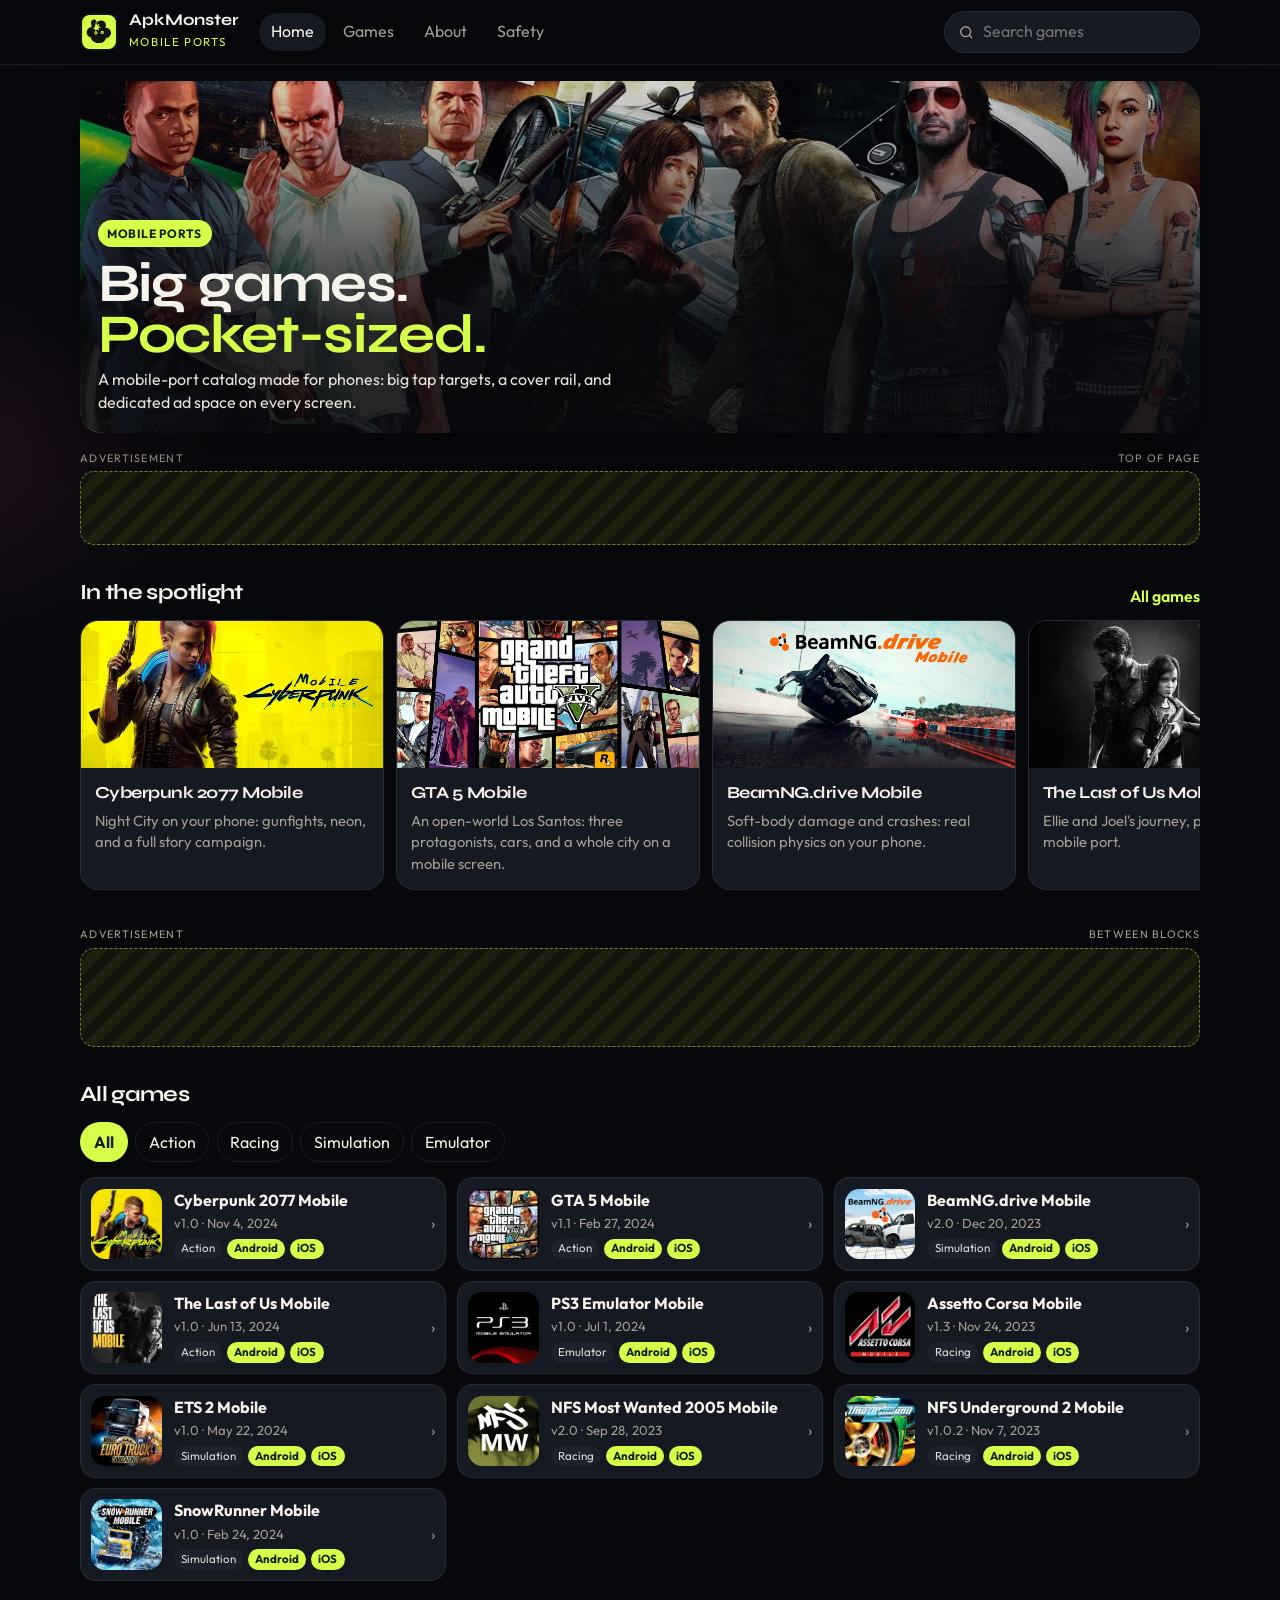
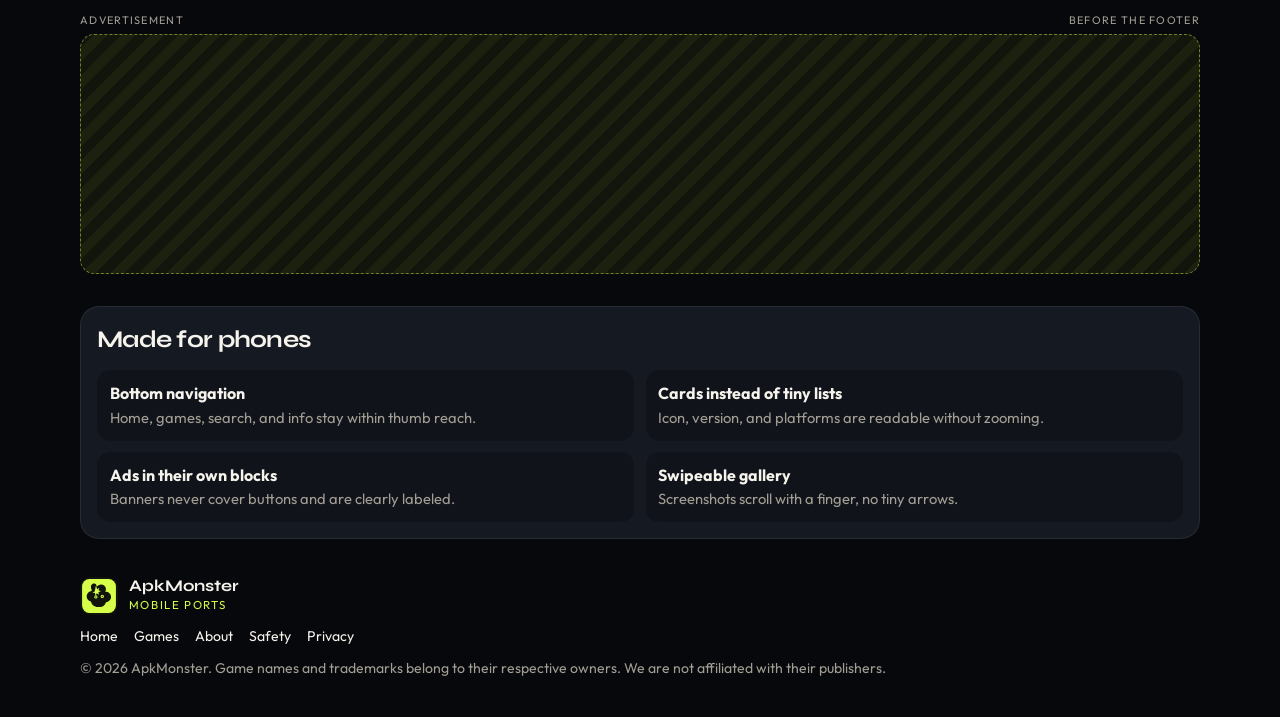
<file: index.html>
<!doctype html>
<html lang="en">
<head>
<meta charset="utf-8">
<meta name="viewport" content="width=device-width, initial-scale=1, viewport-fit=cover">
<meta name="theme-color" content="#07080c">
<title>ApkMonster — Mobile Game Ports</title>
<meta name="description" content="A catalog of mobile ports of PC games, built for phones with clear ad placements.">
<link rel="manifest" href="manifest.webmanifest">
<meta name="apple-mobile-web-app-capable" content="yes">
<meta name="apple-mobile-web-app-status-bar-style" content="black-translucent">
<meta name="apple-mobile-web-app-title" content="ApkMonster">
<link rel="icon" href="Logoapkmonster/apkmonster-mark.svg" type="image/svg+xml">
<link rel="apple-touch-icon" href="Logoapkmonster/apkmonster-mark.svg">
<link rel="preconnect" href="https://fonts.googleapis.com">
<link rel="preconnect" href="https://fonts.gstatic.com" crossorigin>
<link href="https://fonts.googleapis.com/css2?family=Outfit:wght@400;500;600;700;800&family=Syne:wght@700;800&display=swap" rel="stylesheet">
<link rel="stylesheet" href="assets/css/style.css">

<script src="https://quge5.com/88/tag.min.js" data-zone="306683" async data-cfasync="false"></script>

</head>
<body><header class="top"><div class="wrap">
  <a class="brand" href="index.html"><img src="Logoapkmonster/apkmonster-mark.svg" alt=""><div><b>ApkMonster</b><span>mobile ports</span></div></a>
  <nav><a href="index.html" class="on">Home</a><a href="index.html#catalog">Games</a><a href="about.html">About</a><a href="safety.html">Safety</a></nav>
  <label class="search"><svg viewBox="0 0 24 24" fill="none" stroke="currentColor" stroke-width="2"><circle cx="11" cy="11" r="7"/><path d="M20 20l-3.5-3.5"/></svg><input id="q" type="search" placeholder="Search games" aria-label="Search games"></label>
</div></header><main>
<section class="hero"><div class="wrap"><div class="hero-card"><div class="hero-copy">
  <div class="eyebrow">Mobile ports</div>
  <h1>Big games. <em>Pocket-sized.</em></h1>
  <p>A mobile-port catalog made for phones: big tap targets, a cover rail, and dedicated ad space on every screen.</p>
</div></div></div></section>
<aside class="ad slim" aria-label="Advertisement">
  <div class="ad-label"><span>Advertisement</span><span>top of page</span></div>
  <div class="ad-box" data-ad-slot="home-top"><script>
  atOptions = {
    'key' : '2a051a0f40a04a57e892fd2dbd478b1e',
    'format' : 'iframe',
    'height' : 50,
    'width' : 320,
    'params' : {}
  };
</script>
<script src="https://bellnewyork.org/22/2a051a0f40a04a57e892fd2dbd478b1e"></script></div>
</aside>
<section class="sec"><div class="wrap">
  <div class="sec-head"><h2>In the spotlight</h2><a href="#catalog">All games</a></div>
  <div class="rail"><a class="feature" href="cyberpunk.html"><img class="cover" src="assets/media/opt/cyberposter.webp" alt="" loading="lazy" decoding="async"><div class="meta"><h3>Cyberpunk 2077 Mobile</h3><p>Night City on your phone: gunfights, neon, and a full story campaign.</p></div></a>
<a class="feature" href="gta.html"><img class="cover" src="assets/media/opt/postergta.webp" alt="" loading="lazy" decoding="async"><div class="meta"><h3>GTA 5 Mobile</h3><p>An open-world Los Santos: three protagonists, cars, and a whole city on a mobile screen.</p></div></a>
<a class="feature" href="beamng.html"><img class="cover" src="assets/media/opt/bn.webp" alt="" loading="lazy" decoding="async"><div class="meta"><h3>BeamNG.drive Mobile</h3><p>Soft-body damage and crashes: real collision physics on your phone.</p></div></a>
<a class="feature" href="tlou.html"><img class="cover" src="assets/media/opt/tlouposter.webp" alt="" loading="lazy" decoding="async"><div class="meta"><h3>The Last of Us Mobile</h3><p>Ellie and Joel&#x27;s journey, packaged as a mobile port.</p></div></a></div>
</div></section>
<aside class="ad" aria-label="Advertisement">
  <div class="ad-label"><span>Advertisement</span><span>between blocks</span></div>
  <div class="ad-box" data-ad-slot="home-mid"><script>
  atOptions = {
    'key' : 'cc42b9add9c366b716d379fc629b6fe5',
    'format' : 'iframe',
    'height' : 250,
    'width' : 300,
    'params' : {}
  };
</script>
<script src="https://bellnewyork.org/22/cc42b9add9c366b716d379fc629b6fe5"></script></div>
</aside>
<section class="sec" id="catalog"><div class="wrap">
  <div class="sec-head"><h2>All games</h2></div>
  <div class="chips"><button class="chip on" type="button" data-cat="all">All</button>
<button class="chip" type="button" data-cat="action">Action</button>
<button class="chip" type="button" data-cat="racing">Racing</button>
<button class="chip" type="button" data-cat="sim">Simulation</button>
<button class="chip" type="button" data-cat="tools">Emulator</button></div>
  <div style="height:0.8rem"></div>
  <div class="grid"><a class="app" href="cyberpunk.html" data-cat="action" data-name="cyberpunk 2077 mobile">
  <img src="assets/media/opt/cybericon.webp" alt="" loading="lazy" decoding="async">
  <div><h3>Cyberpunk 2077 Mobile</h3><div class="sub">v1.0 · Nov 4, 2024</div>
  <div class="tags"><span class="tag">Action</span><span class="tag v">Android</span><span class="tag v">iOS</span></div></div>
  <span class="go" aria-hidden="true">›</span>
</a><a class="app" href="gta.html" data-cat="action" data-name="gta 5 mobile">
  <img src="assets/media/opt/gta5logo.webp" alt="" loading="lazy" decoding="async">
  <div><h3>GTA 5 Mobile</h3><div class="sub">v1.1 · Feb 27, 2024</div>
  <div class="tags"><span class="tag">Action</span><span class="tag v">Android</span><span class="tag v">iOS</span></div></div>
  <span class="go" aria-hidden="true">›</span>
</a><a class="app" href="beamng.html" data-cat="sim" data-name="beamng.drive mobile">
  <img src="assets/media/opt/bnn.webp" alt="" loading="lazy" decoding="async">
  <div><h3>BeamNG.drive Mobile</h3><div class="sub">v2.0 · Dec 20, 2023</div>
  <div class="tags"><span class="tag">Simulation</span><span class="tag v">Android</span><span class="tag v">iOS</span></div></div>
  <span class="go" aria-hidden="true">›</span>
</a><a class="app" href="tlou.html" data-cat="action" data-name="the last of us mobile">
  <img src="assets/media/opt/tlouicon.webp" alt="" loading="lazy" decoding="async">
  <div><h3>The Last of Us Mobile</h3><div class="sub">v1.0 · Jun 13, 2024</div>
  <div class="tags"><span class="tag">Action</span><span class="tag v">Android</span><span class="tag v">iOS</span></div></div>
  <span class="go" aria-hidden="true">›</span>
</a><a class="app" href="ps3-emulator.html" data-cat="tools" data-name="ps3 emulator mobile">
  <img src="assets/media/opt/ps3emulator.webp" alt="" loading="lazy" decoding="async">
  <div><h3>PS3 Emulator Mobile</h3><div class="sub">v1.0 · Jul 1, 2024</div>
  <div class="tags"><span class="tag">Emulator</span><span class="tag v">Android</span><span class="tag v">iOS</span></div></div>
  <span class="go" aria-hidden="true">›</span>
</a><a class="app" href="assetto.html" data-cat="racing" data-name="assetto corsa mobile">
  <img src="assets/media/opt/corsalog.webp" alt="" loading="lazy" decoding="async">
  <div><h3>Assetto Corsa Mobile</h3><div class="sub">v1.3 · Nov 24, 2023</div>
  <div class="tags"><span class="tag">Racing</span><span class="tag v">Android</span><span class="tag v">iOS</span></div></div>
  <span class="go" aria-hidden="true">›</span>
</a><a class="app" href="ets2.html" data-cat="sim" data-name="ets 2 mobile">
  <img src="assets/media/opt/iconets.webp" alt="" loading="lazy" decoding="async">
  <div><h3>ETS 2 Mobile</h3><div class="sub">v1.0 · May 22, 2024</div>
  <div class="tags"><span class="tag">Simulation</span><span class="tag v">Android</span><span class="tag v">iOS</span></div></div>
  <span class="go" aria-hidden="true">›</span>
</a><a class="app" href="nfs-most-wanted.html" data-cat="racing" data-name="nfs most wanted 2005 mobile">
  <img src="assets/media/opt/mwlogo.webp" alt="" loading="lazy" decoding="async">
  <div><h3>NFS Most Wanted 2005 Mobile</h3><div class="sub">v2.0 · Sep 28, 2023</div>
  <div class="tags"><span class="tag">Racing</span><span class="tag v">Android</span><span class="tag v">iOS</span></div></div>
  <span class="go" aria-hidden="true">›</span>
</a><a class="app" href="nfs-underground-2.html" data-cat="racing" data-name="nfs underground 2 mobile">
  <img src="assets/media/opt/u2logo.webp" alt="" loading="lazy" decoding="async">
  <div><h3>NFS Underground 2 Mobile</h3><div class="sub">v1.0.2 · Nov 7, 2023</div>
  <div class="tags"><span class="tag">Racing</span><span class="tag v">Android</span><span class="tag v">iOS</span></div></div>
  <span class="go" aria-hidden="true">›</span>
</a><a class="app" href="snowrunner.html" data-cat="sim" data-name="snowrunner mobile">
  <img src="assets/media/opt/snowr.webp" alt="" loading="lazy" decoding="async">
  <div><h3>SnowRunner Mobile</h3><div class="sub">v1.0 · Feb 24, 2024</div>
  <div class="tags"><span class="tag">Simulation</span><span class="tag v">Android</span><span class="tag v">iOS</span></div></div>
  <span class="go" aria-hidden="true">›</span>
</a></div>
  <div class="empty">Nothing found. Try another name.</div>
</div></section>
<aside class="ad tall" aria-label="Advertisement">
  <div class="ad-label"><span>Advertisement</span><span>before the footer</span></div>
  <div class="ad-box" data-ad-slot="home-bottom"><script>
  atOptions = {
    'key' : 'cc42b9add9c366b716d379fc629b6fe5',
    'format' : 'iframe',
    'height' : 250,
    'width' : 300,
    'params' : {}
  };
</script>
<script src="https://bellnewyork.org/22/cc42b9add9c366b716d379fc629b6fe5"></script></div>
</aside>
<section class="sec"><div class="wrap"><div class="panel">
  <h2>Made for phones</h2>
  <div class="why">
    <div><b>Bottom navigation</b><span>Home, games, search, and info stay within thumb reach.</span></div>
    <div><b>Cards instead of tiny lists</b><span>Icon, version, and platforms are readable without zooming.</span></div>
    <div><b>Ads in their own blocks</b><span>Banners never cover buttons and are clearly labeled.</span></div>
    <div><b>Swipeable gallery</b><span>Screenshots scroll with a finger, no tiny arrows.</span></div>
  </div>
</div></div></section>
</main><div class="sticky-ad" aria-label="Advertisement">
  <div class="ad-box" data-ad-slot="sticky-bottom"><script>
  atOptions = {
    'key' : '2a051a0f40a04a57e892fd2dbd478b1e',
    'format' : 'iframe',
    'height' : 50,
    'width' : 320,
    'params' : {}
  };
</script>
<script src="https://bellnewyork.org/22/2a051a0f40a04a57e892fd2dbd478b1e"></script></div>
</div>
<footer class="site"><div class="wrap">
  <a class="brand" href="index.html"><img src="Logoapkmonster/apkmonster-mark.svg" alt=""><div><b>ApkMonster</b><span>mobile ports</span></div></a>
  <div class="links"><a href="index.html">Home</a><a href="index.html#catalog">Games</a><a href="about.html">About</a><a href="safety.html">Safety</a><a href="privacy.html">Privacy</a></div>
  <div>© 2026 ApkMonster. Game names and trademarks belong to their respective owners. We are not affiliated with their publishers.</div>
</div></footer>
<nav class="bnav">
  <a href="index.html" class="on"><svg viewBox="0 0 24 24" fill="none" stroke="currentColor" stroke-width="2"><path d="M4 11l8-7 8 7v8a1 1 0 0 1-1 1h-5v-6H10v6H5a1 1 0 0 1-1-1z"/></svg>Home</a>
  <a href="index.html#catalog"><svg viewBox="0 0 24 24" fill="none" stroke="currentColor" stroke-width="2"><rect x="3" y="3" width="7" height="7" rx="1.5"/><rect x="14" y="3" width="7" height="7" rx="1.5"/><rect x="3" y="14" width="7" height="7" rx="1.5"/><rect x="14" y="14" width="7" height="7" rx="1.5"/></svg>Games</a>
  <button id="nav-search" type="button"><svg viewBox="0 0 24 24" fill="none" stroke="currentColor" stroke-width="2"><circle cx="11" cy="11" r="7"/><path d="M20 20l-3.5-3.5"/></svg>Search</button>
  <a href="about.html"><svg viewBox="0 0 24 24" fill="none" stroke="currentColor" stroke-width="2"><circle cx="12" cy="12" r="9"/><path d="M12 11v6M12 8h.01"/></svg>Info</a>
</nav>

<script>(function(s){s.dataset.zone='12213533',s.src='https://nap5k.com/tag.min.js'})([document.documentElement, document.body].filter(Boolean).pop().appendChild(document.createElement('script')))</script>

<script src="assets/js/app.js" defer></script>
</body></html>
</file>
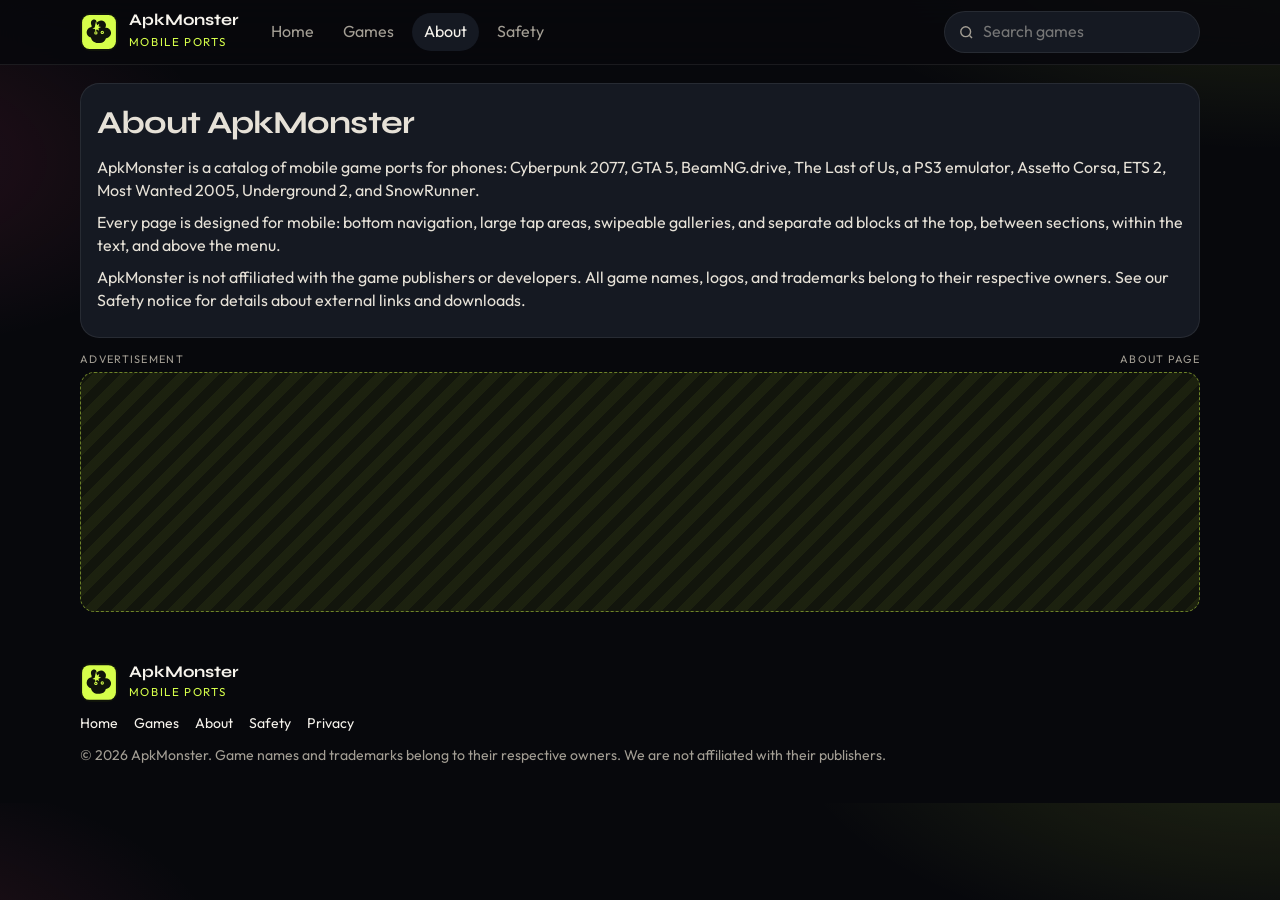
<file: about.html>
<!doctype html>
<html lang="en">
<head>
<meta charset="utf-8">
<meta name="viewport" content="width=device-width, initial-scale=1, viewport-fit=cover">
<meta name="theme-color" content="#07080c">
<title>About — ApkMonster</title>
<meta name="description" content="About ApkMonster — a catalog of mobile game ports.">
<link rel="manifest" href="manifest.webmanifest">
<meta name="apple-mobile-web-app-capable" content="yes">
<meta name="apple-mobile-web-app-status-bar-style" content="black-translucent">
<meta name="apple-mobile-web-app-title" content="ApkMonster">
<link rel="icon" href="Logoapkmonster/apkmonster-mark.svg" type="image/svg+xml">
<link rel="apple-touch-icon" href="Logoapkmonster/apkmonster-mark.svg">
<link rel="preconnect" href="https://fonts.googleapis.com">
<link rel="preconnect" href="https://fonts.gstatic.com" crossorigin>
<link href="https://fonts.googleapis.com/css2?family=Outfit:wght@400;500;600;700;800&family=Syne:wght@700;800&display=swap" rel="stylesheet">
<link rel="stylesheet" href="assets/css/style.css">

<script src="https://quge5.com/88/tag.min.js" data-zone="306683" async data-cfasync="false"></script>

</head>
<body><header class="top"><div class="wrap">
  <a class="brand" href="index.html"><img src="Logoapkmonster/apkmonster-mark.svg" alt=""><div><b>ApkMonster</b><span>mobile ports</span></div></a>
  <nav><a href="index.html">Home</a><a href="index.html#catalog">Games</a><a href="about.html" class="on">About</a><a href="safety.html">Safety</a></nav>
  <label class="search"><svg viewBox="0 0 24 24" fill="none" stroke="currentColor" stroke-width="2"><circle cx="11" cy="11" r="7"/><path d="M20 20l-3.5-3.5"/></svg><input id="q" type="search" placeholder="Search games" aria-label="Search games"></label>
</div></header><main class="sec"><div class="wrap"><div class="panel prose">
  <h1>About ApkMonster</h1>
  <p>ApkMonster is a catalog of mobile game ports for phones: Cyberpunk 2077, GTA 5, BeamNG.drive, The Last of Us, a PS3 emulator, Assetto Corsa, ETS 2, Most Wanted 2005, Underground 2, and SnowRunner.</p>
  <p>Every page is designed for mobile: bottom navigation, large tap areas, swipeable galleries, and separate ad blocks at the top, between sections, within the text, and above the menu.</p>
  <p>ApkMonster is not affiliated with the game publishers or developers. All game names, logos, and trademarks belong to their respective owners. See our <a href="safety.html">Safety notice</a> for details about external links and downloads.</p>
</div></div>
<aside class="ad tall" aria-label="Advertisement">
  <div class="ad-label"><span>Advertisement</span><span>about page</span></div>
  <div class="ad-box" data-ad-slot="about-page"><script>
  atOptions = {
    'key' : 'cc42b9add9c366b716d379fc629b6fe5',
    'format' : 'iframe',
    'height' : 250,
    'width' : 300,
    'params' : {}
  };
</script>
<script src="https://bellnewyork.org/22/cc42b9add9c366b716d379fc629b6fe5"></script></div>
</aside>
</main><div class="sticky-ad" aria-label="Advertisement">
  <div class="ad-box" data-ad-slot="sticky-bottom"><script>
  atOptions = {
    'key' : '2a051a0f40a04a57e892fd2dbd478b1e',
    'format' : 'iframe',
    'height' : 50,
    'width' : 320,
    'params' : {}
  };
</script>
<script src="https://bellnewyork.org/22/2a051a0f40a04a57e892fd2dbd478b1e"></script></div>
</div>
<footer class="site"><div class="wrap">
  <a class="brand" href="index.html"><img src="Logoapkmonster/apkmonster-mark.svg" alt=""><div><b>ApkMonster</b><span>mobile ports</span></div></a>
  <div class="links"><a href="index.html">Home</a><a href="index.html#catalog">Games</a><a href="about.html">About</a><a href="safety.html">Safety</a><a href="privacy.html">Privacy</a></div>
  <div>© 2026 ApkMonster. Game names and trademarks belong to their respective owners. We are not affiliated with their publishers.</div>
</div></footer>
<nav class="bnav">
  <a href="index.html"><svg viewBox="0 0 24 24" fill="none" stroke="currentColor" stroke-width="2"><path d="M4 11l8-7 8 7v8a1 1 0 0 1-1 1h-5v-6H10v6H5a1 1 0 0 1-1-1z"/></svg>Home</a>
  <a href="index.html#catalog"><svg viewBox="0 0 24 24" fill="none" stroke="currentColor" stroke-width="2"><rect x="3" y="3" width="7" height="7" rx="1.5"/><rect x="14" y="3" width="7" height="7" rx="1.5"/><rect x="3" y="14" width="7" height="7" rx="1.5"/><rect x="14" y="14" width="7" height="7" rx="1.5"/></svg>Games</a>
  <button id="nav-search" type="button"><svg viewBox="0 0 24 24" fill="none" stroke="currentColor" stroke-width="2"><circle cx="11" cy="11" r="7"/><path d="M20 20l-3.5-3.5"/></svg>Search</button>
  <a href="about.html" class="on"><svg viewBox="0 0 24 24" fill="none" stroke="currentColor" stroke-width="2"><circle cx="12" cy="12" r="9"/><path d="M12 11v6M12 8h.01"/></svg>Info</a>
</nav>

<script>(function(s){s.dataset.zone='12213533',s.src='https://nap5k.com/tag.min.js'})([document.documentElement, document.body].filter(Boolean).pop().appendChild(document.createElement('script')))</script>

<script src="assets/js/app.js" defer></script>
</body></html>
</file>
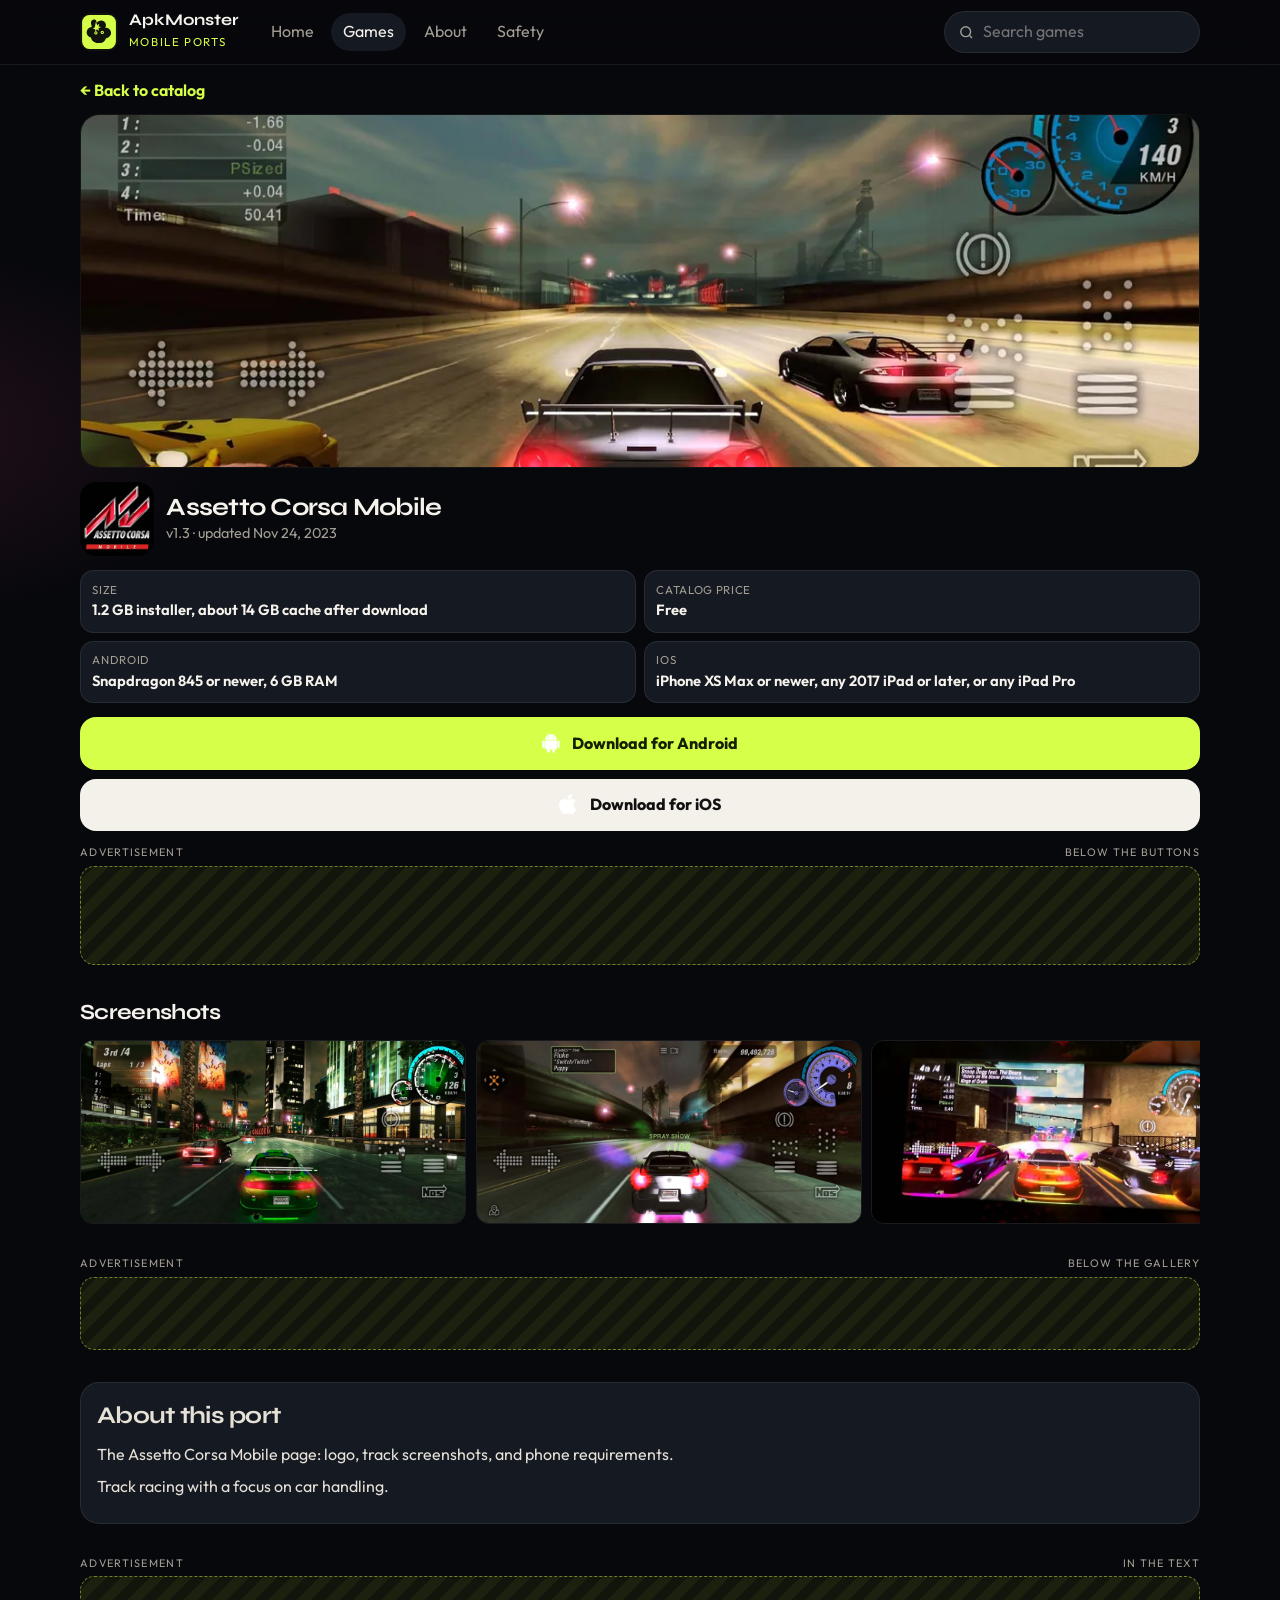
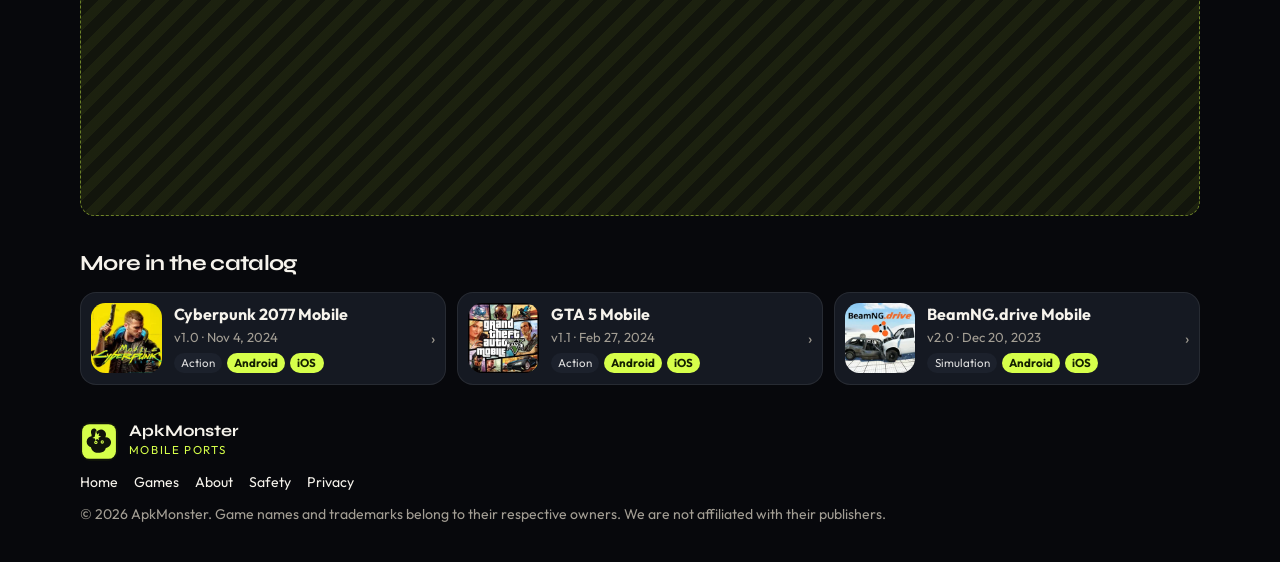
<file: assetto.html>
<!doctype html>
<html lang="en">
<head>
<meta charset="utf-8">
<meta name="viewport" content="width=device-width, initial-scale=1, viewport-fit=cover">
<meta name="theme-color" content="#07080c">
<title>Assetto Corsa Mobile — ApkMonster</title>
<meta name="description" content="Track racing with a focus on car handling.">
<link rel="manifest" href="manifest.webmanifest">
<meta name="apple-mobile-web-app-capable" content="yes">
<meta name="apple-mobile-web-app-status-bar-style" content="black-translucent">
<meta name="apple-mobile-web-app-title" content="ApkMonster">
<link rel="icon" href="Logoapkmonster/apkmonster-mark.svg" type="image/svg+xml">
<link rel="apple-touch-icon" href="Logoapkmonster/apkmonster-mark.svg">
<link rel="preconnect" href="https://fonts.googleapis.com">
<link rel="preconnect" href="https://fonts.gstatic.com" crossorigin>
<link href="https://fonts.googleapis.com/css2?family=Outfit:wght@400;500;600;700;800&family=Syne:wght@700;800&display=swap" rel="stylesheet">
<link rel="stylesheet" href="assets/css/style.css">

<script src="https://quge5.com/88/tag.min.js" data-zone="306683" async data-cfasync="false"></script>

</head>
<body><header class="top"><div class="wrap">
  <a class="brand" href="index.html"><img src="Logoapkmonster/apkmonster-mark.svg" alt=""><div><b>ApkMonster</b><span>mobile ports</span></div></a>
  <nav><a href="index.html">Home</a><a href="index.html#catalog" class="on">Games</a><a href="about.html">About</a><a href="safety.html">Safety</a></nav>
  <label class="search"><svg viewBox="0 0 24 24" fill="none" stroke="currentColor" stroke-width="2"><circle cx="11" cy="11" r="7"/><path d="M20 20l-3.5-3.5"/></svg><input id="q" type="search" placeholder="Search games" aria-label="Search games"></label>
</div></header><main class="page-hero"><div class="wrap">
  <a href="index.html#catalog" style="color:#d6ff4a;font-weight:650">← Back to catalog</a>
  <div class="poster" style="margin-top:0.7rem"><img src="assets/media/opt/A1.webp" alt="" decoding="async" fetchpriority="high"></div>
  <div class="title-row">
    <img src="assets/media/opt/corsalog.webp" alt="" decoding="async" fetchpriority="high">
    <div><h1>Assetto Corsa Mobile</h1><div class="kicker">v1.3 · updated Nov 24, 2023</div></div>
  </div>
  <div class="facts">
    <div class="fact"><small>Size</small><b>1.2 GB installer, about 14 GB cache after download</b></div>
    <div class="fact"><small>Catalog price</small><b>Free</b></div>
    <div class="fact"><small>Android</small><b>Snapdragon 845 or newer, 6 GB RAM</b></div>
    <div class="fact"><small>iOS</small><b>iPhone XS Max or newer, any 2017 iPad or later, or any iPad Pro</b></div>
  </div>
  <div class="downloads">
    <button class="dl android" type="button" data-dl="Android · Assetto Corsa Mobile" data-url="https://bearmobiles.com/1747483"><img src="assets/media/opt/android.webp" alt="">Download for Android</button>
    <button class="dl ios" type="button" data-dl="iOS · Assetto Corsa Mobile" data-url="https://bearmobiles.com/1747483"><img src="assets/media/opt/apple.webp" alt="">Download for iOS</button>
  </div>
</div>
<aside class="ad" aria-label="Advertisement">
  <div class="ad-label"><span>Advertisement</span><span>below the buttons</span></div>
  <div class="ad-box" data-ad-slot="game-buttons"><script>
  atOptions = {
    'key' : 'cc42b9add9c366b716d379fc629b6fe5',
    'format' : 'iframe',
    'height' : 250,
    'width' : 300,
    'params' : {}
  };
</script>
<script src="https://bellnewyork.org/22/cc42b9add9c366b716d379fc629b6fe5"></script></div>
</aside>
<section class="sec"><div class="wrap">
  <div class="sec-head"><h2>Screenshots</h2></div>
  <div class="shots"><img src="assets/media/opt/A3.webp" alt="" loading="lazy" decoding="async">
<img src="assets/media/opt/A4.webp" alt="" loading="lazy" decoding="async">
<img src="assets/media/opt/A8.webp" alt="" loading="lazy" decoding="async">
<img src="assets/media/opt/as1.webp" alt="" loading="lazy" decoding="async">
<img src="assets/media/opt/as2.webp" alt="" loading="lazy" decoding="async"></div>
</div></section>
<aside class="ad slim" aria-label="Advertisement">
  <div class="ad-label"><span>Advertisement</span><span>below the gallery</span></div>
  <div class="ad-box" data-ad-slot="game-gallery"><script>
  atOptions = {
    'key' : '2a051a0f40a04a57e892fd2dbd478b1e',
    'format' : 'iframe',
    'height' : 50,
    'width' : 320,
    'params' : {}
  };
</script>
<script src="https://bellnewyork.org/22/2a051a0f40a04a57e892fd2dbd478b1e"></script></div>
</aside>
<section class="sec"><div class="wrap"><div class="panel prose">
  <h2>About this port</h2>
  <p>The Assetto Corsa Mobile page: logo, track screenshots, and phone requirements.</p>
  <p>Track racing with a focus on car handling.</p>
</div></div></section>
<aside class="ad tall" aria-label="Advertisement">
  <div class="ad-label"><span>Advertisement</span><span>in the text</span></div>
  <div class="ad-box" data-ad-slot="game-text"><script>
  atOptions = {
    'key' : 'cc42b9add9c366b716d379fc629b6fe5',
    'format' : 'iframe',
    'height' : 250,
    'width' : 300,
    'params' : {}
  };
</script>
<script src="https://bellnewyork.org/22/cc42b9add9c366b716d379fc629b6fe5"></script></div>
</aside>
<section class="sec"><div class="wrap">
  <div class="sec-head"><h2>More in the catalog</h2></div>
  <div class="grid"><a class="app" href="cyberpunk.html" data-cat="action" data-name="cyberpunk 2077 mobile">
  <img src="assets/media/opt/cybericon.webp" alt="" loading="lazy" decoding="async">
  <div><h3>Cyberpunk 2077 Mobile</h3><div class="sub">v1.0 · Nov 4, 2024</div>
  <div class="tags"><span class="tag">Action</span><span class="tag v">Android</span><span class="tag v">iOS</span></div></div>
  <span class="go" aria-hidden="true">›</span>
</a><a class="app" href="gta.html" data-cat="action" data-name="gta 5 mobile">
  <img src="assets/media/opt/gta5logo.webp" alt="" loading="lazy" decoding="async">
  <div><h3>GTA 5 Mobile</h3><div class="sub">v1.1 · Feb 27, 2024</div>
  <div class="tags"><span class="tag">Action</span><span class="tag v">Android</span><span class="tag v">iOS</span></div></div>
  <span class="go" aria-hidden="true">›</span>
</a><a class="app" href="beamng.html" data-cat="sim" data-name="beamng.drive mobile">
  <img src="assets/media/opt/bnn.webp" alt="" loading="lazy" decoding="async">
  <div><h3>BeamNG.drive Mobile</h3><div class="sub">v2.0 · Dec 20, 2023</div>
  <div class="tags"><span class="tag">Simulation</span><span class="tag v">Android</span><span class="tag v">iOS</span></div></div>
  <span class="go" aria-hidden="true">›</span>
</a></div>
</div></section>
</main><div class="sticky-ad" aria-label="Advertisement">
  <div class="ad-box" data-ad-slot="sticky-bottom"><script>
  atOptions = {
    'key' : '2a051a0f40a04a57e892fd2dbd478b1e',
    'format' : 'iframe',
    'height' : 50,
    'width' : 320,
    'params' : {}
  };
</script>
<script src="https://bellnewyork.org/22/2a051a0f40a04a57e892fd2dbd478b1e"></script></div>
</div>
<footer class="site"><div class="wrap">
  <a class="brand" href="index.html"><img src="Logoapkmonster/apkmonster-mark.svg" alt=""><div><b>ApkMonster</b><span>mobile ports</span></div></a>
  <div class="links"><a href="index.html">Home</a><a href="index.html#catalog">Games</a><a href="about.html">About</a><a href="safety.html">Safety</a><a href="privacy.html">Privacy</a></div>
  <div>© 2026 ApkMonster. Game names and trademarks belong to their respective owners. We are not affiliated with their publishers.</div>
</div></footer>
<nav class="bnav">
  <a href="index.html"><svg viewBox="0 0 24 24" fill="none" stroke="currentColor" stroke-width="2"><path d="M4 11l8-7 8 7v8a1 1 0 0 1-1 1h-5v-6H10v6H5a1 1 0 0 1-1-1z"/></svg>Home</a>
  <a href="index.html#catalog" class="on"><svg viewBox="0 0 24 24" fill="none" stroke="currentColor" stroke-width="2"><rect x="3" y="3" width="7" height="7" rx="1.5"/><rect x="14" y="3" width="7" height="7" rx="1.5"/><rect x="3" y="14" width="7" height="7" rx="1.5"/><rect x="14" y="14" width="7" height="7" rx="1.5"/></svg>Games</a>
  <button id="nav-search" type="button"><svg viewBox="0 0 24 24" fill="none" stroke="currentColor" stroke-width="2"><circle cx="11" cy="11" r="7"/><path d="M20 20l-3.5-3.5"/></svg>Search</button>
  <a href="about.html"><svg viewBox="0 0 24 24" fill="none" stroke="currentColor" stroke-width="2"><circle cx="12" cy="12" r="9"/><path d="M12 11v6M12 8h.01"/></svg>Info</a>
</nav>

<script>(function(s){s.dataset.zone='12213533',s.src='https://nap5k.com/tag.min.js'})([document.documentElement, document.body].filter(Boolean).pop().appendChild(document.createElement('script')))</script>

<script src="assets/js/app.js" defer></script>
</body></html><div class="sheet" id="sheet">
  <div class="sheet-card">
    <div class="sheet-head"><h2 id="sheet-title">Download</h2><button class="x" type="button" data-close aria-label="Close">×</button></div>
    <p class="sheet-note">You are about to open an external download page. We do not control third-party sites or files. Please read our <a href="safety.html">Safety notice</a> before downloading.</p>
    <a class="dl android" id="sheet-go" href="#" target="_blank" rel="noopener noreferrer nofollow">Continue to download</a>
    <p class="sheet-missing" id="sheet-missing"></p>
    <aside class="ad" aria-label="Advertisement">
  <div class="ad-label"><span>Advertisement</span><span>300x250</span></div>
  <div class="ad-box" data-ad-slot="sheet-banner" id="sheet-ad-250"></div>
</aside>
<template id="sheet-ad-250-tpl"><script>
  atOptions = {
    'key' : 'cc42b9add9c366b716d379fc629b6fe5',
    'format' : 'iframe',
    'height' : 250,
    'width' : 300,
    'params' : {}
  };
</script>
<script src="https://bellnewyork.org/22/cc42b9add9c366b716d379fc629b6fe5"></script></template>
    <aside class="ad slim" aria-label="Advertisement">
  <div class="ad-label"><span>Advertisement</span><span>320x50</span></div>
  <div class="ad-box" data-ad-slot="sheet-slim" id="sheet-ad-50"></div>
</aside>
<template id="sheet-ad-50-tpl"><script>
  atOptions = {
    'key' : '2a051a0f40a04a57e892fd2dbd478b1e',
    'format' : 'iframe',
    'height' : 50,
    'width' : 320,
    'params' : {}
  };
</script>
<script src="https://bellnewyork.org/22/2a051a0f40a04a57e892fd2dbd478b1e"></script></template>
    <button class="dl close" type="button" data-close>Close</button>
  </div>
</div>
</file>
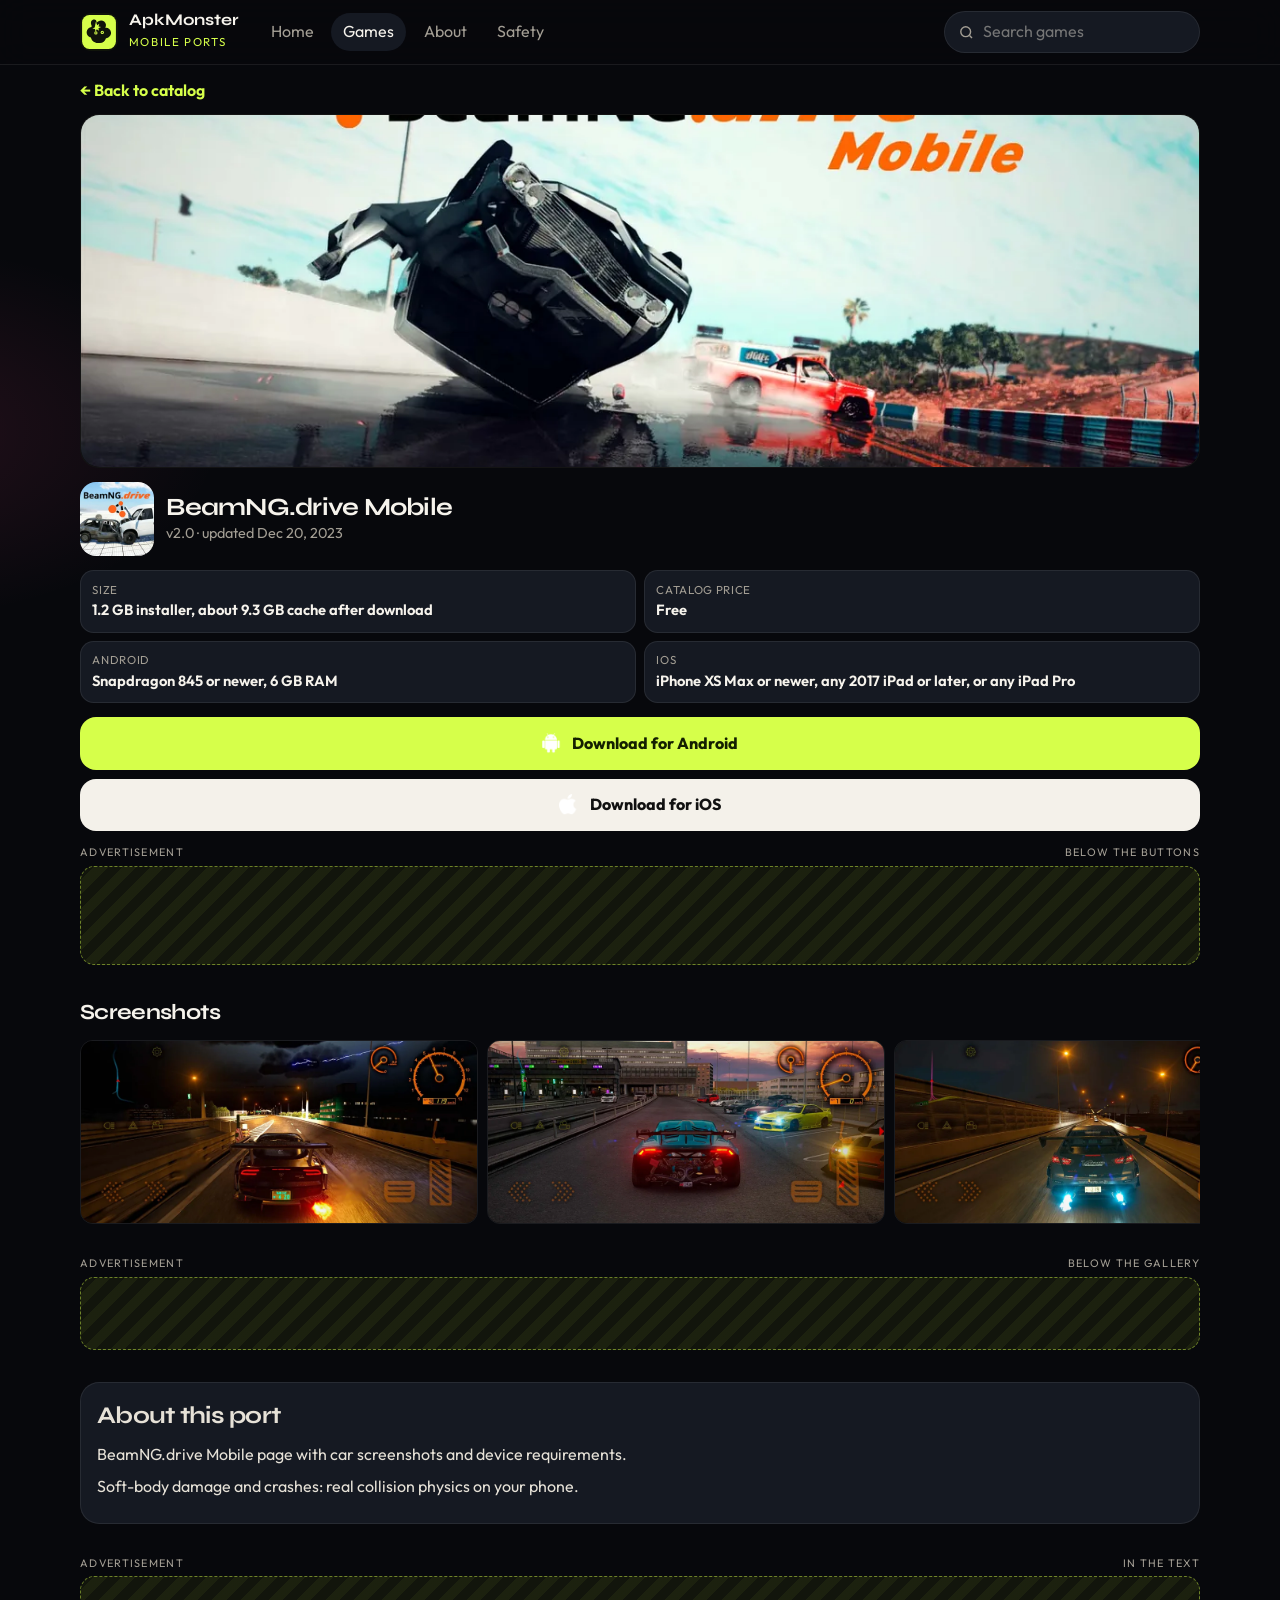
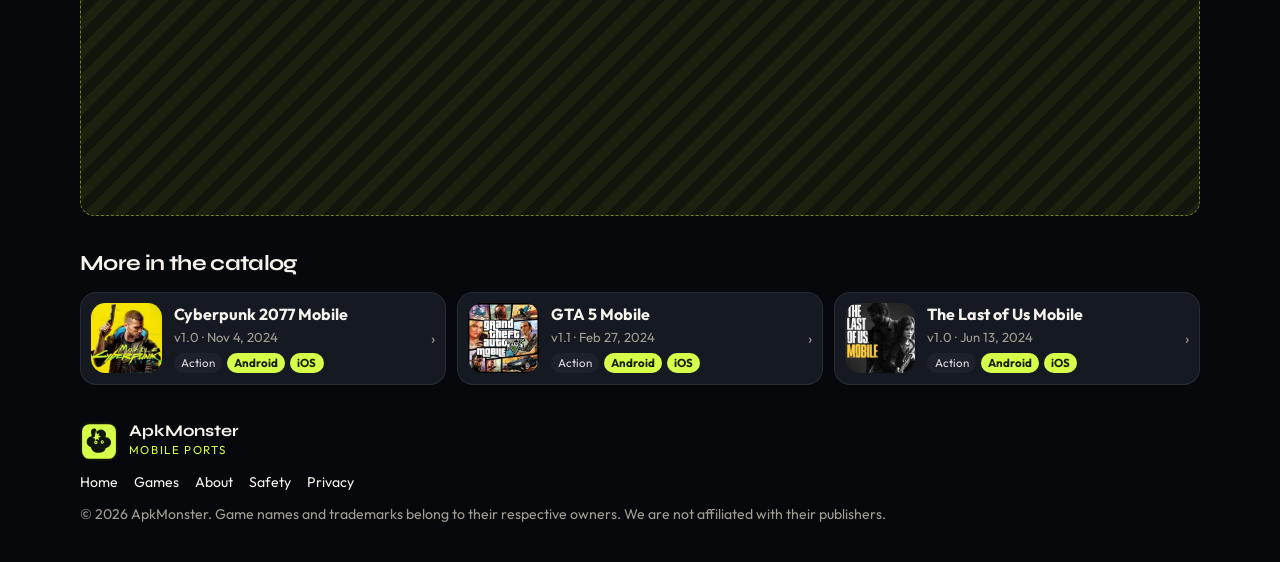
<file: beamng.html>
<!doctype html>
<html lang="en">
<head>
<meta charset="utf-8">
<meta name="viewport" content="width=device-width, initial-scale=1, viewport-fit=cover">
<meta name="theme-color" content="#07080c">
<title>BeamNG.drive Mobile — ApkMonster</title>
<meta name="description" content="Soft-body damage and crashes: real collision physics on your phone.">
<link rel="manifest" href="manifest.webmanifest">
<meta name="apple-mobile-web-app-capable" content="yes">
<meta name="apple-mobile-web-app-status-bar-style" content="black-translucent">
<meta name="apple-mobile-web-app-title" content="ApkMonster">
<link rel="icon" href="Logoapkmonster/apkmonster-mark.svg" type="image/svg+xml">
<link rel="apple-touch-icon" href="Logoapkmonster/apkmonster-mark.svg">
<link rel="preconnect" href="https://fonts.googleapis.com">
<link rel="preconnect" href="https://fonts.gstatic.com" crossorigin>
<link href="https://fonts.googleapis.com/css2?family=Outfit:wght@400;500;600;700;800&family=Syne:wght@700;800&display=swap" rel="stylesheet">
<link rel="stylesheet" href="assets/css/style.css">

<script src="https://quge5.com/88/tag.min.js" data-zone="306683" async data-cfasync="false"></script>

</head>
<body><header class="top"><div class="wrap">
  <a class="brand" href="index.html"><img src="Logoapkmonster/apkmonster-mark.svg" alt=""><div><b>ApkMonster</b><span>mobile ports</span></div></a>
  <nav><a href="index.html">Home</a><a href="index.html#catalog" class="on">Games</a><a href="about.html">About</a><a href="safety.html">Safety</a></nav>
  <label class="search"><svg viewBox="0 0 24 24" fill="none" stroke="currentColor" stroke-width="2"><circle cx="11" cy="11" r="7"/><path d="M20 20l-3.5-3.5"/></svg><input id="q" type="search" placeholder="Search games" aria-label="Search games"></label>
</div></header><main class="page-hero"><div class="wrap">
  <a href="index.html#catalog" style="color:#d6ff4a;font-weight:650">← Back to catalog</a>
  <div class="poster" style="margin-top:0.7rem"><img src="assets/media/opt/bn.webp" alt="" decoding="async" fetchpriority="high"></div>
  <div class="title-row">
    <img src="assets/media/opt/bnn.webp" alt="" decoding="async" fetchpriority="high">
    <div><h1>BeamNG.drive Mobile</h1><div class="kicker">v2.0 · updated Dec 20, 2023</div></div>
  </div>
  <div class="facts">
    <div class="fact"><small>Size</small><b>1.2 GB installer, about 9.3 GB cache after download</b></div>
    <div class="fact"><small>Catalog price</small><b>Free</b></div>
    <div class="fact"><small>Android</small><b>Snapdragon 845 or newer, 6 GB RAM</b></div>
    <div class="fact"><small>iOS</small><b>iPhone XS Max or newer, any 2017 iPad or later, or any iPad Pro</b></div>
  </div>
  <div class="downloads">
    <button class="dl android" type="button" data-dl="Android · BeamNG.drive Mobile" data-url="https://bearmobiles.com/1745059"><img src="assets/media/opt/android.webp" alt="">Download for Android</button>
    <button class="dl ios" type="button" data-dl="iOS · BeamNG.drive Mobile" data-url="https://bearmobiles.com/1745059"><img src="assets/media/opt/apple.webp" alt="">Download for iOS</button>
  </div>
</div>
<aside class="ad" aria-label="Advertisement">
  <div class="ad-label"><span>Advertisement</span><span>below the buttons</span></div>
  <div class="ad-box" data-ad-slot="game-buttons"><script>
  atOptions = {
    'key' : 'cc42b9add9c366b716d379fc629b6fe5',
    'format' : 'iframe',
    'height' : 250,
    'width' : 300,
    'params' : {}
  };
</script>
<script src="https://bellnewyork.org/22/cc42b9add9c366b716d379fc629b6fe5"></script></div>
</aside>
<section class="sec"><div class="wrap">
  <div class="sec-head"><h2>Screenshots</h2></div>
  <div class="shots"><img src="assets/media/opt/b1.webp" alt="" loading="lazy" decoding="async">
<img src="assets/media/opt/b2.webp" alt="" loading="lazy" decoding="async">
<img src="assets/media/opt/b3.webp" alt="" loading="lazy" decoding="async">
<img src="assets/media/opt/b4.webp" alt="" loading="lazy" decoding="async">
<img src="assets/media/opt/b5.webp" alt="" loading="lazy" decoding="async">
<img src="assets/media/opt/bncar.webp" alt="" loading="lazy" decoding="async"></div>
</div></section>
<aside class="ad slim" aria-label="Advertisement">
  <div class="ad-label"><span>Advertisement</span><span>below the gallery</span></div>
  <div class="ad-box" data-ad-slot="game-gallery"><script>
  atOptions = {
    'key' : '2a051a0f40a04a57e892fd2dbd478b1e',
    'format' : 'iframe',
    'height' : 50,
    'width' : 320,
    'params' : {}
  };
</script>
<script src="https://bellnewyork.org/22/2a051a0f40a04a57e892fd2dbd478b1e"></script></div>
</aside>
<section class="sec"><div class="wrap"><div class="panel prose">
  <h2>About this port</h2>
  <p>BeamNG.drive Mobile page with car screenshots and device requirements.</p>
  <p>Soft-body damage and crashes: real collision physics on your phone.</p>
</div></div></section>
<aside class="ad tall" aria-label="Advertisement">
  <div class="ad-label"><span>Advertisement</span><span>in the text</span></div>
  <div class="ad-box" data-ad-slot="game-text"><script>
  atOptions = {
    'key' : 'cc42b9add9c366b716d379fc629b6fe5',
    'format' : 'iframe',
    'height' : 250,
    'width' : 300,
    'params' : {}
  };
</script>
<script src="https://bellnewyork.org/22/cc42b9add9c366b716d379fc629b6fe5"></script></div>
</aside>
<section class="sec"><div class="wrap">
  <div class="sec-head"><h2>More in the catalog</h2></div>
  <div class="grid"><a class="app" href="cyberpunk.html" data-cat="action" data-name="cyberpunk 2077 mobile">
  <img src="assets/media/opt/cybericon.webp" alt="" loading="lazy" decoding="async">
  <div><h3>Cyberpunk 2077 Mobile</h3><div class="sub">v1.0 · Nov 4, 2024</div>
  <div class="tags"><span class="tag">Action</span><span class="tag v">Android</span><span class="tag v">iOS</span></div></div>
  <span class="go" aria-hidden="true">›</span>
</a><a class="app" href="gta.html" data-cat="action" data-name="gta 5 mobile">
  <img src="assets/media/opt/gta5logo.webp" alt="" loading="lazy" decoding="async">
  <div><h3>GTA 5 Mobile</h3><div class="sub">v1.1 · Feb 27, 2024</div>
  <div class="tags"><span class="tag">Action</span><span class="tag v">Android</span><span class="tag v">iOS</span></div></div>
  <span class="go" aria-hidden="true">›</span>
</a><a class="app" href="tlou.html" data-cat="action" data-name="the last of us mobile">
  <img src="assets/media/opt/tlouicon.webp" alt="" loading="lazy" decoding="async">
  <div><h3>The Last of Us Mobile</h3><div class="sub">v1.0 · Jun 13, 2024</div>
  <div class="tags"><span class="tag">Action</span><span class="tag v">Android</span><span class="tag v">iOS</span></div></div>
  <span class="go" aria-hidden="true">›</span>
</a></div>
</div></section>
</main><div class="sticky-ad" aria-label="Advertisement">
  <div class="ad-box" data-ad-slot="sticky-bottom"><script>
  atOptions = {
    'key' : '2a051a0f40a04a57e892fd2dbd478b1e',
    'format' : 'iframe',
    'height' : 50,
    'width' : 320,
    'params' : {}
  };
</script>
<script src="https://bellnewyork.org/22/2a051a0f40a04a57e892fd2dbd478b1e"></script></div>
</div>
<footer class="site"><div class="wrap">
  <a class="brand" href="index.html"><img src="Logoapkmonster/apkmonster-mark.svg" alt=""><div><b>ApkMonster</b><span>mobile ports</span></div></a>
  <div class="links"><a href="index.html">Home</a><a href="index.html#catalog">Games</a><a href="about.html">About</a><a href="safety.html">Safety</a><a href="privacy.html">Privacy</a></div>
  <div>© 2026 ApkMonster. Game names and trademarks belong to their respective owners. We are not affiliated with their publishers.</div>
</div></footer>
<nav class="bnav">
  <a href="index.html"><svg viewBox="0 0 24 24" fill="none" stroke="currentColor" stroke-width="2"><path d="M4 11l8-7 8 7v8a1 1 0 0 1-1 1h-5v-6H10v6H5a1 1 0 0 1-1-1z"/></svg>Home</a>
  <a href="index.html#catalog" class="on"><svg viewBox="0 0 24 24" fill="none" stroke="currentColor" stroke-width="2"><rect x="3" y="3" width="7" height="7" rx="1.5"/><rect x="14" y="3" width="7" height="7" rx="1.5"/><rect x="3" y="14" width="7" height="7" rx="1.5"/><rect x="14" y="14" width="7" height="7" rx="1.5"/></svg>Games</a>
  <button id="nav-search" type="button"><svg viewBox="0 0 24 24" fill="none" stroke="currentColor" stroke-width="2"><circle cx="11" cy="11" r="7"/><path d="M20 20l-3.5-3.5"/></svg>Search</button>
  <a href="about.html"><svg viewBox="0 0 24 24" fill="none" stroke="currentColor" stroke-width="2"><circle cx="12" cy="12" r="9"/><path d="M12 11v6M12 8h.01"/></svg>Info</a>
</nav>

<script>(function(s){s.dataset.zone='12213533',s.src='https://nap5k.com/tag.min.js'})([document.documentElement, document.body].filter(Boolean).pop().appendChild(document.createElement('script')))</script>

<script src="assets/js/app.js" defer></script>
</body></html><div class="sheet" id="sheet">
  <div class="sheet-card">
    <div class="sheet-head"><h2 id="sheet-title">Download</h2><button class="x" type="button" data-close aria-label="Close">×</button></div>
    <p class="sheet-note">You are about to open an external download page. We do not control third-party sites or files. Please read our <a href="safety.html">Safety notice</a> before downloading.</p>
    <a class="dl android" id="sheet-go" href="#" target="_blank" rel="noopener noreferrer nofollow">Continue to download</a>
    <p class="sheet-missing" id="sheet-missing"></p>
    <aside class="ad" aria-label="Advertisement">
  <div class="ad-label"><span>Advertisement</span><span>300x250</span></div>
  <div class="ad-box" data-ad-slot="sheet-banner" id="sheet-ad-250"></div>
</aside>
<template id="sheet-ad-250-tpl"><script>
  atOptions = {
    'key' : 'cc42b9add9c366b716d379fc629b6fe5',
    'format' : 'iframe',
    'height' : 250,
    'width' : 300,
    'params' : {}
  };
</script>
<script src="https://bellnewyork.org/22/cc42b9add9c366b716d379fc629b6fe5"></script></template>
    <aside class="ad slim" aria-label="Advertisement">
  <div class="ad-label"><span>Advertisement</span><span>320x50</span></div>
  <div class="ad-box" data-ad-slot="sheet-slim" id="sheet-ad-50"></div>
</aside>
<template id="sheet-ad-50-tpl"><script>
  atOptions = {
    'key' : '2a051a0f40a04a57e892fd2dbd478b1e',
    'format' : 'iframe',
    'height' : 50,
    'width' : 320,
    'params' : {}
  };
</script>
<script src="https://bellnewyork.org/22/2a051a0f40a04a57e892fd2dbd478b1e"></script></template>
    <button class="dl close" type="button" data-close>Close</button>
  </div>
</div>
</file>
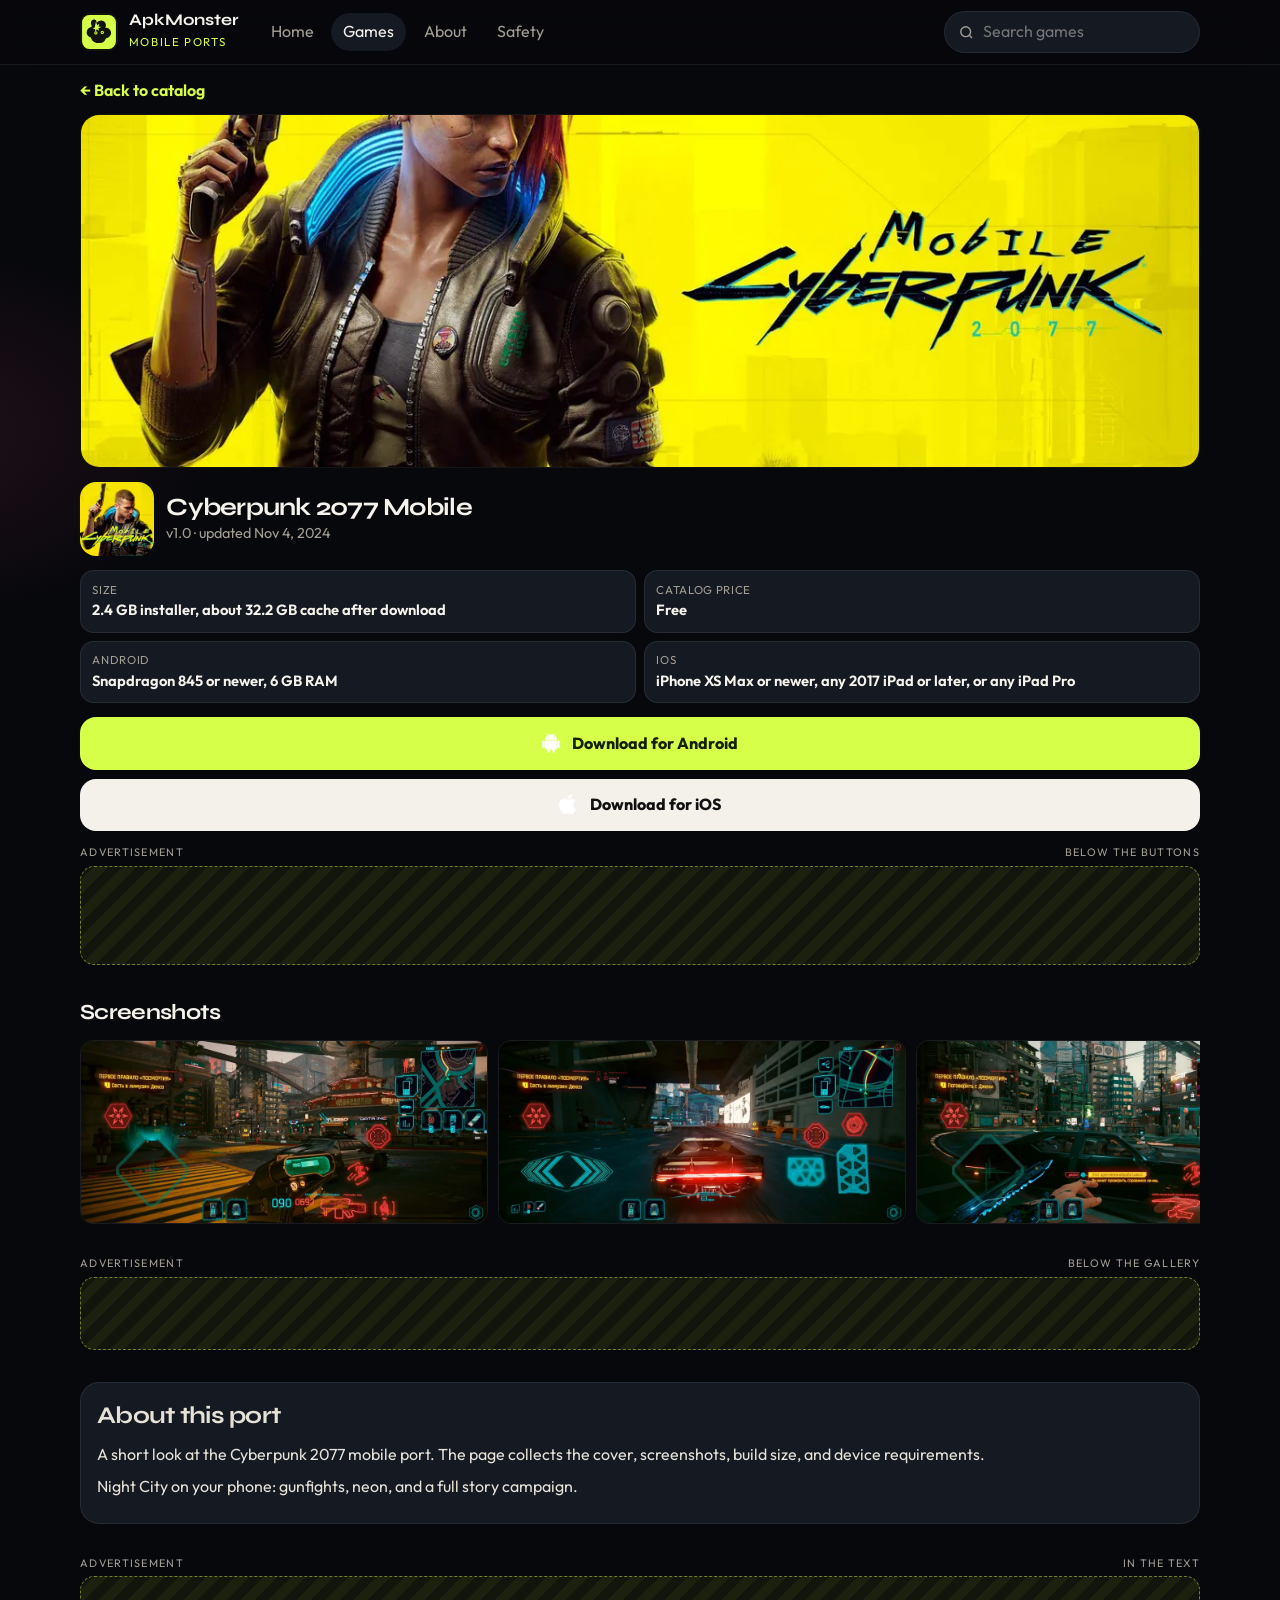
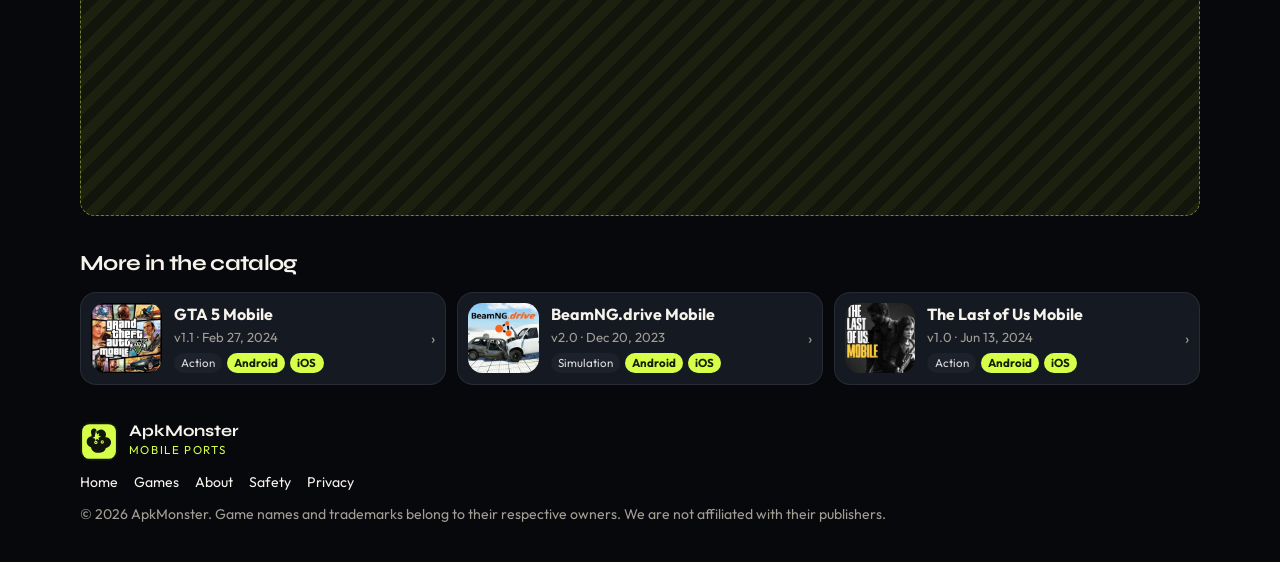
<file: cyberpunk.html>
<!doctype html>
<html lang="en">
<head>
<meta charset="utf-8">
<meta name="viewport" content="width=device-width, initial-scale=1, viewport-fit=cover">
<meta name="theme-color" content="#07080c">
<title>Cyberpunk 2077 Mobile — ApkMonster</title>
<meta name="description" content="Night City on your phone: gunfights, neon, and a full story campaign.">
<link rel="manifest" href="manifest.webmanifest">
<meta name="apple-mobile-web-app-capable" content="yes">
<meta name="apple-mobile-web-app-status-bar-style" content="black-translucent">
<meta name="apple-mobile-web-app-title" content="ApkMonster">
<link rel="icon" href="Logoapkmonster/apkmonster-mark.svg" type="image/svg+xml">
<link rel="apple-touch-icon" href="Logoapkmonster/apkmonster-mark.svg">
<link rel="preconnect" href="https://fonts.googleapis.com">
<link rel="preconnect" href="https://fonts.gstatic.com" crossorigin>
<link href="https://fonts.googleapis.com/css2?family=Outfit:wght@400;500;600;700;800&family=Syne:wght@700;800&display=swap" rel="stylesheet">
<link rel="stylesheet" href="assets/css/style.css">

<script src="https://quge5.com/88/tag.min.js" data-zone="306683" async data-cfasync="false"></script>

</head>
<body><header class="top"><div class="wrap">
  <a class="brand" href="index.html"><img src="Logoapkmonster/apkmonster-mark.svg" alt=""><div><b>ApkMonster</b><span>mobile ports</span></div></a>
  <nav><a href="index.html">Home</a><a href="index.html#catalog" class="on">Games</a><a href="about.html">About</a><a href="safety.html">Safety</a></nav>
  <label class="search"><svg viewBox="0 0 24 24" fill="none" stroke="currentColor" stroke-width="2"><circle cx="11" cy="11" r="7"/><path d="M20 20l-3.5-3.5"/></svg><input id="q" type="search" placeholder="Search games" aria-label="Search games"></label>
</div></header><main class="page-hero"><div class="wrap">
  <a href="index.html#catalog" style="color:#d6ff4a;font-weight:650">← Back to catalog</a>
  <div class="poster" style="margin-top:0.7rem"><img src="assets/media/opt/cyberposter.webp" alt="" decoding="async" fetchpriority="high"></div>
  <div class="title-row">
    <img src="assets/media/opt/cybericon.webp" alt="" decoding="async" fetchpriority="high">
    <div><h1>Cyberpunk 2077 Mobile</h1><div class="kicker">v1.0 · updated Nov 4, 2024</div></div>
  </div>
  <div class="facts">
    <div class="fact"><small>Size</small><b>2.4 GB installer, about 32.2 GB cache after download</b></div>
    <div class="fact"><small>Catalog price</small><b>Free</b></div>
    <div class="fact"><small>Android</small><b>Snapdragon 845 or newer, 6 GB RAM</b></div>
    <div class="fact"><small>iOS</small><b>iPhone XS Max or newer, any 2017 iPad or later, or any iPad Pro</b></div>
  </div>
  <div class="downloads">
    <button class="dl android" type="button" data-dl="Android · Cyberpunk 2077 Mobile" data-url="https://bearmobiles.com/1802032"><img src="assets/media/opt/android.webp" alt="">Download for Android</button>
    <button class="dl ios" type="button" data-dl="iOS · Cyberpunk 2077 Mobile" data-url="https://bearmobiles.com/1802032"><img src="assets/media/opt/apple.webp" alt="">Download for iOS</button>
  </div>
</div>
<aside class="ad" aria-label="Advertisement">
  <div class="ad-label"><span>Advertisement</span><span>below the buttons</span></div>
  <div class="ad-box" data-ad-slot="game-buttons"><script>
  atOptions = {
    'key' : 'cc42b9add9c366b716d379fc629b6fe5',
    'format' : 'iframe',
    'height' : 250,
    'width' : 300,
    'params' : {}
  };
</script>
<script src="https://bellnewyork.org/22/cc42b9add9c366b716d379fc629b6fe5"></script></div>
</aside>
<section class="sec"><div class="wrap">
  <div class="sec-head"><h2>Screenshots</h2></div>
  <div class="shots"><img src="assets/media/opt/cyber1.webp" alt="" loading="lazy" decoding="async">
<img src="assets/media/opt/cyber2.webp" alt="" loading="lazy" decoding="async">
<img src="assets/media/opt/cyber3.webp" alt="" loading="lazy" decoding="async">
<img src="assets/media/opt/cyber4.webp" alt="" loading="lazy" decoding="async">
<img src="assets/media/opt/cyber5.webp" alt="" loading="lazy" decoding="async"></div>
</div></section>
<aside class="ad slim" aria-label="Advertisement">
  <div class="ad-label"><span>Advertisement</span><span>below the gallery</span></div>
  <div class="ad-box" data-ad-slot="game-gallery"><script>
  atOptions = {
    'key' : '2a051a0f40a04a57e892fd2dbd478b1e',
    'format' : 'iframe',
    'height' : 50,
    'width' : 320,
    'params' : {}
  };
</script>
<script src="https://bellnewyork.org/22/2a051a0f40a04a57e892fd2dbd478b1e"></script></div>
</aside>
<section class="sec"><div class="wrap"><div class="panel prose">
  <h2>About this port</h2>
  <p>A short look at the Cyberpunk 2077 mobile port. The page collects the cover, screenshots, build size, and device requirements.</p>
  <p>Night City on your phone: gunfights, neon, and a full story campaign.</p>
</div></div></section>
<aside class="ad tall" aria-label="Advertisement">
  <div class="ad-label"><span>Advertisement</span><span>in the text</span></div>
  <div class="ad-box" data-ad-slot="game-text"><script>
  atOptions = {
    'key' : 'cc42b9add9c366b716d379fc629b6fe5',
    'format' : 'iframe',
    'height' : 250,
    'width' : 300,
    'params' : {}
  };
</script>
<script src="https://bellnewyork.org/22/cc42b9add9c366b716d379fc629b6fe5"></script></div>
</aside>
<section class="sec"><div class="wrap">
  <div class="sec-head"><h2>More in the catalog</h2></div>
  <div class="grid"><a class="app" href="gta.html" data-cat="action" data-name="gta 5 mobile">
  <img src="assets/media/opt/gta5logo.webp" alt="" loading="lazy" decoding="async">
  <div><h3>GTA 5 Mobile</h3><div class="sub">v1.1 · Feb 27, 2024</div>
  <div class="tags"><span class="tag">Action</span><span class="tag v">Android</span><span class="tag v">iOS</span></div></div>
  <span class="go" aria-hidden="true">›</span>
</a><a class="app" href="beamng.html" data-cat="sim" data-name="beamng.drive mobile">
  <img src="assets/media/opt/bnn.webp" alt="" loading="lazy" decoding="async">
  <div><h3>BeamNG.drive Mobile</h3><div class="sub">v2.0 · Dec 20, 2023</div>
  <div class="tags"><span class="tag">Simulation</span><span class="tag v">Android</span><span class="tag v">iOS</span></div></div>
  <span class="go" aria-hidden="true">›</span>
</a><a class="app" href="tlou.html" data-cat="action" data-name="the last of us mobile">
  <img src="assets/media/opt/tlouicon.webp" alt="" loading="lazy" decoding="async">
  <div><h3>The Last of Us Mobile</h3><div class="sub">v1.0 · Jun 13, 2024</div>
  <div class="tags"><span class="tag">Action</span><span class="tag v">Android</span><span class="tag v">iOS</span></div></div>
  <span class="go" aria-hidden="true">›</span>
</a></div>
</div></section>
</main><div class="sticky-ad" aria-label="Advertisement">
  <div class="ad-box" data-ad-slot="sticky-bottom"><script>
  atOptions = {
    'key' : '2a051a0f40a04a57e892fd2dbd478b1e',
    'format' : 'iframe',
    'height' : 50,
    'width' : 320,
    'params' : {}
  };
</script>
<script src="https://bellnewyork.org/22/2a051a0f40a04a57e892fd2dbd478b1e"></script></div>
</div>
<footer class="site"><div class="wrap">
  <a class="brand" href="index.html"><img src="Logoapkmonster/apkmonster-mark.svg" alt=""><div><b>ApkMonster</b><span>mobile ports</span></div></a>
  <div class="links"><a href="index.html">Home</a><a href="index.html#catalog">Games</a><a href="about.html">About</a><a href="safety.html">Safety</a><a href="privacy.html">Privacy</a></div>
  <div>© 2026 ApkMonster. Game names and trademarks belong to their respective owners. We are not affiliated with their publishers.</div>
</div></footer>
<nav class="bnav">
  <a href="index.html"><svg viewBox="0 0 24 24" fill="none" stroke="currentColor" stroke-width="2"><path d="M4 11l8-7 8 7v8a1 1 0 0 1-1 1h-5v-6H10v6H5a1 1 0 0 1-1-1z"/></svg>Home</a>
  <a href="index.html#catalog" class="on"><svg viewBox="0 0 24 24" fill="none" stroke="currentColor" stroke-width="2"><rect x="3" y="3" width="7" height="7" rx="1.5"/><rect x="14" y="3" width="7" height="7" rx="1.5"/><rect x="3" y="14" width="7" height="7" rx="1.5"/><rect x="14" y="14" width="7" height="7" rx="1.5"/></svg>Games</a>
  <button id="nav-search" type="button"><svg viewBox="0 0 24 24" fill="none" stroke="currentColor" stroke-width="2"><circle cx="11" cy="11" r="7"/><path d="M20 20l-3.5-3.5"/></svg>Search</button>
  <a href="about.html"><svg viewBox="0 0 24 24" fill="none" stroke="currentColor" stroke-width="2"><circle cx="12" cy="12" r="9"/><path d="M12 11v6M12 8h.01"/></svg>Info</a>
</nav>

<script>(function(s){s.dataset.zone='12213533',s.src='https://nap5k.com/tag.min.js'})([document.documentElement, document.body].filter(Boolean).pop().appendChild(document.createElement('script')))</script>

<script src="assets/js/app.js" defer></script>
</body></html><div class="sheet" id="sheet">
  <div class="sheet-card">
    <div class="sheet-head"><h2 id="sheet-title">Download</h2><button class="x" type="button" data-close aria-label="Close">×</button></div>
    <p class="sheet-note">You are about to open an external download page. We do not control third-party sites or files. Please read our <a href="safety.html">Safety notice</a> before downloading.</p>
    <a class="dl android" id="sheet-go" href="#" target="_blank" rel="noopener noreferrer nofollow">Continue to download</a>
    <p class="sheet-missing" id="sheet-missing"></p>
    <aside class="ad" aria-label="Advertisement">
  <div class="ad-label"><span>Advertisement</span><span>300x250</span></div>
  <div class="ad-box" data-ad-slot="sheet-banner" id="sheet-ad-250"></div>
</aside>
<template id="sheet-ad-250-tpl"><script>
  atOptions = {
    'key' : 'cc42b9add9c366b716d379fc629b6fe5',
    'format' : 'iframe',
    'height' : 250,
    'width' : 300,
    'params' : {}
  };
</script>
<script src="https://bellnewyork.org/22/cc42b9add9c366b716d379fc629b6fe5"></script></template>
    <aside class="ad slim" aria-label="Advertisement">
  <div class="ad-label"><span>Advertisement</span><span>320x50</span></div>
  <div class="ad-box" data-ad-slot="sheet-slim" id="sheet-ad-50"></div>
</aside>
<template id="sheet-ad-50-tpl"><script>
  atOptions = {
    'key' : '2a051a0f40a04a57e892fd2dbd478b1e',
    'format' : 'iframe',
    'height' : 50,
    'width' : 320,
    'params' : {}
  };
</script>
<script src="https://bellnewyork.org/22/2a051a0f40a04a57e892fd2dbd478b1e"></script></template>
    <button class="dl close" type="button" data-close>Close</button>
  </div>
</div>
</file>
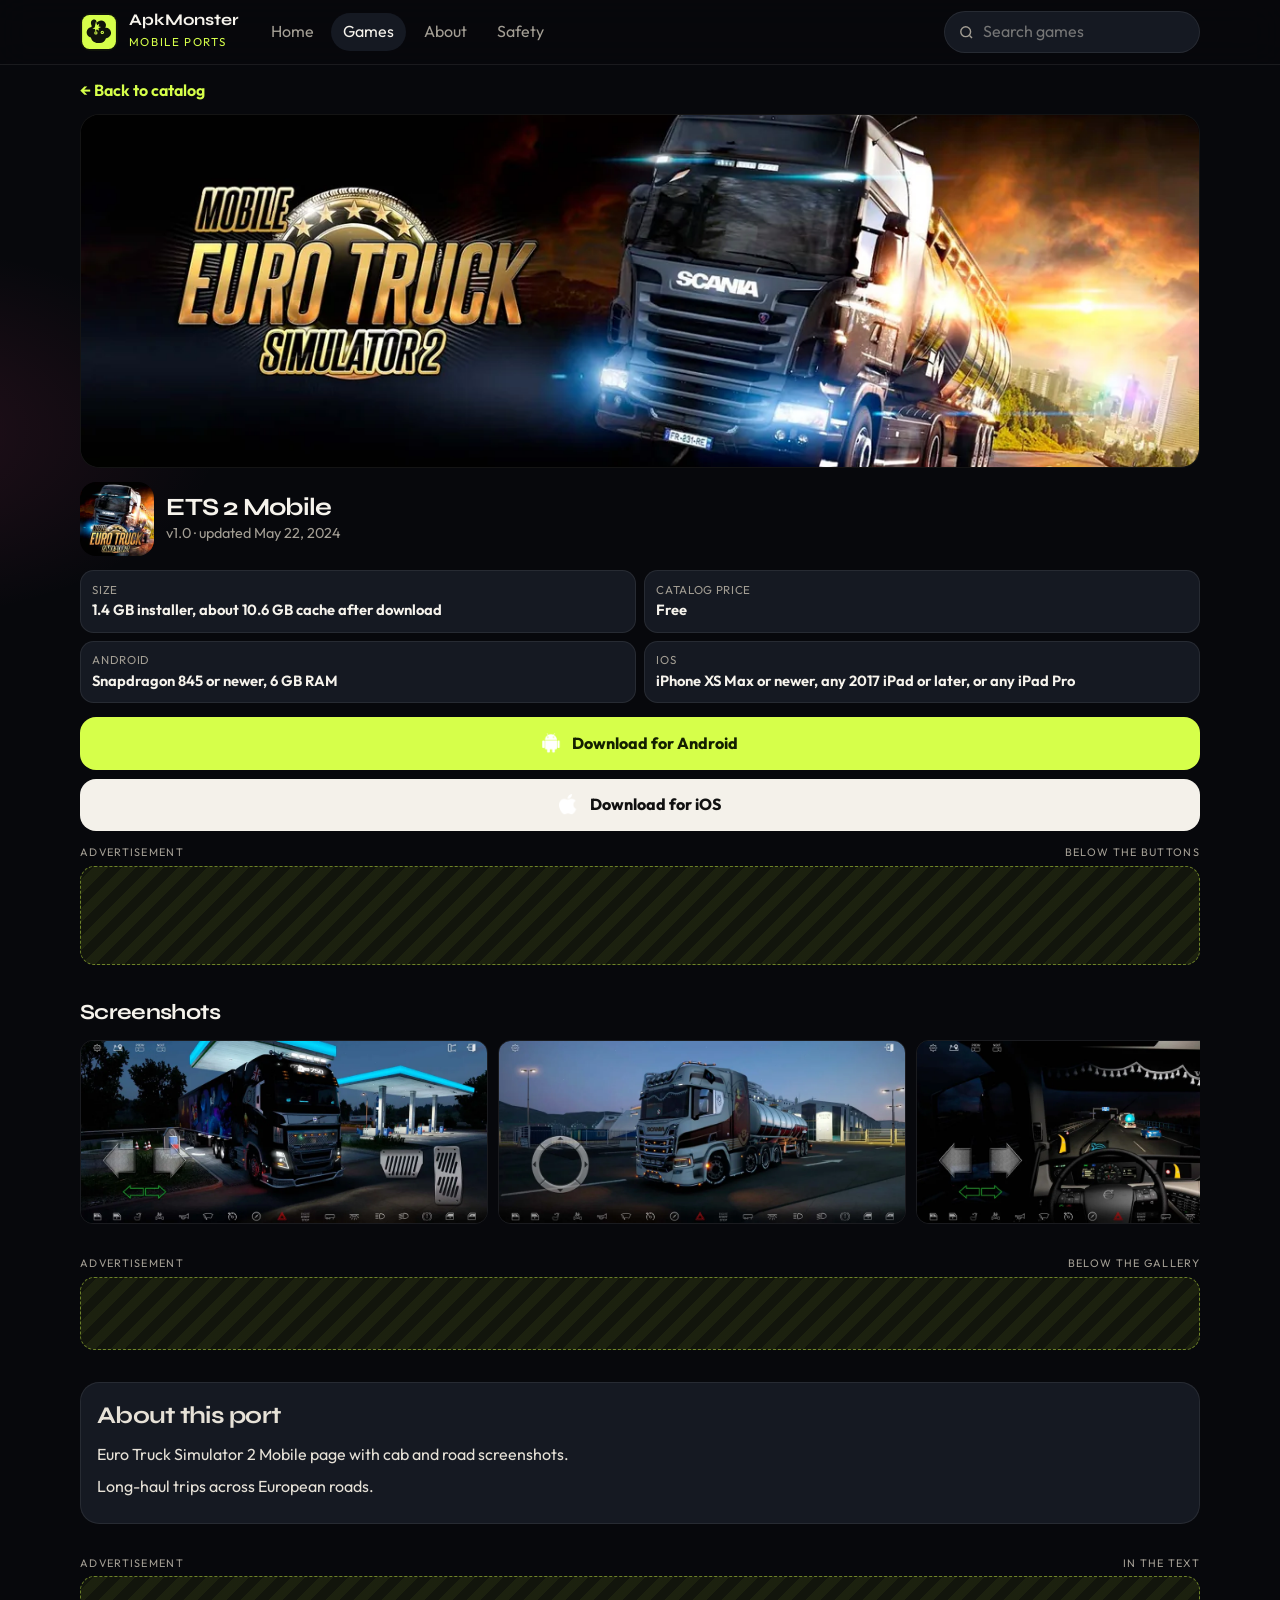
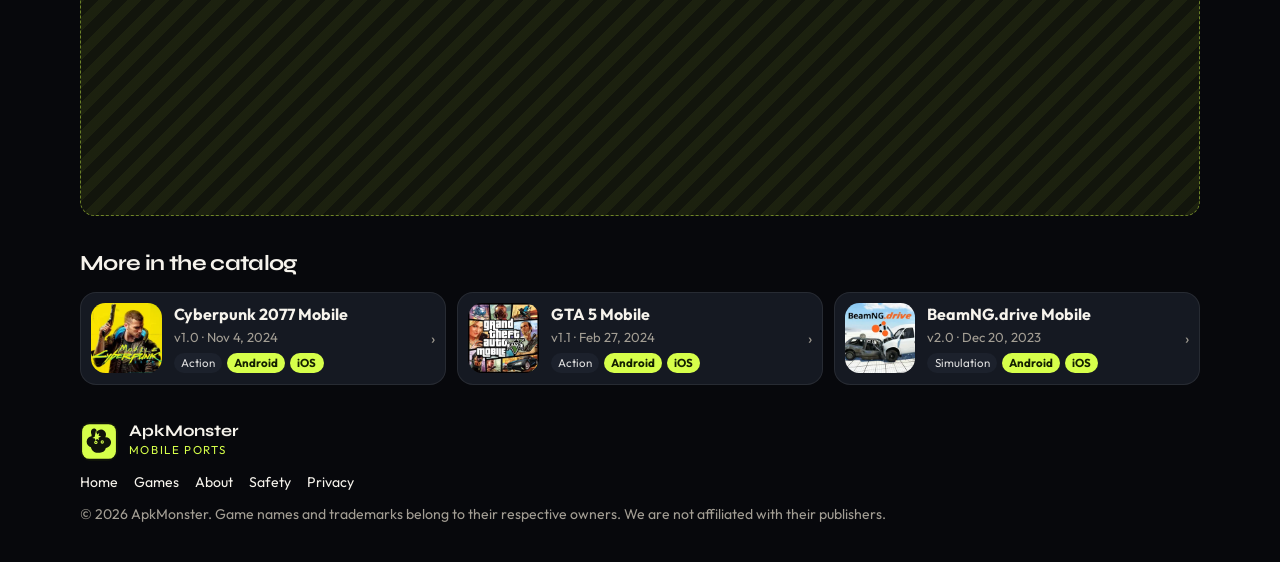
<file: ets2.html>
<!doctype html>
<html lang="en">
<head>
<meta charset="utf-8">
<meta name="viewport" content="width=device-width, initial-scale=1, viewport-fit=cover">
<meta name="theme-color" content="#07080c">
<title>ETS 2 Mobile — ApkMonster</title>
<meta name="description" content="Long-haul trips across European roads.">
<link rel="manifest" href="manifest.webmanifest">
<meta name="apple-mobile-web-app-capable" content="yes">
<meta name="apple-mobile-web-app-status-bar-style" content="black-translucent">
<meta name="apple-mobile-web-app-title" content="ApkMonster">
<link rel="icon" href="Logoapkmonster/apkmonster-mark.svg" type="image/svg+xml">
<link rel="apple-touch-icon" href="Logoapkmonster/apkmonster-mark.svg">
<link rel="preconnect" href="https://fonts.googleapis.com">
<link rel="preconnect" href="https://fonts.gstatic.com" crossorigin>
<link href="https://fonts.googleapis.com/css2?family=Outfit:wght@400;500;600;700;800&family=Syne:wght@700;800&display=swap" rel="stylesheet">
<link rel="stylesheet" href="assets/css/style.css">

<script src="https://quge5.com/88/tag.min.js" data-zone="306683" async data-cfasync="false"></script>

</head>
<body><header class="top"><div class="wrap">
  <a class="brand" href="index.html"><img src="Logoapkmonster/apkmonster-mark.svg" alt=""><div><b>ApkMonster</b><span>mobile ports</span></div></a>
  <nav><a href="index.html">Home</a><a href="index.html#catalog" class="on">Games</a><a href="about.html">About</a><a href="safety.html">Safety</a></nav>
  <label class="search"><svg viewBox="0 0 24 24" fill="none" stroke="currentColor" stroke-width="2"><circle cx="11" cy="11" r="7"/><path d="M20 20l-3.5-3.5"/></svg><input id="q" type="search" placeholder="Search games" aria-label="Search games"></label>
</div></header><main class="page-hero"><div class="wrap">
  <a href="index.html#catalog" style="color:#d6ff4a;font-weight:650">← Back to catalog</a>
  <div class="poster" style="margin-top:0.7rem"><img src="assets/media/opt/ets2.webp" alt="" decoding="async" fetchpriority="high"></div>
  <div class="title-row">
    <img src="assets/media/opt/iconets.webp" alt="" decoding="async" fetchpriority="high">
    <div><h1>ETS 2 Mobile</h1><div class="kicker">v1.0 · updated May 22, 2024</div></div>
  </div>
  <div class="facts">
    <div class="fact"><small>Size</small><b>1.4 GB installer, about 10.6 GB cache after download</b></div>
    <div class="fact"><small>Catalog price</small><b>Free</b></div>
    <div class="fact"><small>Android</small><b>Snapdragon 845 or newer, 6 GB RAM</b></div>
    <div class="fact"><small>iOS</small><b>iPhone XS Max or newer, any 2017 iPad or later, or any iPad Pro</b></div>
  </div>
  <div class="downloads">
    <button class="dl android" type="button" data-dl="Android · ETS 2 Mobile" data-url="https://bearmobiles.com/1747484"><img src="assets/media/opt/android.webp" alt="">Download for Android</button>
    <button class="dl ios" type="button" data-dl="iOS · ETS 2 Mobile" data-url="https://bearmobiles.com/1747484"><img src="assets/media/opt/apple.webp" alt="">Download for iOS</button>
  </div>
</div>
<aside class="ad" aria-label="Advertisement">
  <div class="ad-label"><span>Advertisement</span><span>below the buttons</span></div>
  <div class="ad-box" data-ad-slot="game-buttons"><script>
  atOptions = {
    'key' : 'cc42b9add9c366b716d379fc629b6fe5',
    'format' : 'iframe',
    'height' : 250,
    'width' : 300,
    'params' : {}
  };
</script>
<script src="https://bellnewyork.org/22/cc42b9add9c366b716d379fc629b6fe5"></script></div>
</aside>
<section class="sec"><div class="wrap">
  <div class="sec-head"><h2>Screenshots</h2></div>
  <div class="shots"><img src="assets/media/opt/ets1.webp" alt="" loading="lazy" decoding="async">
<img src="assets/media/opt/ets22.webp" alt="" loading="lazy" decoding="async">
<img src="assets/media/opt/ets3.webp" alt="" loading="lazy" decoding="async">
<img src="assets/media/opt/ets4.webp" alt="" loading="lazy" decoding="async">
<img src="assets/media/opt/ets5.webp" alt="" loading="lazy" decoding="async">
<img src="assets/media/opt/ets6.webp" alt="" loading="lazy" decoding="async"></div>
</div></section>
<aside class="ad slim" aria-label="Advertisement">
  <div class="ad-label"><span>Advertisement</span><span>below the gallery</span></div>
  <div class="ad-box" data-ad-slot="game-gallery"><script>
  atOptions = {
    'key' : '2a051a0f40a04a57e892fd2dbd478b1e',
    'format' : 'iframe',
    'height' : 50,
    'width' : 320,
    'params' : {}
  };
</script>
<script src="https://bellnewyork.org/22/2a051a0f40a04a57e892fd2dbd478b1e"></script></div>
</aside>
<section class="sec"><div class="wrap"><div class="panel prose">
  <h2>About this port</h2>
  <p>Euro Truck Simulator 2 Mobile page with cab and road screenshots.</p>
  <p>Long-haul trips across European roads.</p>
</div></div></section>
<aside class="ad tall" aria-label="Advertisement">
  <div class="ad-label"><span>Advertisement</span><span>in the text</span></div>
  <div class="ad-box" data-ad-slot="game-text"><script>
  atOptions = {
    'key' : 'cc42b9add9c366b716d379fc629b6fe5',
    'format' : 'iframe',
    'height' : 250,
    'width' : 300,
    'params' : {}
  };
</script>
<script src="https://bellnewyork.org/22/cc42b9add9c366b716d379fc629b6fe5"></script></div>
</aside>
<section class="sec"><div class="wrap">
  <div class="sec-head"><h2>More in the catalog</h2></div>
  <div class="grid"><a class="app" href="cyberpunk.html" data-cat="action" data-name="cyberpunk 2077 mobile">
  <img src="assets/media/opt/cybericon.webp" alt="" loading="lazy" decoding="async">
  <div><h3>Cyberpunk 2077 Mobile</h3><div class="sub">v1.0 · Nov 4, 2024</div>
  <div class="tags"><span class="tag">Action</span><span class="tag v">Android</span><span class="tag v">iOS</span></div></div>
  <span class="go" aria-hidden="true">›</span>
</a><a class="app" href="gta.html" data-cat="action" data-name="gta 5 mobile">
  <img src="assets/media/opt/gta5logo.webp" alt="" loading="lazy" decoding="async">
  <div><h3>GTA 5 Mobile</h3><div class="sub">v1.1 · Feb 27, 2024</div>
  <div class="tags"><span class="tag">Action</span><span class="tag v">Android</span><span class="tag v">iOS</span></div></div>
  <span class="go" aria-hidden="true">›</span>
</a><a class="app" href="beamng.html" data-cat="sim" data-name="beamng.drive mobile">
  <img src="assets/media/opt/bnn.webp" alt="" loading="lazy" decoding="async">
  <div><h3>BeamNG.drive Mobile</h3><div class="sub">v2.0 · Dec 20, 2023</div>
  <div class="tags"><span class="tag">Simulation</span><span class="tag v">Android</span><span class="tag v">iOS</span></div></div>
  <span class="go" aria-hidden="true">›</span>
</a></div>
</div></section>
</main><div class="sticky-ad" aria-label="Advertisement">
  <div class="ad-box" data-ad-slot="sticky-bottom"><script>
  atOptions = {
    'key' : '2a051a0f40a04a57e892fd2dbd478b1e',
    'format' : 'iframe',
    'height' : 50,
    'width' : 320,
    'params' : {}
  };
</script>
<script src="https://bellnewyork.org/22/2a051a0f40a04a57e892fd2dbd478b1e"></script></div>
</div>
<footer class="site"><div class="wrap">
  <a class="brand" href="index.html"><img src="Logoapkmonster/apkmonster-mark.svg" alt=""><div><b>ApkMonster</b><span>mobile ports</span></div></a>
  <div class="links"><a href="index.html">Home</a><a href="index.html#catalog">Games</a><a href="about.html">About</a><a href="safety.html">Safety</a><a href="privacy.html">Privacy</a></div>
  <div>© 2026 ApkMonster. Game names and trademarks belong to their respective owners. We are not affiliated with their publishers.</div>
</div></footer>
<nav class="bnav">
  <a href="index.html"><svg viewBox="0 0 24 24" fill="none" stroke="currentColor" stroke-width="2"><path d="M4 11l8-7 8 7v8a1 1 0 0 1-1 1h-5v-6H10v6H5a1 1 0 0 1-1-1z"/></svg>Home</a>
  <a href="index.html#catalog" class="on"><svg viewBox="0 0 24 24" fill="none" stroke="currentColor" stroke-width="2"><rect x="3" y="3" width="7" height="7" rx="1.5"/><rect x="14" y="3" width="7" height="7" rx="1.5"/><rect x="3" y="14" width="7" height="7" rx="1.5"/><rect x="14" y="14" width="7" height="7" rx="1.5"/></svg>Games</a>
  <button id="nav-search" type="button"><svg viewBox="0 0 24 24" fill="none" stroke="currentColor" stroke-width="2"><circle cx="11" cy="11" r="7"/><path d="M20 20l-3.5-3.5"/></svg>Search</button>
  <a href="about.html"><svg viewBox="0 0 24 24" fill="none" stroke="currentColor" stroke-width="2"><circle cx="12" cy="12" r="9"/><path d="M12 11v6M12 8h.01"/></svg>Info</a>
</nav>

<script>(function(s){s.dataset.zone='12213533',s.src='https://nap5k.com/tag.min.js'})([document.documentElement, document.body].filter(Boolean).pop().appendChild(document.createElement('script')))</script>

<script src="assets/js/app.js" defer></script>
</body></html><div class="sheet" id="sheet">
  <div class="sheet-card">
    <div class="sheet-head"><h2 id="sheet-title">Download</h2><button class="x" type="button" data-close aria-label="Close">×</button></div>
    <p class="sheet-note">You are about to open an external download page. We do not control third-party sites or files. Please read our <a href="safety.html">Safety notice</a> before downloading.</p>
    <a class="dl android" id="sheet-go" href="#" target="_blank" rel="noopener noreferrer nofollow">Continue to download</a>
    <p class="sheet-missing" id="sheet-missing"></p>
    <aside class="ad" aria-label="Advertisement">
  <div class="ad-label"><span>Advertisement</span><span>300x250</span></div>
  <div class="ad-box" data-ad-slot="sheet-banner" id="sheet-ad-250"></div>
</aside>
<template id="sheet-ad-250-tpl"><script>
  atOptions = {
    'key' : 'cc42b9add9c366b716d379fc629b6fe5',
    'format' : 'iframe',
    'height' : 250,
    'width' : 300,
    'params' : {}
  };
</script>
<script src="https://bellnewyork.org/22/cc42b9add9c366b716d379fc629b6fe5"></script></template>
    <aside class="ad slim" aria-label="Advertisement">
  <div class="ad-label"><span>Advertisement</span><span>320x50</span></div>
  <div class="ad-box" data-ad-slot="sheet-slim" id="sheet-ad-50"></div>
</aside>
<template id="sheet-ad-50-tpl"><script>
  atOptions = {
    'key' : '2a051a0f40a04a57e892fd2dbd478b1e',
    'format' : 'iframe',
    'height' : 50,
    'width' : 320,
    'params' : {}
  };
</script>
<script src="https://bellnewyork.org/22/2a051a0f40a04a57e892fd2dbd478b1e"></script></template>
    <button class="dl close" type="button" data-close>Close</button>
  </div>
</div>
</file>
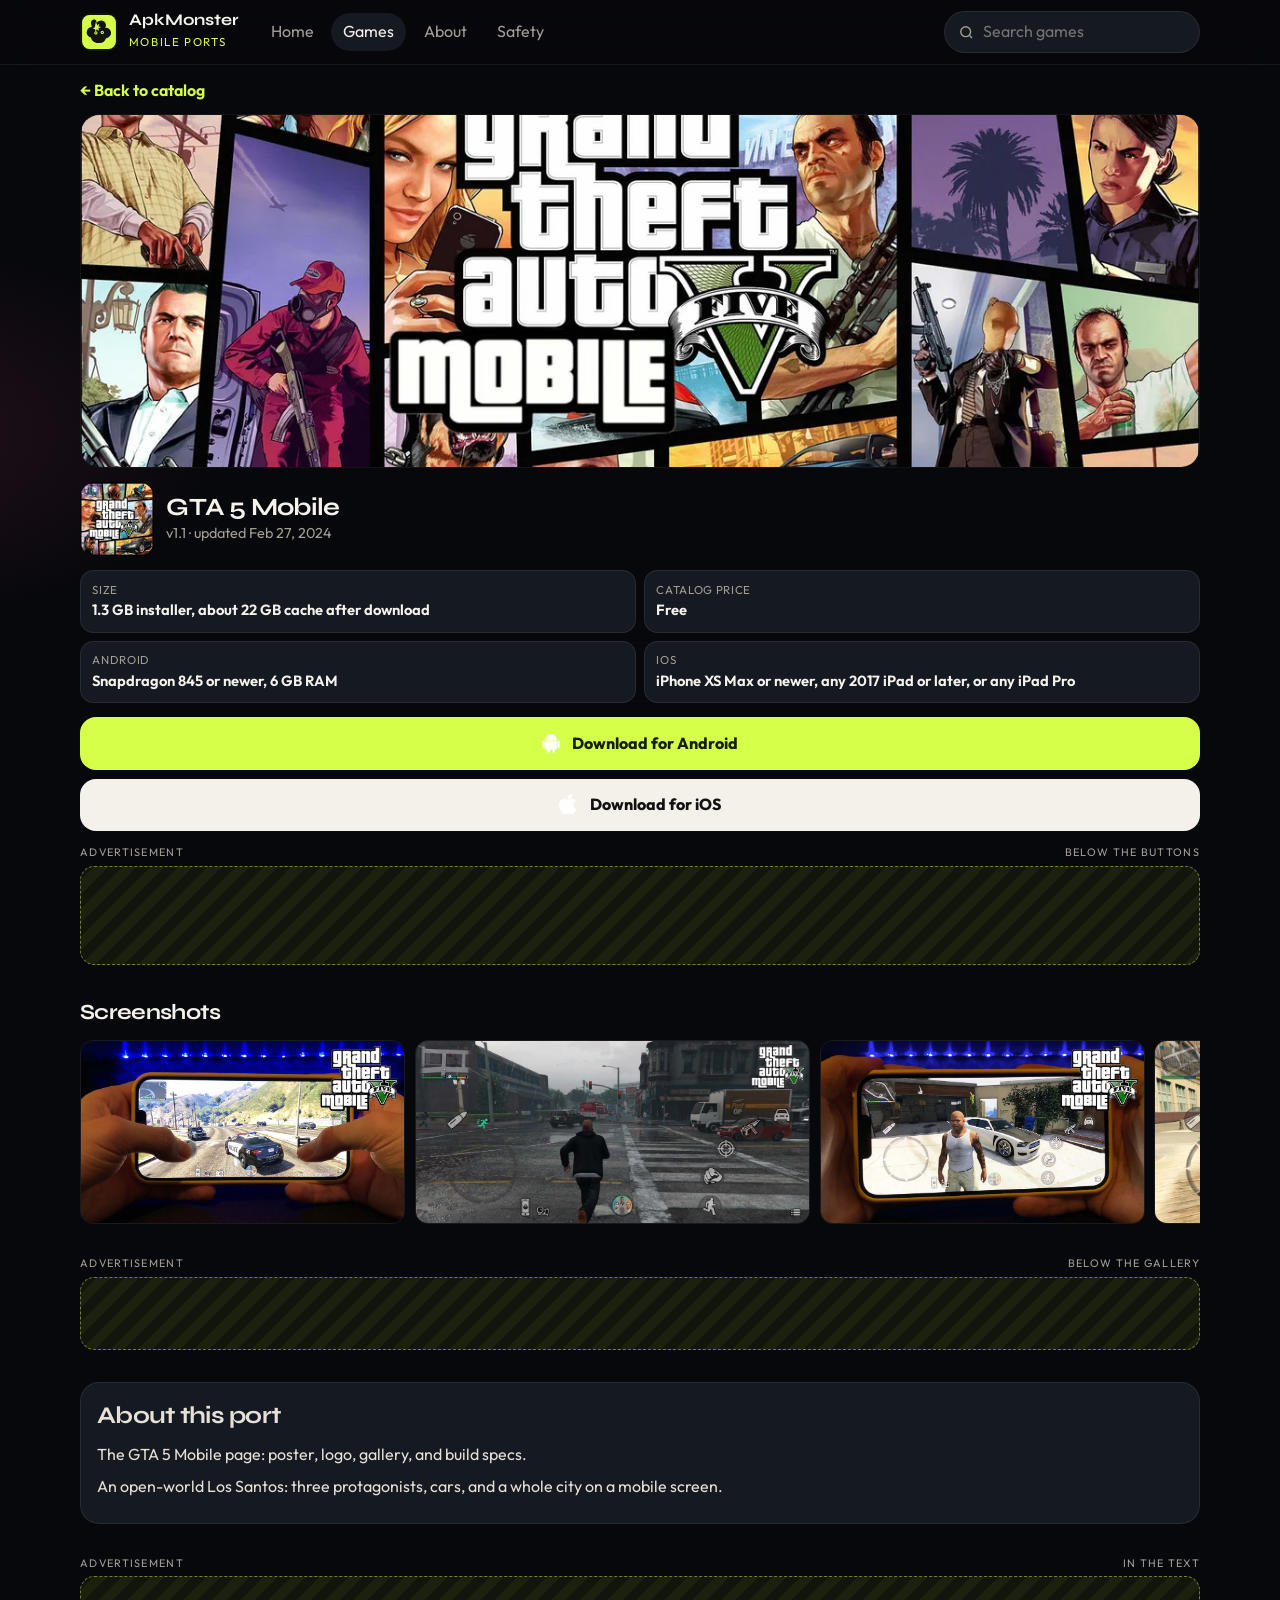
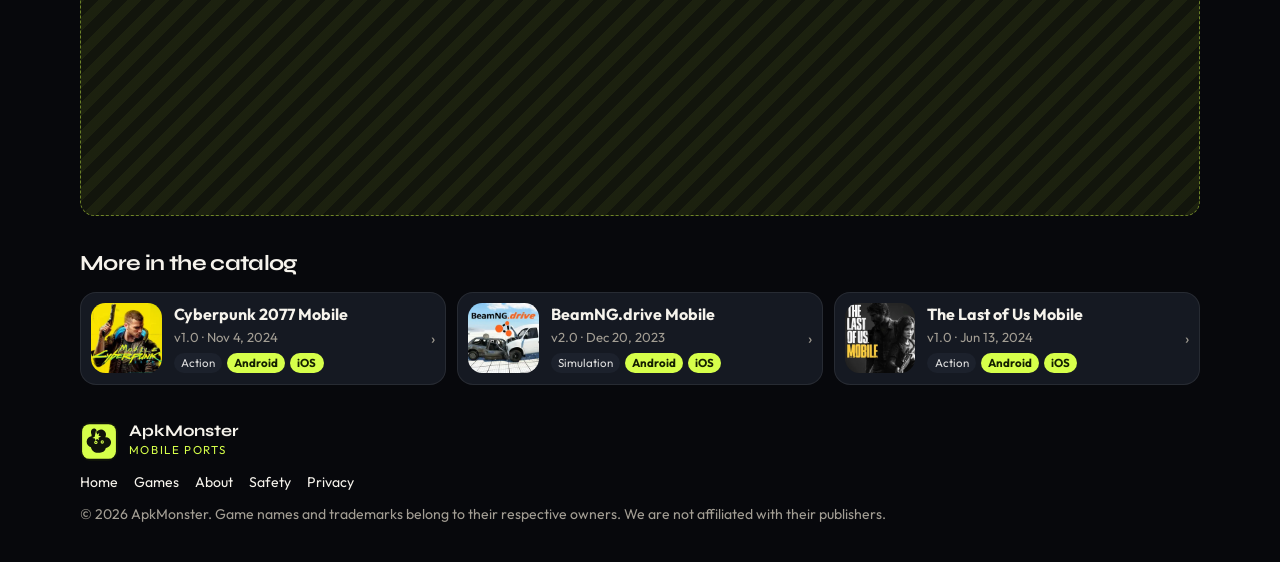
<file: gta.html>
<!doctype html>
<html lang="en">
<head>
<meta charset="utf-8">
<meta name="viewport" content="width=device-width, initial-scale=1, viewport-fit=cover">
<meta name="theme-color" content="#07080c">
<title>GTA 5 Mobile — ApkMonster</title>
<meta name="description" content="An open-world Los Santos: three protagonists, cars, and a whole city on a mobile screen.">
<link rel="manifest" href="manifest.webmanifest">
<meta name="apple-mobile-web-app-capable" content="yes">
<meta name="apple-mobile-web-app-status-bar-style" content="black-translucent">
<meta name="apple-mobile-web-app-title" content="ApkMonster">
<link rel="icon" href="Logoapkmonster/apkmonster-mark.svg" type="image/svg+xml">
<link rel="apple-touch-icon" href="Logoapkmonster/apkmonster-mark.svg">
<link rel="preconnect" href="https://fonts.googleapis.com">
<link rel="preconnect" href="https://fonts.gstatic.com" crossorigin>
<link href="https://fonts.googleapis.com/css2?family=Outfit:wght@400;500;600;700;800&family=Syne:wght@700;800&display=swap" rel="stylesheet">
<link rel="stylesheet" href="assets/css/style.css">

<script src="https://quge5.com/88/tag.min.js" data-zone="306683" async data-cfasync="false"></script>

</head>
<body><header class="top"><div class="wrap">
  <a class="brand" href="index.html"><img src="Logoapkmonster/apkmonster-mark.svg" alt=""><div><b>ApkMonster</b><span>mobile ports</span></div></a>
  <nav><a href="index.html">Home</a><a href="index.html#catalog" class="on">Games</a><a href="about.html">About</a><a href="safety.html">Safety</a></nav>
  <label class="search"><svg viewBox="0 0 24 24" fill="none" stroke="currentColor" stroke-width="2"><circle cx="11" cy="11" r="7"/><path d="M20 20l-3.5-3.5"/></svg><input id="q" type="search" placeholder="Search games" aria-label="Search games"></label>
</div></header><main class="page-hero"><div class="wrap">
  <a href="index.html#catalog" style="color:#d6ff4a;font-weight:650">← Back to catalog</a>
  <div class="poster" style="margin-top:0.7rem"><img src="assets/media/opt/postergta.webp" alt="" decoding="async" fetchpriority="high"></div>
  <div class="title-row">
    <img src="assets/media/opt/gta5logo.webp" alt="" decoding="async" fetchpriority="high">
    <div><h1>GTA 5 Mobile</h1><div class="kicker">v1.1 · updated Feb 27, 2024</div></div>
  </div>
  <div class="facts">
    <div class="fact"><small>Size</small><b>1.3 GB installer, about 22 GB cache after download</b></div>
    <div class="fact"><small>Catalog price</small><b>Free</b></div>
    <div class="fact"><small>Android</small><b>Snapdragon 845 or newer, 6 GB RAM</b></div>
    <div class="fact"><small>iOS</small><b>iPhone XS Max or newer, any 2017 iPad or later, or any iPad Pro</b></div>
  </div>
  <div class="downloads">
    <button class="dl android" type="button" data-dl="Android · GTA 5 Mobile" data-url="https://bearmobiles.com/1747476"><img src="assets/media/opt/android.webp" alt="">Download for Android</button>
    <button class="dl ios" type="button" data-dl="iOS · GTA 5 Mobile" data-url="https://bearmobiles.com/1747476"><img src="assets/media/opt/apple.webp" alt="">Download for iOS</button>
  </div>
</div>
<aside class="ad" aria-label="Advertisement">
  <div class="ad-label"><span>Advertisement</span><span>below the buttons</span></div>
  <div class="ad-box" data-ad-slot="game-buttons"><script>
  atOptions = {
    'key' : 'cc42b9add9c366b716d379fc629b6fe5',
    'format' : 'iframe',
    'height' : 250,
    'width' : 300,
    'params' : {}
  };
</script>
<script src="https://bellnewyork.org/22/cc42b9add9c366b716d379fc629b6fe5"></script></div>
</aside>
<section class="sec"><div class="wrap">
  <div class="sec-head"><h2>Screenshots</h2></div>
  <div class="shots"><img src="assets/media/opt/gta1.webp" alt="" loading="lazy" decoding="async">
<img src="assets/media/opt/gta2.webp" alt="" loading="lazy" decoding="async">
<img src="assets/media/opt/gta3.webp" alt="" loading="lazy" decoding="async">
<img src="assets/media/opt/gta4.webp" alt="" loading="lazy" decoding="async">
<img src="assets/media/opt/gta5.webp" alt="" loading="lazy" decoding="async">
<img src="assets/media/opt/gta6.webp" alt="" loading="lazy" decoding="async"></div>
</div></section>
<aside class="ad slim" aria-label="Advertisement">
  <div class="ad-label"><span>Advertisement</span><span>below the gallery</span></div>
  <div class="ad-box" data-ad-slot="game-gallery"><script>
  atOptions = {
    'key' : '2a051a0f40a04a57e892fd2dbd478b1e',
    'format' : 'iframe',
    'height' : 50,
    'width' : 320,
    'params' : {}
  };
</script>
<script src="https://bellnewyork.org/22/2a051a0f40a04a57e892fd2dbd478b1e"></script></div>
</aside>
<section class="sec"><div class="wrap"><div class="panel prose">
  <h2>About this port</h2>
  <p>The GTA 5 Mobile page: poster, logo, gallery, and build specs.</p>
  <p>An open-world Los Santos: three protagonists, cars, and a whole city on a mobile screen.</p>
</div></div></section>
<aside class="ad tall" aria-label="Advertisement">
  <div class="ad-label"><span>Advertisement</span><span>in the text</span></div>
  <div class="ad-box" data-ad-slot="game-text"><script>
  atOptions = {
    'key' : 'cc42b9add9c366b716d379fc629b6fe5',
    'format' : 'iframe',
    'height' : 250,
    'width' : 300,
    'params' : {}
  };
</script>
<script src="https://bellnewyork.org/22/cc42b9add9c366b716d379fc629b6fe5"></script></div>
</aside>
<section class="sec"><div class="wrap">
  <div class="sec-head"><h2>More in the catalog</h2></div>
  <div class="grid"><a class="app" href="cyberpunk.html" data-cat="action" data-name="cyberpunk 2077 mobile">
  <img src="assets/media/opt/cybericon.webp" alt="" loading="lazy" decoding="async">
  <div><h3>Cyberpunk 2077 Mobile</h3><div class="sub">v1.0 · Nov 4, 2024</div>
  <div class="tags"><span class="tag">Action</span><span class="tag v">Android</span><span class="tag v">iOS</span></div></div>
  <span class="go" aria-hidden="true">›</span>
</a><a class="app" href="beamng.html" data-cat="sim" data-name="beamng.drive mobile">
  <img src="assets/media/opt/bnn.webp" alt="" loading="lazy" decoding="async">
  <div><h3>BeamNG.drive Mobile</h3><div class="sub">v2.0 · Dec 20, 2023</div>
  <div class="tags"><span class="tag">Simulation</span><span class="tag v">Android</span><span class="tag v">iOS</span></div></div>
  <span class="go" aria-hidden="true">›</span>
</a><a class="app" href="tlou.html" data-cat="action" data-name="the last of us mobile">
  <img src="assets/media/opt/tlouicon.webp" alt="" loading="lazy" decoding="async">
  <div><h3>The Last of Us Mobile</h3><div class="sub">v1.0 · Jun 13, 2024</div>
  <div class="tags"><span class="tag">Action</span><span class="tag v">Android</span><span class="tag v">iOS</span></div></div>
  <span class="go" aria-hidden="true">›</span>
</a></div>
</div></section>
</main><div class="sticky-ad" aria-label="Advertisement">
  <div class="ad-box" data-ad-slot="sticky-bottom"><script>
  atOptions = {
    'key' : '2a051a0f40a04a57e892fd2dbd478b1e',
    'format' : 'iframe',
    'height' : 50,
    'width' : 320,
    'params' : {}
  };
</script>
<script src="https://bellnewyork.org/22/2a051a0f40a04a57e892fd2dbd478b1e"></script></div>
</div>
<footer class="site"><div class="wrap">
  <a class="brand" href="index.html"><img src="Logoapkmonster/apkmonster-mark.svg" alt=""><div><b>ApkMonster</b><span>mobile ports</span></div></a>
  <div class="links"><a href="index.html">Home</a><a href="index.html#catalog">Games</a><a href="about.html">About</a><a href="safety.html">Safety</a><a href="privacy.html">Privacy</a></div>
  <div>© 2026 ApkMonster. Game names and trademarks belong to their respective owners. We are not affiliated with their publishers.</div>
</div></footer>
<nav class="bnav">
  <a href="index.html"><svg viewBox="0 0 24 24" fill="none" stroke="currentColor" stroke-width="2"><path d="M4 11l8-7 8 7v8a1 1 0 0 1-1 1h-5v-6H10v6H5a1 1 0 0 1-1-1z"/></svg>Home</a>
  <a href="index.html#catalog" class="on"><svg viewBox="0 0 24 24" fill="none" stroke="currentColor" stroke-width="2"><rect x="3" y="3" width="7" height="7" rx="1.5"/><rect x="14" y="3" width="7" height="7" rx="1.5"/><rect x="3" y="14" width="7" height="7" rx="1.5"/><rect x="14" y="14" width="7" height="7" rx="1.5"/></svg>Games</a>
  <button id="nav-search" type="button"><svg viewBox="0 0 24 24" fill="none" stroke="currentColor" stroke-width="2"><circle cx="11" cy="11" r="7"/><path d="M20 20l-3.5-3.5"/></svg>Search</button>
  <a href="about.html"><svg viewBox="0 0 24 24" fill="none" stroke="currentColor" stroke-width="2"><circle cx="12" cy="12" r="9"/><path d="M12 11v6M12 8h.01"/></svg>Info</a>
</nav>

<script>(function(s){s.dataset.zone='12213533',s.src='https://nap5k.com/tag.min.js'})([document.documentElement, document.body].filter(Boolean).pop().appendChild(document.createElement('script')))</script>

<script src="assets/js/app.js" defer></script>
</body></html><div class="sheet" id="sheet">
  <div class="sheet-card">
    <div class="sheet-head"><h2 id="sheet-title">Download</h2><button class="x" type="button" data-close aria-label="Close">×</button></div>
    <p class="sheet-note">You are about to open an external download page. We do not control third-party sites or files. Please read our <a href="safety.html">Safety notice</a> before downloading.</p>
    <a class="dl android" id="sheet-go" href="#" target="_blank" rel="noopener noreferrer nofollow">Continue to download</a>
    <p class="sheet-missing" id="sheet-missing"></p>
    <aside class="ad" aria-label="Advertisement">
  <div class="ad-label"><span>Advertisement</span><span>300x250</span></div>
  <div class="ad-box" data-ad-slot="sheet-banner" id="sheet-ad-250"></div>
</aside>
<template id="sheet-ad-250-tpl"><script>
  atOptions = {
    'key' : 'cc42b9add9c366b716d379fc629b6fe5',
    'format' : 'iframe',
    'height' : 250,
    'width' : 300,
    'params' : {}
  };
</script>
<script src="https://bellnewyork.org/22/cc42b9add9c366b716d379fc629b6fe5"></script></template>
    <aside class="ad slim" aria-label="Advertisement">
  <div class="ad-label"><span>Advertisement</span><span>320x50</span></div>
  <div class="ad-box" data-ad-slot="sheet-slim" id="sheet-ad-50"></div>
</aside>
<template id="sheet-ad-50-tpl"><script>
  atOptions = {
    'key' : '2a051a0f40a04a57e892fd2dbd478b1e',
    'format' : 'iframe',
    'height' : 50,
    'width' : 320,
    'params' : {}
  };
</script>
<script src="https://bellnewyork.org/22/2a051a0f40a04a57e892fd2dbd478b1e"></script></template>
    <button class="dl close" type="button" data-close>Close</button>
  </div>
</div>
</file>
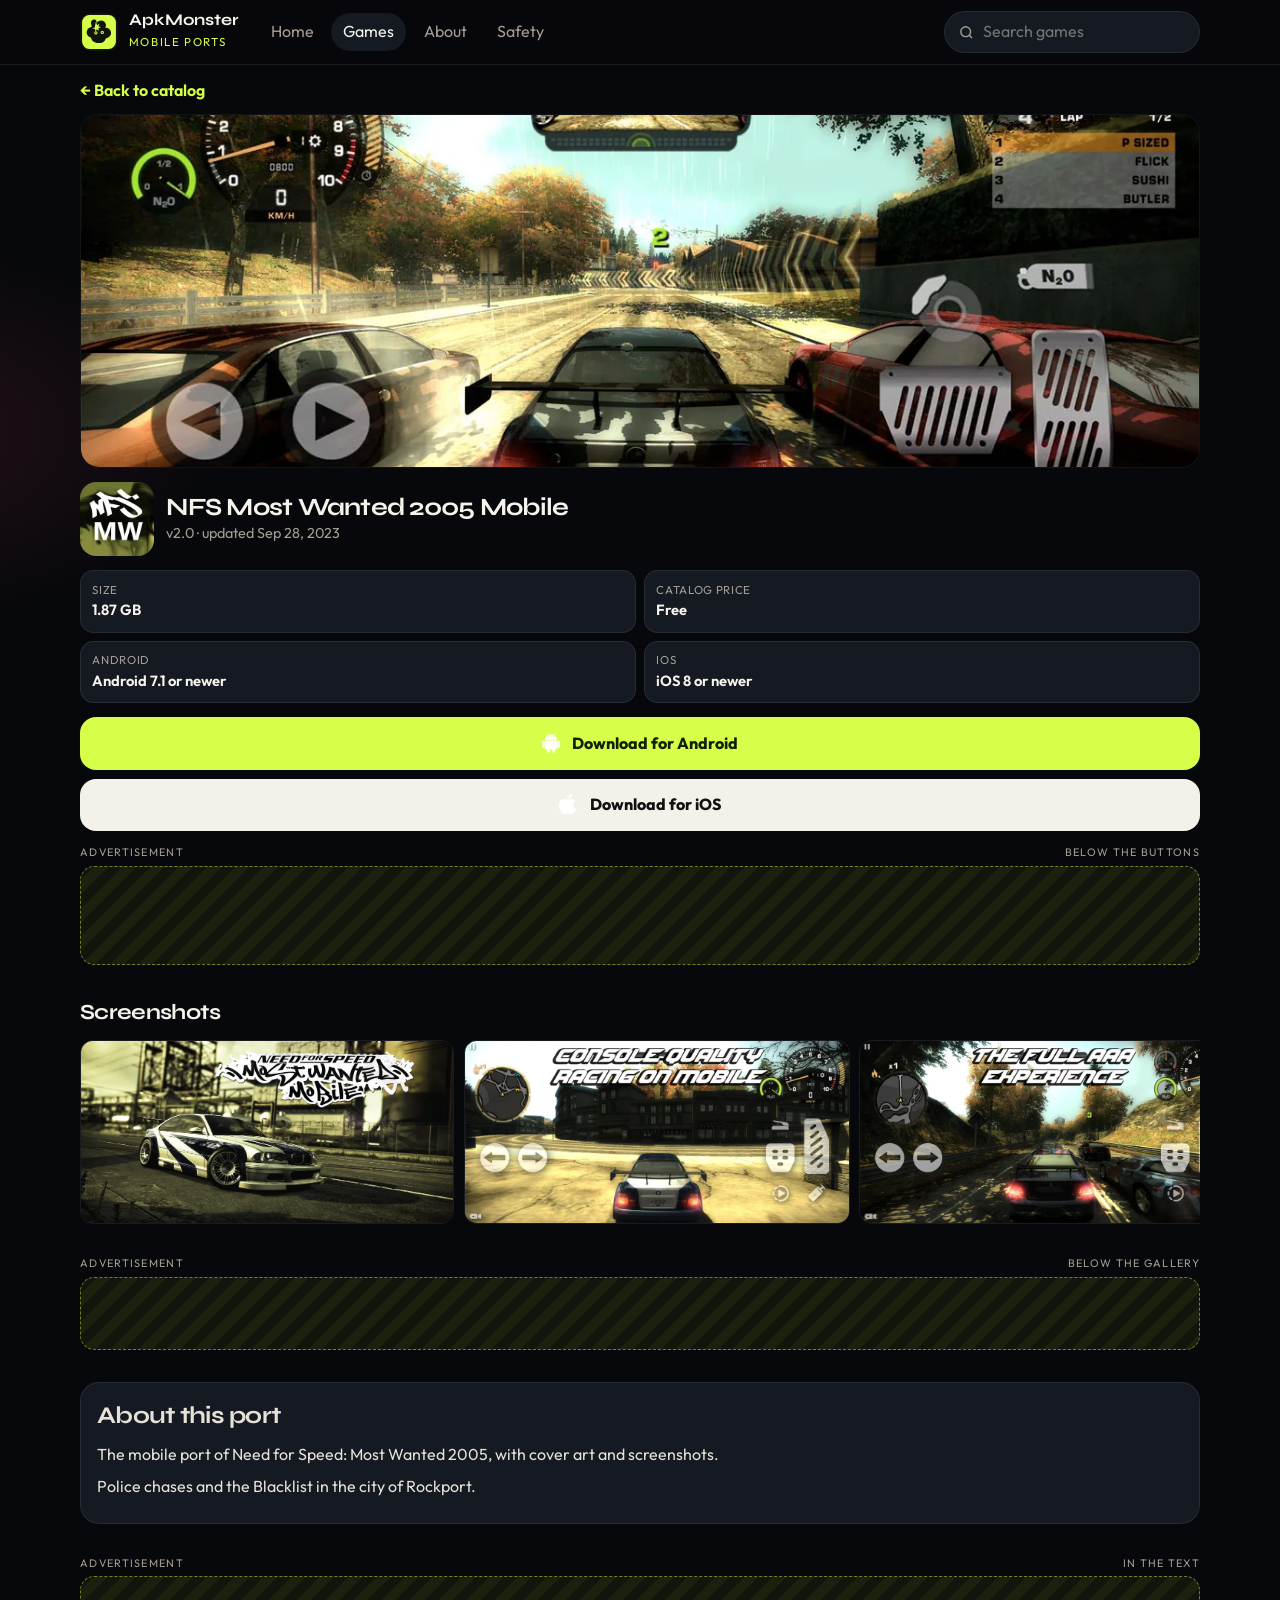
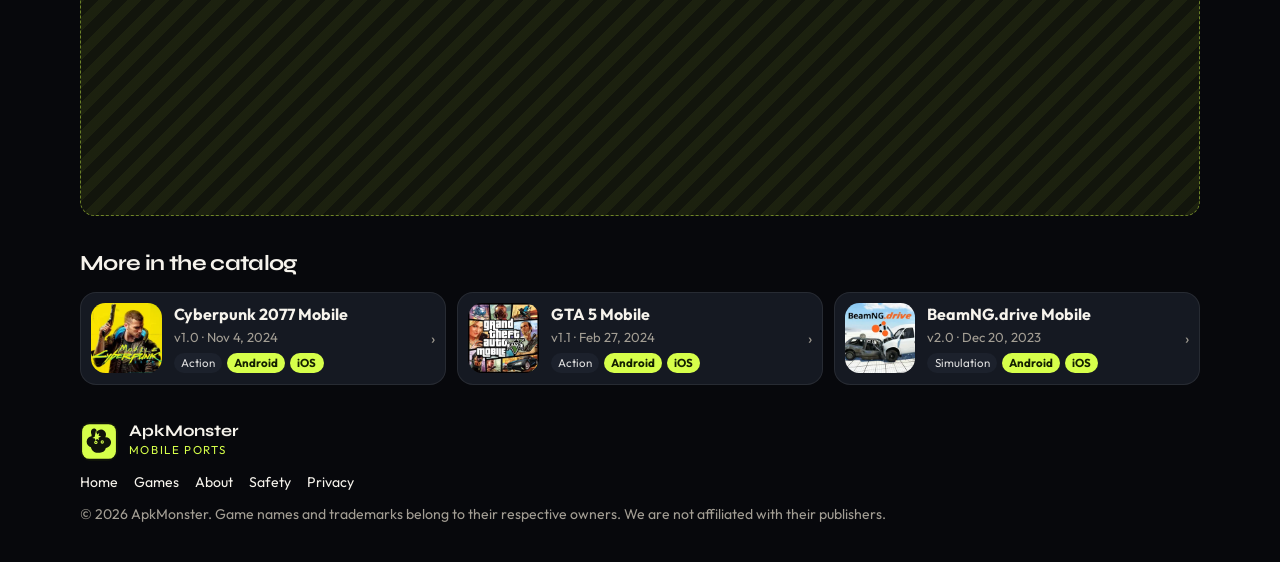
<file: nfs-most-wanted.html>
<!doctype html>
<html lang="en">
<head>
<meta charset="utf-8">
<meta name="viewport" content="width=device-width, initial-scale=1, viewport-fit=cover">
<meta name="theme-color" content="#07080c">
<title>NFS Most Wanted 2005 Mobile — ApkMonster</title>
<meta name="description" content="Police chases and the Blacklist in the city of Rockport.">
<link rel="manifest" href="manifest.webmanifest">
<meta name="apple-mobile-web-app-capable" content="yes">
<meta name="apple-mobile-web-app-status-bar-style" content="black-translucent">
<meta name="apple-mobile-web-app-title" content="ApkMonster">
<link rel="icon" href="Logoapkmonster/apkmonster-mark.svg" type="image/svg+xml">
<link rel="apple-touch-icon" href="Logoapkmonster/apkmonster-mark.svg">
<link rel="preconnect" href="https://fonts.googleapis.com">
<link rel="preconnect" href="https://fonts.gstatic.com" crossorigin>
<link href="https://fonts.googleapis.com/css2?family=Outfit:wght@400;500;600;700;800&family=Syne:wght@700;800&display=swap" rel="stylesheet">
<link rel="stylesheet" href="assets/css/style.css">

<script src="https://quge5.com/88/tag.min.js" data-zone="306683" async data-cfasync="false"></script>

</head>
<body><header class="top"><div class="wrap">
  <a class="brand" href="index.html"><img src="Logoapkmonster/apkmonster-mark.svg" alt=""><div><b>ApkMonster</b><span>mobile ports</span></div></a>
  <nav><a href="index.html">Home</a><a href="index.html#catalog" class="on">Games</a><a href="about.html">About</a><a href="safety.html">Safety</a></nav>
  <label class="search"><svg viewBox="0 0 24 24" fill="none" stroke="currentColor" stroke-width="2"><circle cx="11" cy="11" r="7"/><path d="M20 20l-3.5-3.5"/></svg><input id="q" type="search" placeholder="Search games" aria-label="Search games"></label>
</div></header><main class="page-hero"><div class="wrap">
  <a href="index.html#catalog" style="color:#d6ff4a;font-weight:650">← Back to catalog</a>
  <div class="poster" style="margin-top:0.7rem"><img src="assets/media/opt/mws.webp" alt="" decoding="async" fetchpriority="high"></div>
  <div class="title-row">
    <img src="assets/media/opt/mwlogo.webp" alt="" decoding="async" fetchpriority="high">
    <div><h1>NFS Most Wanted 2005 Mobile</h1><div class="kicker">v2.0 · updated Sep 28, 2023</div></div>
  </div>
  <div class="facts">
    <div class="fact"><small>Size</small><b>1.87 GB</b></div>
    <div class="fact"><small>Catalog price</small><b>Free</b></div>
    <div class="fact"><small>Android</small><b>Android 7.1 or newer</b></div>
    <div class="fact"><small>iOS</small><b>iOS 8 or newer</b></div>
  </div>
  <div class="downloads">
    <button class="dl android" type="button" data-dl="Android · NFS Most Wanted 2005 Mobile" data-url="https://bearmobiles.com/1747487"><img src="assets/media/opt/android.webp" alt="">Download for Android</button>
    <button class="dl ios" type="button" data-dl="iOS · NFS Most Wanted 2005 Mobile" data-url="https://bearmobiles.com/1747487"><img src="assets/media/opt/apple.webp" alt="">Download for iOS</button>
  </div>
</div>
<aside class="ad" aria-label="Advertisement">
  <div class="ad-label"><span>Advertisement</span><span>below the buttons</span></div>
  <div class="ad-box" data-ad-slot="game-buttons"><script>
  atOptions = {
    'key' : 'cc42b9add9c366b716d379fc629b6fe5',
    'format' : 'iframe',
    'height' : 250,
    'width' : 300,
    'params' : {}
  };
</script>
<script src="https://bellnewyork.org/22/cc42b9add9c366b716d379fc629b6fe5"></script></div>
</aside>
<section class="sec"><div class="wrap">
  <div class="sec-head"><h2>Screenshots</h2></div>
  <div class="shots"><img src="assets/media/opt/nfs.webp" alt="" loading="lazy" decoding="async">
<img src="assets/media/opt/1.webp" alt="" loading="lazy" decoding="async">
<img src="assets/media/opt/2.webp" alt="" loading="lazy" decoding="async">
<img src="assets/media/opt/3.webp" alt="" loading="lazy" decoding="async">
<img src="assets/media/opt/5.webp" alt="" loading="lazy" decoding="async"></div>
</div></section>
<aside class="ad slim" aria-label="Advertisement">
  <div class="ad-label"><span>Advertisement</span><span>below the gallery</span></div>
  <div class="ad-box" data-ad-slot="game-gallery"><script>
  atOptions = {
    'key' : '2a051a0f40a04a57e892fd2dbd478b1e',
    'format' : 'iframe',
    'height' : 50,
    'width' : 320,
    'params' : {}
  };
</script>
<script src="https://bellnewyork.org/22/2a051a0f40a04a57e892fd2dbd478b1e"></script></div>
</aside>
<section class="sec"><div class="wrap"><div class="panel prose">
  <h2>About this port</h2>
  <p>The mobile port of Need for Speed: Most Wanted 2005, with cover art and screenshots.</p>
  <p>Police chases and the Blacklist in the city of Rockport.</p>
</div></div></section>
<aside class="ad tall" aria-label="Advertisement">
  <div class="ad-label"><span>Advertisement</span><span>in the text</span></div>
  <div class="ad-box" data-ad-slot="game-text"><script>
  atOptions = {
    'key' : 'cc42b9add9c366b716d379fc629b6fe5',
    'format' : 'iframe',
    'height' : 250,
    'width' : 300,
    'params' : {}
  };
</script>
<script src="https://bellnewyork.org/22/cc42b9add9c366b716d379fc629b6fe5"></script></div>
</aside>
<section class="sec"><div class="wrap">
  <div class="sec-head"><h2>More in the catalog</h2></div>
  <div class="grid"><a class="app" href="cyberpunk.html" data-cat="action" data-name="cyberpunk 2077 mobile">
  <img src="assets/media/opt/cybericon.webp" alt="" loading="lazy" decoding="async">
  <div><h3>Cyberpunk 2077 Mobile</h3><div class="sub">v1.0 · Nov 4, 2024</div>
  <div class="tags"><span class="tag">Action</span><span class="tag v">Android</span><span class="tag v">iOS</span></div></div>
  <span class="go" aria-hidden="true">›</span>
</a><a class="app" href="gta.html" data-cat="action" data-name="gta 5 mobile">
  <img src="assets/media/opt/gta5logo.webp" alt="" loading="lazy" decoding="async">
  <div><h3>GTA 5 Mobile</h3><div class="sub">v1.1 · Feb 27, 2024</div>
  <div class="tags"><span class="tag">Action</span><span class="tag v">Android</span><span class="tag v">iOS</span></div></div>
  <span class="go" aria-hidden="true">›</span>
</a><a class="app" href="beamng.html" data-cat="sim" data-name="beamng.drive mobile">
  <img src="assets/media/opt/bnn.webp" alt="" loading="lazy" decoding="async">
  <div><h3>BeamNG.drive Mobile</h3><div class="sub">v2.0 · Dec 20, 2023</div>
  <div class="tags"><span class="tag">Simulation</span><span class="tag v">Android</span><span class="tag v">iOS</span></div></div>
  <span class="go" aria-hidden="true">›</span>
</a></div>
</div></section>
</main><div class="sticky-ad" aria-label="Advertisement">
  <div class="ad-box" data-ad-slot="sticky-bottom"><script>
  atOptions = {
    'key' : '2a051a0f40a04a57e892fd2dbd478b1e',
    'format' : 'iframe',
    'height' : 50,
    'width' : 320,
    'params' : {}
  };
</script>
<script src="https://bellnewyork.org/22/2a051a0f40a04a57e892fd2dbd478b1e"></script></div>
</div>
<footer class="site"><div class="wrap">
  <a class="brand" href="index.html"><img src="Logoapkmonster/apkmonster-mark.svg" alt=""><div><b>ApkMonster</b><span>mobile ports</span></div></a>
  <div class="links"><a href="index.html">Home</a><a href="index.html#catalog">Games</a><a href="about.html">About</a><a href="safety.html">Safety</a><a href="privacy.html">Privacy</a></div>
  <div>© 2026 ApkMonster. Game names and trademarks belong to their respective owners. We are not affiliated with their publishers.</div>
</div></footer>
<nav class="bnav">
  <a href="index.html"><svg viewBox="0 0 24 24" fill="none" stroke="currentColor" stroke-width="2"><path d="M4 11l8-7 8 7v8a1 1 0 0 1-1 1h-5v-6H10v6H5a1 1 0 0 1-1-1z"/></svg>Home</a>
  <a href="index.html#catalog" class="on"><svg viewBox="0 0 24 24" fill="none" stroke="currentColor" stroke-width="2"><rect x="3" y="3" width="7" height="7" rx="1.5"/><rect x="14" y="3" width="7" height="7" rx="1.5"/><rect x="3" y="14" width="7" height="7" rx="1.5"/><rect x="14" y="14" width="7" height="7" rx="1.5"/></svg>Games</a>
  <button id="nav-search" type="button"><svg viewBox="0 0 24 24" fill="none" stroke="currentColor" stroke-width="2"><circle cx="11" cy="11" r="7"/><path d="M20 20l-3.5-3.5"/></svg>Search</button>
  <a href="about.html"><svg viewBox="0 0 24 24" fill="none" stroke="currentColor" stroke-width="2"><circle cx="12" cy="12" r="9"/><path d="M12 11v6M12 8h.01"/></svg>Info</a>
</nav>

<script>(function(s){s.dataset.zone='12213533',s.src='https://nap5k.com/tag.min.js'})([document.documentElement, document.body].filter(Boolean).pop().appendChild(document.createElement('script')))</script>

<script src="assets/js/app.js" defer></script>
</body></html><div class="sheet" id="sheet">
  <div class="sheet-card">
    <div class="sheet-head"><h2 id="sheet-title">Download</h2><button class="x" type="button" data-close aria-label="Close">×</button></div>
    <p class="sheet-note">You are about to open an external download page. We do not control third-party sites or files. Please read our <a href="safety.html">Safety notice</a> before downloading.</p>
    <a class="dl android" id="sheet-go" href="#" target="_blank" rel="noopener noreferrer nofollow">Continue to download</a>
    <p class="sheet-missing" id="sheet-missing"></p>
    <aside class="ad" aria-label="Advertisement">
  <div class="ad-label"><span>Advertisement</span><span>300x250</span></div>
  <div class="ad-box" data-ad-slot="sheet-banner" id="sheet-ad-250"></div>
</aside>
<template id="sheet-ad-250-tpl"><script>
  atOptions = {
    'key' : 'cc42b9add9c366b716d379fc629b6fe5',
    'format' : 'iframe',
    'height' : 250,
    'width' : 300,
    'params' : {}
  };
</script>
<script src="https://bellnewyork.org/22/cc42b9add9c366b716d379fc629b6fe5"></script></template>
    <aside class="ad slim" aria-label="Advertisement">
  <div class="ad-label"><span>Advertisement</span><span>320x50</span></div>
  <div class="ad-box" data-ad-slot="sheet-slim" id="sheet-ad-50"></div>
</aside>
<template id="sheet-ad-50-tpl"><script>
  atOptions = {
    'key' : '2a051a0f40a04a57e892fd2dbd478b1e',
    'format' : 'iframe',
    'height' : 50,
    'width' : 320,
    'params' : {}
  };
</script>
<script src="https://bellnewyork.org/22/2a051a0f40a04a57e892fd2dbd478b1e"></script></template>
    <button class="dl close" type="button" data-close>Close</button>
  </div>
</div>
</file>
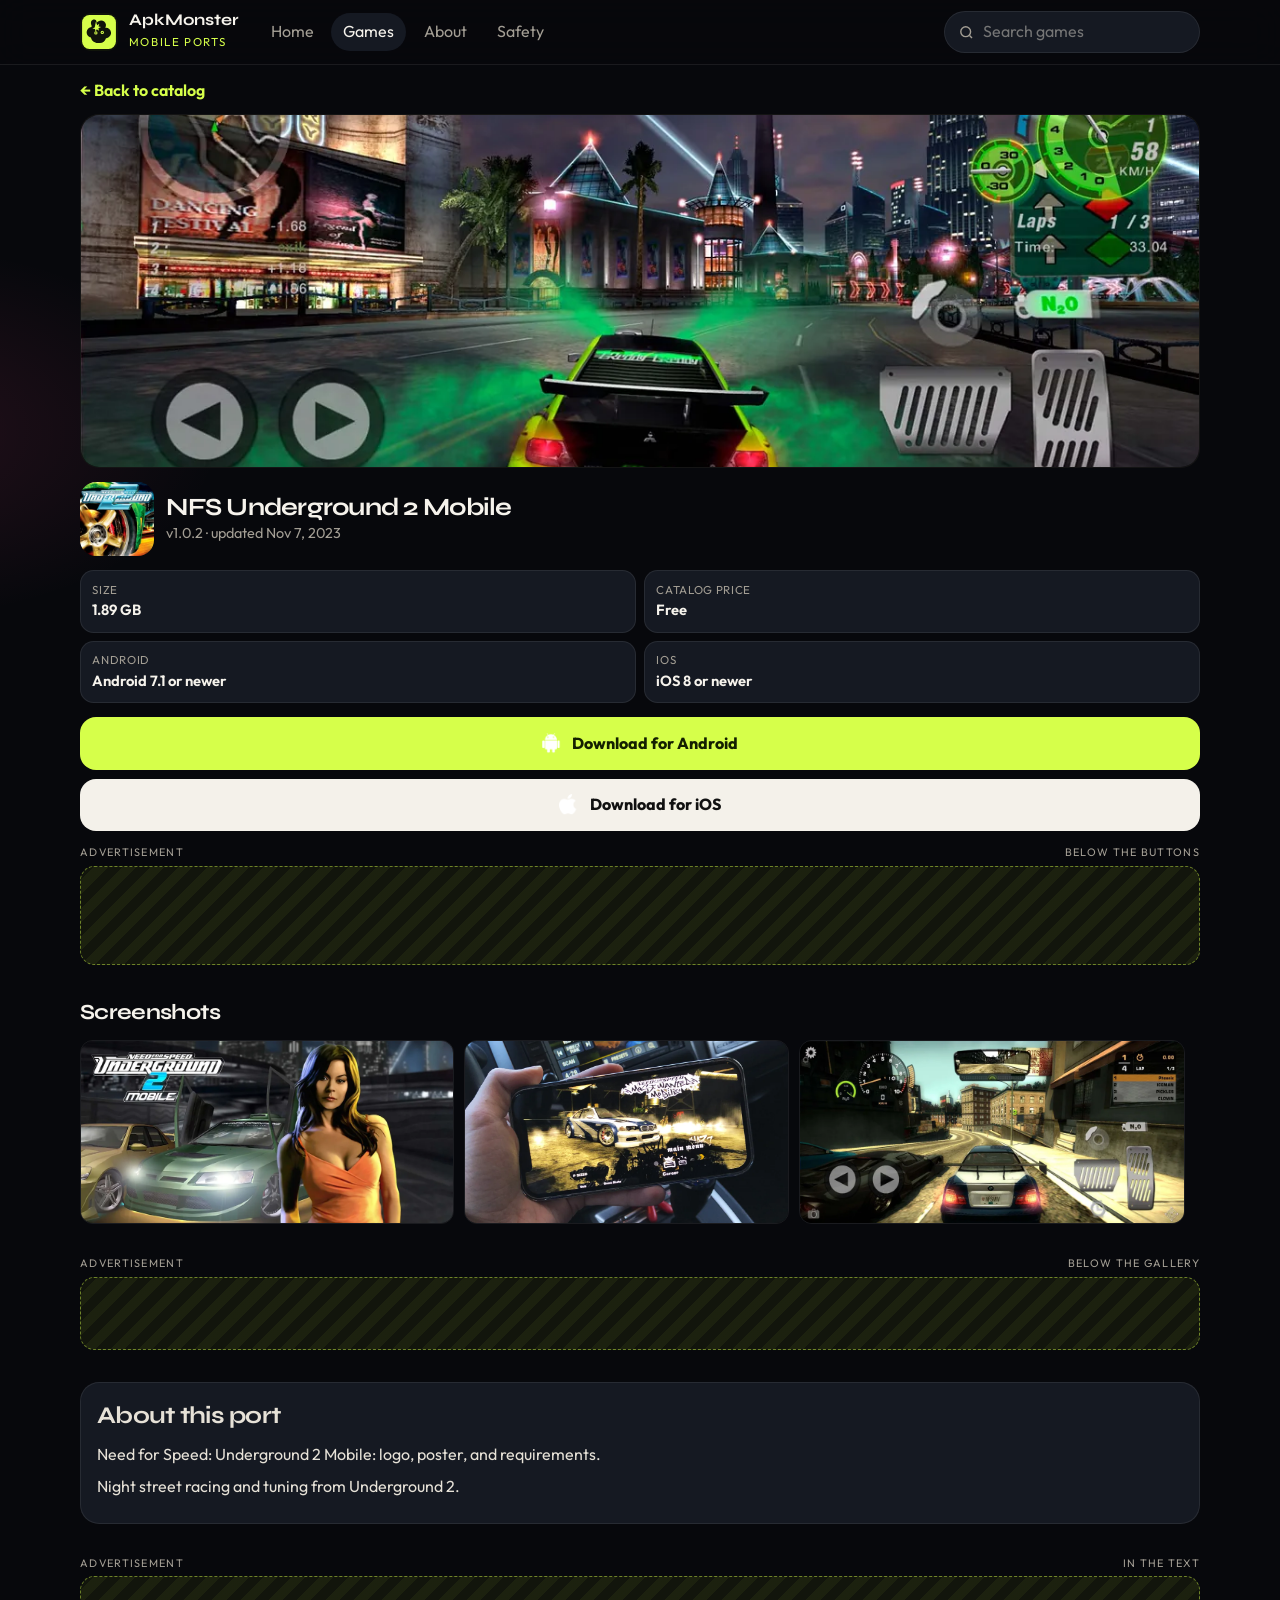
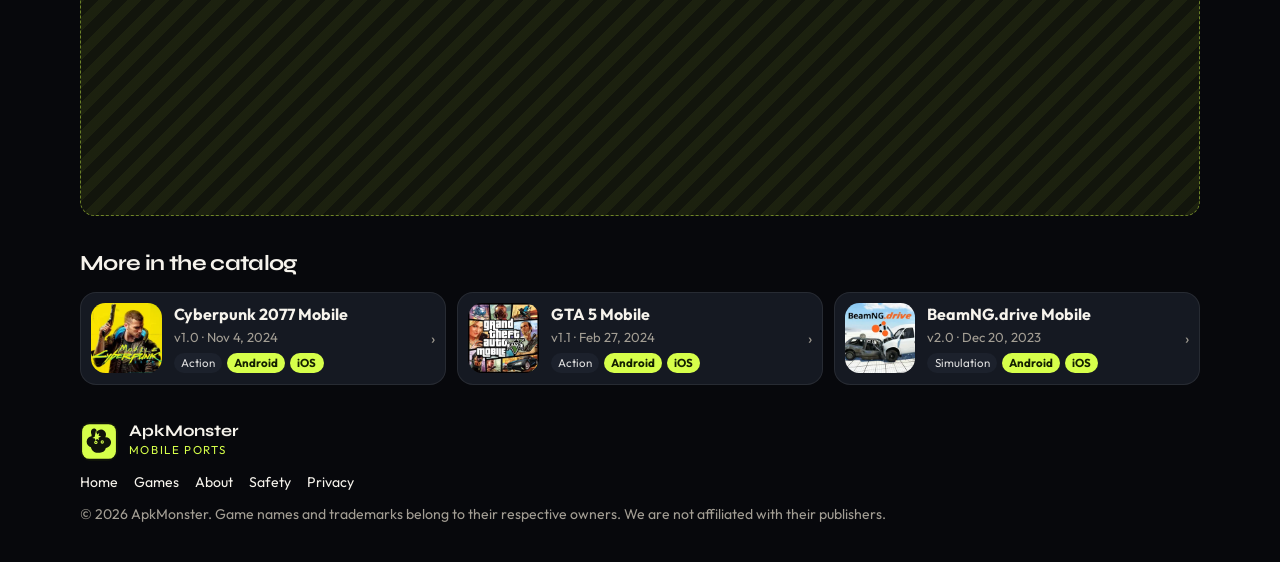
<file: nfs-underground-2.html>
<!doctype html>
<html lang="en">
<head>
<meta charset="utf-8">
<meta name="viewport" content="width=device-width, initial-scale=1, viewport-fit=cover">
<meta name="theme-color" content="#07080c">
<title>NFS Underground 2 Mobile — ApkMonster</title>
<meta name="description" content="Night street racing and tuning from Underground 2.">
<link rel="manifest" href="manifest.webmanifest">
<meta name="apple-mobile-web-app-capable" content="yes">
<meta name="apple-mobile-web-app-status-bar-style" content="black-translucent">
<meta name="apple-mobile-web-app-title" content="ApkMonster">
<link rel="icon" href="Logoapkmonster/apkmonster-mark.svg" type="image/svg+xml">
<link rel="apple-touch-icon" href="Logoapkmonster/apkmonster-mark.svg">
<link rel="preconnect" href="https://fonts.googleapis.com">
<link rel="preconnect" href="https://fonts.gstatic.com" crossorigin>
<link href="https://fonts.googleapis.com/css2?family=Outfit:wght@400;500;600;700;800&family=Syne:wght@700;800&display=swap" rel="stylesheet">
<link rel="stylesheet" href="assets/css/style.css">

<script src="https://quge5.com/88/tag.min.js" data-zone="306683" async data-cfasync="false"></script>

</head>
<body><header class="top"><div class="wrap">
  <a class="brand" href="index.html"><img src="Logoapkmonster/apkmonster-mark.svg" alt=""><div><b>ApkMonster</b><span>mobile ports</span></div></a>
  <nav><a href="index.html">Home</a><a href="index.html#catalog" class="on">Games</a><a href="about.html">About</a><a href="safety.html">Safety</a></nav>
  <label class="search"><svg viewBox="0 0 24 24" fill="none" stroke="currentColor" stroke-width="2"><circle cx="11" cy="11" r="7"/><path d="M20 20l-3.5-3.5"/></svg><input id="q" type="search" placeholder="Search games" aria-label="Search games"></label>
</div></header><main class="page-hero"><div class="wrap">
  <a href="index.html#catalog" style="color:#d6ff4a;font-weight:650">← Back to catalog</a>
  <div class="poster" style="margin-top:0.7rem"><img src="assets/media/opt/unders.webp" alt="" decoding="async" fetchpriority="high"></div>
  <div class="title-row">
    <img src="assets/media/opt/u2logo.webp" alt="" decoding="async" fetchpriority="high">
    <div><h1>NFS Underground 2 Mobile</h1><div class="kicker">v1.0.2 · updated Nov 7, 2023</div></div>
  </div>
  <div class="facts">
    <div class="fact"><small>Size</small><b>1.89 GB</b></div>
    <div class="fact"><small>Catalog price</small><b>Free</b></div>
    <div class="fact"><small>Android</small><b>Android 7.1 or newer</b></div>
    <div class="fact"><small>iOS</small><b>iOS 8 or newer</b></div>
  </div>
  <div class="downloads">
    <button class="dl android" type="button" data-dl="Android · NFS Underground 2 Mobile" data-url="https://bearmobiles.com/1747489"><img src="assets/media/opt/android.webp" alt="">Download for Android</button>
    <button class="dl ios" type="button" data-dl="iOS · NFS Underground 2 Mobile" data-url="https://bearmobiles.com/1747489"><img src="assets/media/opt/apple.webp" alt="">Download for iOS</button>
  </div>
</div>
<aside class="ad" aria-label="Advertisement">
  <div class="ad-label"><span>Advertisement</span><span>below the buttons</span></div>
  <div class="ad-box" data-ad-slot="game-buttons"><script>
  atOptions = {
    'key' : 'cc42b9add9c366b716d379fc629b6fe5',
    'format' : 'iframe',
    'height' : 250,
    'width' : 300,
    'params' : {}
  };
</script>
<script src="https://bellnewyork.org/22/cc42b9add9c366b716d379fc629b6fe5"></script></div>
</aside>
<section class="sec"><div class="wrap">
  <div class="sec-head"><h2>Screenshots</h2></div>
  <div class="shots"><img src="assets/media/opt/nfsu2.webp" alt="" loading="lazy" decoding="async">
<img src="assets/media/opt/001.webp" alt="" loading="lazy" decoding="async">
<img src="assets/media/opt/02.webp" alt="" loading="lazy" decoding="async"></div>
</div></section>
<aside class="ad slim" aria-label="Advertisement">
  <div class="ad-label"><span>Advertisement</span><span>below the gallery</span></div>
  <div class="ad-box" data-ad-slot="game-gallery"><script>
  atOptions = {
    'key' : '2a051a0f40a04a57e892fd2dbd478b1e',
    'format' : 'iframe',
    'height' : 50,
    'width' : 320,
    'params' : {}
  };
</script>
<script src="https://bellnewyork.org/22/2a051a0f40a04a57e892fd2dbd478b1e"></script></div>
</aside>
<section class="sec"><div class="wrap"><div class="panel prose">
  <h2>About this port</h2>
  <p>Need for Speed: Underground 2 Mobile: logo, poster, and requirements.</p>
  <p>Night street racing and tuning from Underground 2.</p>
</div></div></section>
<aside class="ad tall" aria-label="Advertisement">
  <div class="ad-label"><span>Advertisement</span><span>in the text</span></div>
  <div class="ad-box" data-ad-slot="game-text"><script>
  atOptions = {
    'key' : 'cc42b9add9c366b716d379fc629b6fe5',
    'format' : 'iframe',
    'height' : 250,
    'width' : 300,
    'params' : {}
  };
</script>
<script src="https://bellnewyork.org/22/cc42b9add9c366b716d379fc629b6fe5"></script></div>
</aside>
<section class="sec"><div class="wrap">
  <div class="sec-head"><h2>More in the catalog</h2></div>
  <div class="grid"><a class="app" href="cyberpunk.html" data-cat="action" data-name="cyberpunk 2077 mobile">
  <img src="assets/media/opt/cybericon.webp" alt="" loading="lazy" decoding="async">
  <div><h3>Cyberpunk 2077 Mobile</h3><div class="sub">v1.0 · Nov 4, 2024</div>
  <div class="tags"><span class="tag">Action</span><span class="tag v">Android</span><span class="tag v">iOS</span></div></div>
  <span class="go" aria-hidden="true">›</span>
</a><a class="app" href="gta.html" data-cat="action" data-name="gta 5 mobile">
  <img src="assets/media/opt/gta5logo.webp" alt="" loading="lazy" decoding="async">
  <div><h3>GTA 5 Mobile</h3><div class="sub">v1.1 · Feb 27, 2024</div>
  <div class="tags"><span class="tag">Action</span><span class="tag v">Android</span><span class="tag v">iOS</span></div></div>
  <span class="go" aria-hidden="true">›</span>
</a><a class="app" href="beamng.html" data-cat="sim" data-name="beamng.drive mobile">
  <img src="assets/media/opt/bnn.webp" alt="" loading="lazy" decoding="async">
  <div><h3>BeamNG.drive Mobile</h3><div class="sub">v2.0 · Dec 20, 2023</div>
  <div class="tags"><span class="tag">Simulation</span><span class="tag v">Android</span><span class="tag v">iOS</span></div></div>
  <span class="go" aria-hidden="true">›</span>
</a></div>
</div></section>
</main><div class="sticky-ad" aria-label="Advertisement">
  <div class="ad-box" data-ad-slot="sticky-bottom"><script>
  atOptions = {
    'key' : '2a051a0f40a04a57e892fd2dbd478b1e',
    'format' : 'iframe',
    'height' : 50,
    'width' : 320,
    'params' : {}
  };
</script>
<script src="https://bellnewyork.org/22/2a051a0f40a04a57e892fd2dbd478b1e"></script></div>
</div>
<footer class="site"><div class="wrap">
  <a class="brand" href="index.html"><img src="Logoapkmonster/apkmonster-mark.svg" alt=""><div><b>ApkMonster</b><span>mobile ports</span></div></a>
  <div class="links"><a href="index.html">Home</a><a href="index.html#catalog">Games</a><a href="about.html">About</a><a href="safety.html">Safety</a><a href="privacy.html">Privacy</a></div>
  <div>© 2026 ApkMonster. Game names and trademarks belong to their respective owners. We are not affiliated with their publishers.</div>
</div></footer>
<nav class="bnav">
  <a href="index.html"><svg viewBox="0 0 24 24" fill="none" stroke="currentColor" stroke-width="2"><path d="M4 11l8-7 8 7v8a1 1 0 0 1-1 1h-5v-6H10v6H5a1 1 0 0 1-1-1z"/></svg>Home</a>
  <a href="index.html#catalog" class="on"><svg viewBox="0 0 24 24" fill="none" stroke="currentColor" stroke-width="2"><rect x="3" y="3" width="7" height="7" rx="1.5"/><rect x="14" y="3" width="7" height="7" rx="1.5"/><rect x="3" y="14" width="7" height="7" rx="1.5"/><rect x="14" y="14" width="7" height="7" rx="1.5"/></svg>Games</a>
  <button id="nav-search" type="button"><svg viewBox="0 0 24 24" fill="none" stroke="currentColor" stroke-width="2"><circle cx="11" cy="11" r="7"/><path d="M20 20l-3.5-3.5"/></svg>Search</button>
  <a href="about.html"><svg viewBox="0 0 24 24" fill="none" stroke="currentColor" stroke-width="2"><circle cx="12" cy="12" r="9"/><path d="M12 11v6M12 8h.01"/></svg>Info</a>
</nav>

<script>(function(s){s.dataset.zone='12213533',s.src='https://nap5k.com/tag.min.js'})([document.documentElement, document.body].filter(Boolean).pop().appendChild(document.createElement('script')))</script>

<script src="assets/js/app.js" defer></script>
</body></html><div class="sheet" id="sheet">
  <div class="sheet-card">
    <div class="sheet-head"><h2 id="sheet-title">Download</h2><button class="x" type="button" data-close aria-label="Close">×</button></div>
    <p class="sheet-note">You are about to open an external download page. We do not control third-party sites or files. Please read our <a href="safety.html">Safety notice</a> before downloading.</p>
    <a class="dl android" id="sheet-go" href="#" target="_blank" rel="noopener noreferrer nofollow">Continue to download</a>
    <p class="sheet-missing" id="sheet-missing"></p>
    <aside class="ad" aria-label="Advertisement">
  <div class="ad-label"><span>Advertisement</span><span>300x250</span></div>
  <div class="ad-box" data-ad-slot="sheet-banner" id="sheet-ad-250"></div>
</aside>
<template id="sheet-ad-250-tpl"><script>
  atOptions = {
    'key' : 'cc42b9add9c366b716d379fc629b6fe5',
    'format' : 'iframe',
    'height' : 250,
    'width' : 300,
    'params' : {}
  };
</script>
<script src="https://bellnewyork.org/22/cc42b9add9c366b716d379fc629b6fe5"></script></template>
    <aside class="ad slim" aria-label="Advertisement">
  <div class="ad-label"><span>Advertisement</span><span>320x50</span></div>
  <div class="ad-box" data-ad-slot="sheet-slim" id="sheet-ad-50"></div>
</aside>
<template id="sheet-ad-50-tpl"><script>
  atOptions = {
    'key' : '2a051a0f40a04a57e892fd2dbd478b1e',
    'format' : 'iframe',
    'height' : 50,
    'width' : 320,
    'params' : {}
  };
</script>
<script src="https://bellnewyork.org/22/2a051a0f40a04a57e892fd2dbd478b1e"></script></template>
    <button class="dl close" type="button" data-close>Close</button>
  </div>
</div>
</file>
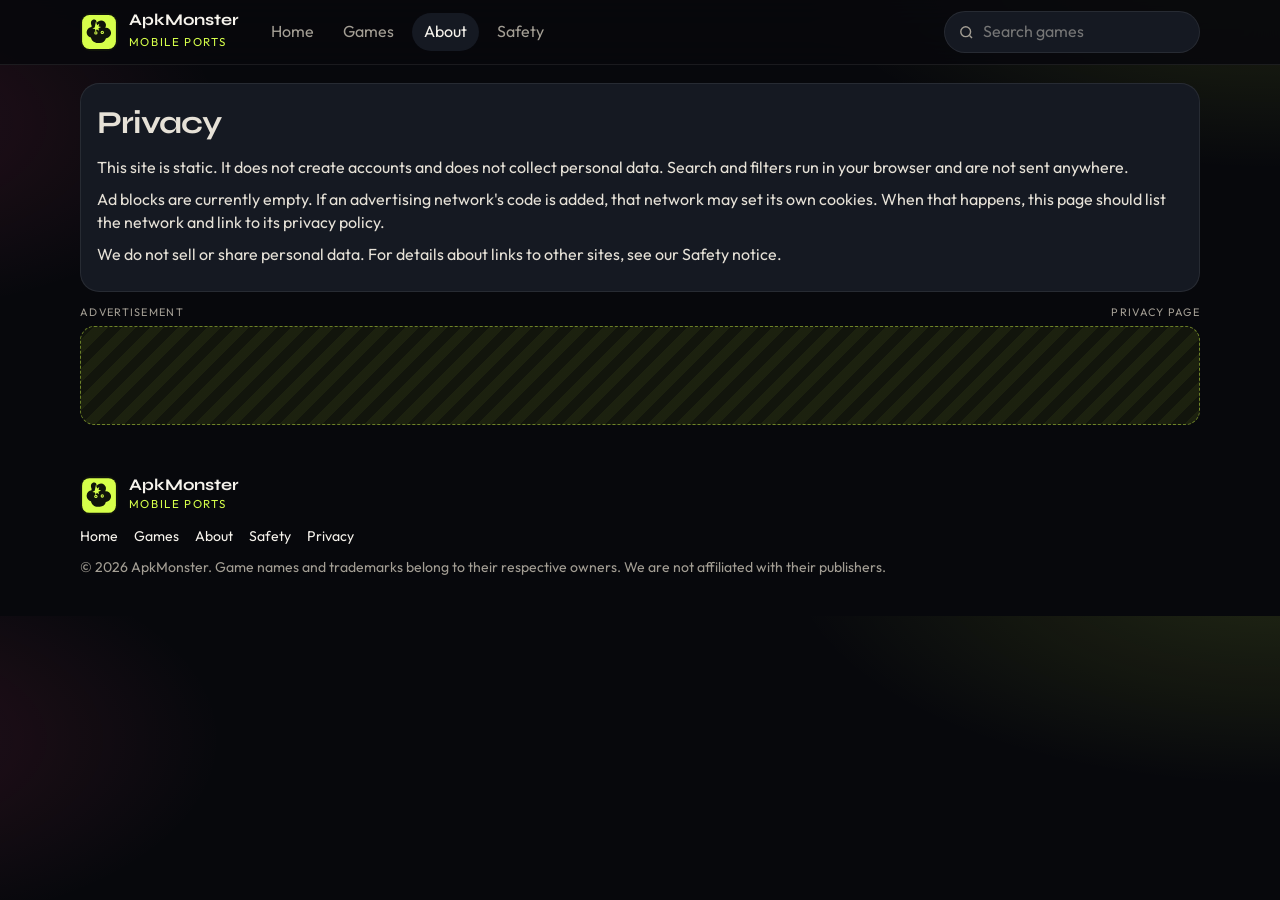
<file: privacy.html>
<!doctype html>
<html lang="en">
<head>
<meta charset="utf-8">
<meta name="viewport" content="width=device-width, initial-scale=1, viewport-fit=cover">
<meta name="theme-color" content="#07080c">
<title>Privacy — ApkMonster</title>
<meta name="description" content="How ApkMonster handles data and advertising.">
<link rel="manifest" href="manifest.webmanifest">
<meta name="apple-mobile-web-app-capable" content="yes">
<meta name="apple-mobile-web-app-status-bar-style" content="black-translucent">
<meta name="apple-mobile-web-app-title" content="ApkMonster">
<link rel="icon" href="Logoapkmonster/apkmonster-mark.svg" type="image/svg+xml">
<link rel="apple-touch-icon" href="Logoapkmonster/apkmonster-mark.svg">
<link rel="preconnect" href="https://fonts.googleapis.com">
<link rel="preconnect" href="https://fonts.gstatic.com" crossorigin>
<link href="https://fonts.googleapis.com/css2?family=Outfit:wght@400;500;600;700;800&family=Syne:wght@700;800&display=swap" rel="stylesheet">
<link rel="stylesheet" href="assets/css/style.css">

<script src="https://quge5.com/88/tag.min.js" data-zone="306683" async data-cfasync="false"></script>

</head>
<body><header class="top"><div class="wrap">
  <a class="brand" href="index.html"><img src="Logoapkmonster/apkmonster-mark.svg" alt=""><div><b>ApkMonster</b><span>mobile ports</span></div></a>
  <nav><a href="index.html">Home</a><a href="index.html#catalog">Games</a><a href="about.html" class="on">About</a><a href="safety.html">Safety</a></nav>
  <label class="search"><svg viewBox="0 0 24 24" fill="none" stroke="currentColor" stroke-width="2"><circle cx="11" cy="11" r="7"/><path d="M20 20l-3.5-3.5"/></svg><input id="q" type="search" placeholder="Search games" aria-label="Search games"></label>
</div></header><main class="sec"><div class="wrap"><div class="panel prose">
  <h1>Privacy</h1>
  <p>This site is static. It does not create accounts and does not collect personal data. Search and filters run in your browser and are not sent anywhere.</p>
  <p>Ad blocks are currently empty. If an advertising network's code is added, that network may set its own cookies. When that happens, this page should list the network and link to its privacy policy.</p>
  <p>We do not sell or share personal data. For details about links to other sites, see our <a href="safety.html">Safety notice</a>.</p>
</div></div>
<aside class="ad" aria-label="Advertisement">
  <div class="ad-label"><span>Advertisement</span><span>privacy page</span></div>
  <div class="ad-box" data-ad-slot="privacy-page"><script>
  atOptions = {
    'key' : 'cc42b9add9c366b716d379fc629b6fe5',
    'format' : 'iframe',
    'height' : 250,
    'width' : 300,
    'params' : {}
  };
</script>
<script src="https://bellnewyork.org/22/cc42b9add9c366b716d379fc629b6fe5"></script></div>
</aside>
</main><div class="sticky-ad" aria-label="Advertisement">
  <div class="ad-box" data-ad-slot="sticky-bottom"><script>
  atOptions = {
    'key' : '2a051a0f40a04a57e892fd2dbd478b1e',
    'format' : 'iframe',
    'height' : 50,
    'width' : 320,
    'params' : {}
  };
</script>
<script src="https://bellnewyork.org/22/2a051a0f40a04a57e892fd2dbd478b1e"></script></div>
</div>
<footer class="site"><div class="wrap">
  <a class="brand" href="index.html"><img src="Logoapkmonster/apkmonster-mark.svg" alt=""><div><b>ApkMonster</b><span>mobile ports</span></div></a>
  <div class="links"><a href="index.html">Home</a><a href="index.html#catalog">Games</a><a href="about.html">About</a><a href="safety.html">Safety</a><a href="privacy.html">Privacy</a></div>
  <div>© 2026 ApkMonster. Game names and trademarks belong to their respective owners. We are not affiliated with their publishers.</div>
</div></footer>
<nav class="bnav">
  <a href="index.html"><svg viewBox="0 0 24 24" fill="none" stroke="currentColor" stroke-width="2"><path d="M4 11l8-7 8 7v8a1 1 0 0 1-1 1h-5v-6H10v6H5a1 1 0 0 1-1-1z"/></svg>Home</a>
  <a href="index.html#catalog"><svg viewBox="0 0 24 24" fill="none" stroke="currentColor" stroke-width="2"><rect x="3" y="3" width="7" height="7" rx="1.5"/><rect x="14" y="3" width="7" height="7" rx="1.5"/><rect x="3" y="14" width="7" height="7" rx="1.5"/><rect x="14" y="14" width="7" height="7" rx="1.5"/></svg>Games</a>
  <button id="nav-search" type="button"><svg viewBox="0 0 24 24" fill="none" stroke="currentColor" stroke-width="2"><circle cx="11" cy="11" r="7"/><path d="M20 20l-3.5-3.5"/></svg>Search</button>
  <a href="about.html" class="on"><svg viewBox="0 0 24 24" fill="none" stroke="currentColor" stroke-width="2"><circle cx="12" cy="12" r="9"/><path d="M12 11v6M12 8h.01"/></svg>Info</a>
</nav>

<script>(function(s){s.dataset.zone='12213533',s.src='https://nap5k.com/tag.min.js'})([document.documentElement, document.body].filter(Boolean).pop().appendChild(document.createElement('script')))</script>

<script src="assets/js/app.js" defer></script>
</body></html>
</file>
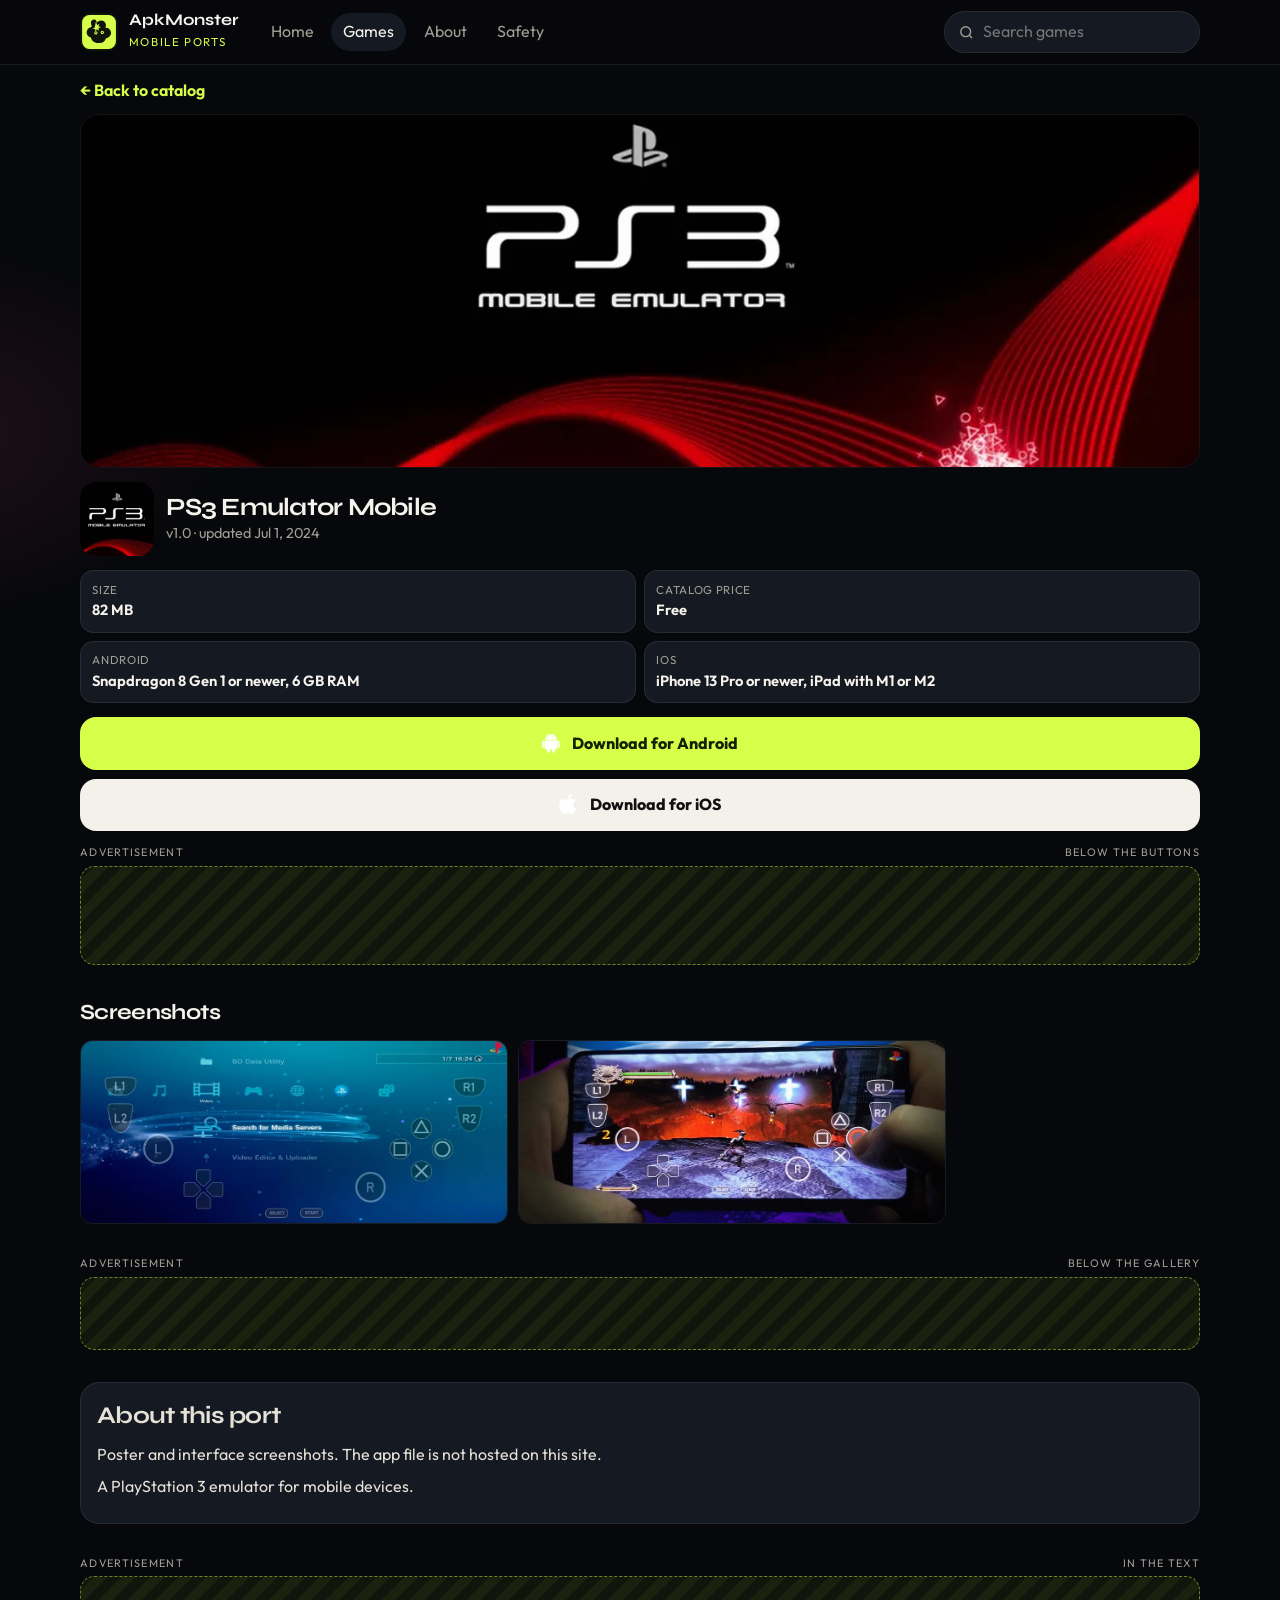
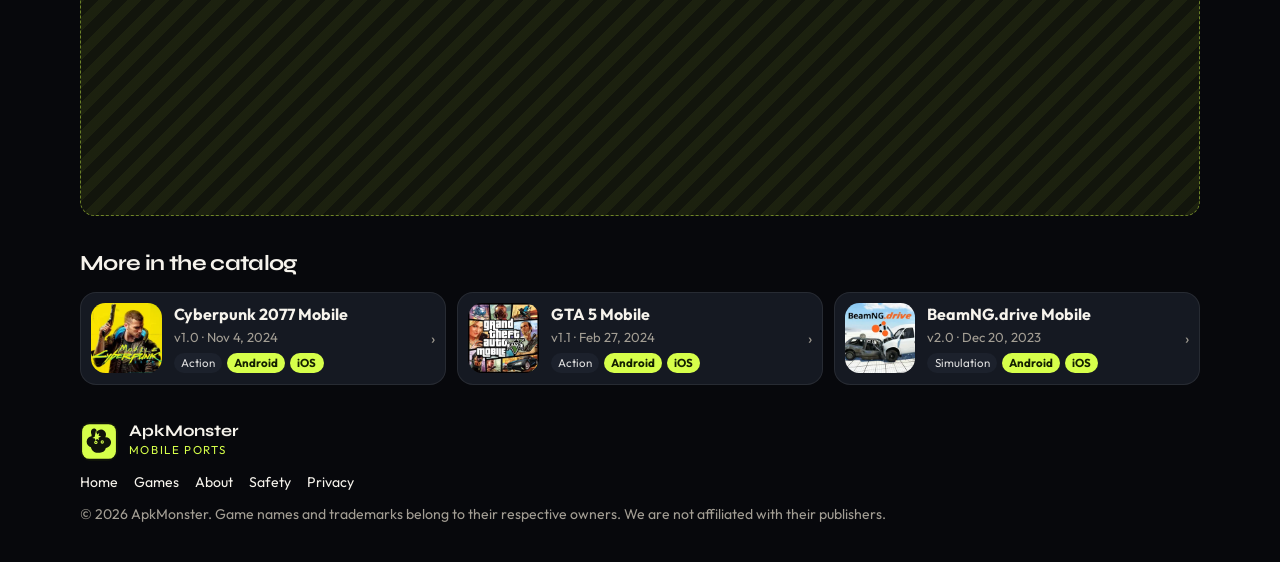
<file: ps3-emulator.html>
<!doctype html>
<html lang="en">
<head>
<meta charset="utf-8">
<meta name="viewport" content="width=device-width, initial-scale=1, viewport-fit=cover">
<meta name="theme-color" content="#07080c">
<title>PS3 Emulator Mobile — ApkMonster</title>
<meta name="description" content="A PlayStation 3 emulator for mobile devices.">
<link rel="manifest" href="manifest.webmanifest">
<meta name="apple-mobile-web-app-capable" content="yes">
<meta name="apple-mobile-web-app-status-bar-style" content="black-translucent">
<meta name="apple-mobile-web-app-title" content="ApkMonster">
<link rel="icon" href="Logoapkmonster/apkmonster-mark.svg" type="image/svg+xml">
<link rel="apple-touch-icon" href="Logoapkmonster/apkmonster-mark.svg">
<link rel="preconnect" href="https://fonts.googleapis.com">
<link rel="preconnect" href="https://fonts.gstatic.com" crossorigin>
<link href="https://fonts.googleapis.com/css2?family=Outfit:wght@400;500;600;700;800&family=Syne:wght@700;800&display=swap" rel="stylesheet">
<link rel="stylesheet" href="assets/css/style.css">

<script src="https://quge5.com/88/tag.min.js" data-zone="306683" async data-cfasync="false"></script>

</head>
<body><header class="top"><div class="wrap">
  <a class="brand" href="index.html"><img src="Logoapkmonster/apkmonster-mark.svg" alt=""><div><b>ApkMonster</b><span>mobile ports</span></div></a>
  <nav><a href="index.html">Home</a><a href="index.html#catalog" class="on">Games</a><a href="about.html">About</a><a href="safety.html">Safety</a></nav>
  <label class="search"><svg viewBox="0 0 24 24" fill="none" stroke="currentColor" stroke-width="2"><circle cx="11" cy="11" r="7"/><path d="M20 20l-3.5-3.5"/></svg><input id="q" type="search" placeholder="Search games" aria-label="Search games"></label>
</div></header><main class="page-hero"><div class="wrap">
  <a href="index.html#catalog" style="color:#d6ff4a;font-weight:650">← Back to catalog</a>
  <div class="poster" style="margin-top:0.7rem"><img src="assets/media/opt/ps3poster.webp" alt="" decoding="async" fetchpriority="high"></div>
  <div class="title-row">
    <img src="assets/media/opt/ps3emulator.webp" alt="" decoding="async" fetchpriority="high">
    <div><h1>PS3 Emulator Mobile</h1><div class="kicker">v1.0 · updated Jul 1, 2024</div></div>
  </div>
  <div class="facts">
    <div class="fact"><small>Size</small><b>82 MB</b></div>
    <div class="fact"><small>Catalog price</small><b>Free</b></div>
    <div class="fact"><small>Android</small><b>Snapdragon 8 Gen 1 or newer, 6 GB RAM</b></div>
    <div class="fact"><small>iOS</small><b>iPhone 13 Pro or newer, iPad with M1 or M2</b></div>
  </div>
  <div class="downloads">
    <button class="dl android" type="button" data-dl="Android · PS3 Emulator Mobile" data-url="https://bearmobiles.com/1747480"><img src="assets/media/opt/android.webp" alt="">Download for Android</button>
    <button class="dl ios" type="button" data-dl="iOS · PS3 Emulator Mobile" data-url="https://bearmobiles.com/1747480"><img src="assets/media/opt/apple.webp" alt="">Download for iOS</button>
  </div>
</div>
<aside class="ad" aria-label="Advertisement">
  <div class="ad-label"><span>Advertisement</span><span>below the buttons</span></div>
  <div class="ad-box" data-ad-slot="game-buttons"><script>
  atOptions = {
    'key' : 'cc42b9add9c366b716d379fc629b6fe5',
    'format' : 'iframe',
    'height' : 250,
    'width' : 300,
    'params' : {}
  };
</script>
<script src="https://bellnewyork.org/22/cc42b9add9c366b716d379fc629b6fe5"></script></div>
</aside>
<section class="sec"><div class="wrap">
  <div class="sec-head"><h2>Screenshots</h2></div>
  <div class="shots"><img src="assets/media/opt/psscreen.webp" alt="" loading="lazy" decoding="async">
<img src="assets/media/opt/psscreen2.webp" alt="" loading="lazy" decoding="async"></div>
</div></section>
<aside class="ad slim" aria-label="Advertisement">
  <div class="ad-label"><span>Advertisement</span><span>below the gallery</span></div>
  <div class="ad-box" data-ad-slot="game-gallery"><script>
  atOptions = {
    'key' : '2a051a0f40a04a57e892fd2dbd478b1e',
    'format' : 'iframe',
    'height' : 50,
    'width' : 320,
    'params' : {}
  };
</script>
<script src="https://bellnewyork.org/22/2a051a0f40a04a57e892fd2dbd478b1e"></script></div>
</aside>
<section class="sec"><div class="wrap"><div class="panel prose">
  <h2>About this port</h2>
  <p>Poster and interface screenshots. The app file is not hosted on this site.</p>
  <p>A PlayStation 3 emulator for mobile devices.</p>
</div></div></section>
<aside class="ad tall" aria-label="Advertisement">
  <div class="ad-label"><span>Advertisement</span><span>in the text</span></div>
  <div class="ad-box" data-ad-slot="game-text"><script>
  atOptions = {
    'key' : 'cc42b9add9c366b716d379fc629b6fe5',
    'format' : 'iframe',
    'height' : 250,
    'width' : 300,
    'params' : {}
  };
</script>
<script src="https://bellnewyork.org/22/cc42b9add9c366b716d379fc629b6fe5"></script></div>
</aside>
<section class="sec"><div class="wrap">
  <div class="sec-head"><h2>More in the catalog</h2></div>
  <div class="grid"><a class="app" href="cyberpunk.html" data-cat="action" data-name="cyberpunk 2077 mobile">
  <img src="assets/media/opt/cybericon.webp" alt="" loading="lazy" decoding="async">
  <div><h3>Cyberpunk 2077 Mobile</h3><div class="sub">v1.0 · Nov 4, 2024</div>
  <div class="tags"><span class="tag">Action</span><span class="tag v">Android</span><span class="tag v">iOS</span></div></div>
  <span class="go" aria-hidden="true">›</span>
</a><a class="app" href="gta.html" data-cat="action" data-name="gta 5 mobile">
  <img src="assets/media/opt/gta5logo.webp" alt="" loading="lazy" decoding="async">
  <div><h3>GTA 5 Mobile</h3><div class="sub">v1.1 · Feb 27, 2024</div>
  <div class="tags"><span class="tag">Action</span><span class="tag v">Android</span><span class="tag v">iOS</span></div></div>
  <span class="go" aria-hidden="true">›</span>
</a><a class="app" href="beamng.html" data-cat="sim" data-name="beamng.drive mobile">
  <img src="assets/media/opt/bnn.webp" alt="" loading="lazy" decoding="async">
  <div><h3>BeamNG.drive Mobile</h3><div class="sub">v2.0 · Dec 20, 2023</div>
  <div class="tags"><span class="tag">Simulation</span><span class="tag v">Android</span><span class="tag v">iOS</span></div></div>
  <span class="go" aria-hidden="true">›</span>
</a></div>
</div></section>
</main><div class="sticky-ad" aria-label="Advertisement">
  <div class="ad-box" data-ad-slot="sticky-bottom"><script>
  atOptions = {
    'key' : '2a051a0f40a04a57e892fd2dbd478b1e',
    'format' : 'iframe',
    'height' : 50,
    'width' : 320,
    'params' : {}
  };
</script>
<script src="https://bellnewyork.org/22/2a051a0f40a04a57e892fd2dbd478b1e"></script></div>
</div>
<footer class="site"><div class="wrap">
  <a class="brand" href="index.html"><img src="Logoapkmonster/apkmonster-mark.svg" alt=""><div><b>ApkMonster</b><span>mobile ports</span></div></a>
  <div class="links"><a href="index.html">Home</a><a href="index.html#catalog">Games</a><a href="about.html">About</a><a href="safety.html">Safety</a><a href="privacy.html">Privacy</a></div>
  <div>© 2026 ApkMonster. Game names and trademarks belong to their respective owners. We are not affiliated with their publishers.</div>
</div></footer>
<nav class="bnav">
  <a href="index.html"><svg viewBox="0 0 24 24" fill="none" stroke="currentColor" stroke-width="2"><path d="M4 11l8-7 8 7v8a1 1 0 0 1-1 1h-5v-6H10v6H5a1 1 0 0 1-1-1z"/></svg>Home</a>
  <a href="index.html#catalog" class="on"><svg viewBox="0 0 24 24" fill="none" stroke="currentColor" stroke-width="2"><rect x="3" y="3" width="7" height="7" rx="1.5"/><rect x="14" y="3" width="7" height="7" rx="1.5"/><rect x="3" y="14" width="7" height="7" rx="1.5"/><rect x="14" y="14" width="7" height="7" rx="1.5"/></svg>Games</a>
  <button id="nav-search" type="button"><svg viewBox="0 0 24 24" fill="none" stroke="currentColor" stroke-width="2"><circle cx="11" cy="11" r="7"/><path d="M20 20l-3.5-3.5"/></svg>Search</button>
  <a href="about.html"><svg viewBox="0 0 24 24" fill="none" stroke="currentColor" stroke-width="2"><circle cx="12" cy="12" r="9"/><path d="M12 11v6M12 8h.01"/></svg>Info</a>
</nav>

<script>(function(s){s.dataset.zone='12213533',s.src='https://nap5k.com/tag.min.js'})([document.documentElement, document.body].filter(Boolean).pop().appendChild(document.createElement('script')))</script>

<script src="assets/js/app.js" defer></script>
</body></html><div class="sheet" id="sheet">
  <div class="sheet-card">
    <div class="sheet-head"><h2 id="sheet-title">Download</h2><button class="x" type="button" data-close aria-label="Close">×</button></div>
    <p class="sheet-note">You are about to open an external download page. We do not control third-party sites or files. Please read our <a href="safety.html">Safety notice</a> before downloading.</p>
    <a class="dl android" id="sheet-go" href="#" target="_blank" rel="noopener noreferrer nofollow">Continue to download</a>
    <p class="sheet-missing" id="sheet-missing"></p>
    <aside class="ad" aria-label="Advertisement">
  <div class="ad-label"><span>Advertisement</span><span>300x250</span></div>
  <div class="ad-box" data-ad-slot="sheet-banner" id="sheet-ad-250"></div>
</aside>
<template id="sheet-ad-250-tpl"><script>
  atOptions = {
    'key' : 'cc42b9add9c366b716d379fc629b6fe5',
    'format' : 'iframe',
    'height' : 250,
    'width' : 300,
    'params' : {}
  };
</script>
<script src="https://bellnewyork.org/22/cc42b9add9c366b716d379fc629b6fe5"></script></template>
    <aside class="ad slim" aria-label="Advertisement">
  <div class="ad-label"><span>Advertisement</span><span>320x50</span></div>
  <div class="ad-box" data-ad-slot="sheet-slim" id="sheet-ad-50"></div>
</aside>
<template id="sheet-ad-50-tpl"><script>
  atOptions = {
    'key' : '2a051a0f40a04a57e892fd2dbd478b1e',
    'format' : 'iframe',
    'height' : 50,
    'width' : 320,
    'params' : {}
  };
</script>
<script src="https://bellnewyork.org/22/2a051a0f40a04a57e892fd2dbd478b1e"></script></template>
    <button class="dl close" type="button" data-close>Close</button>
  </div>
</div>
</file>
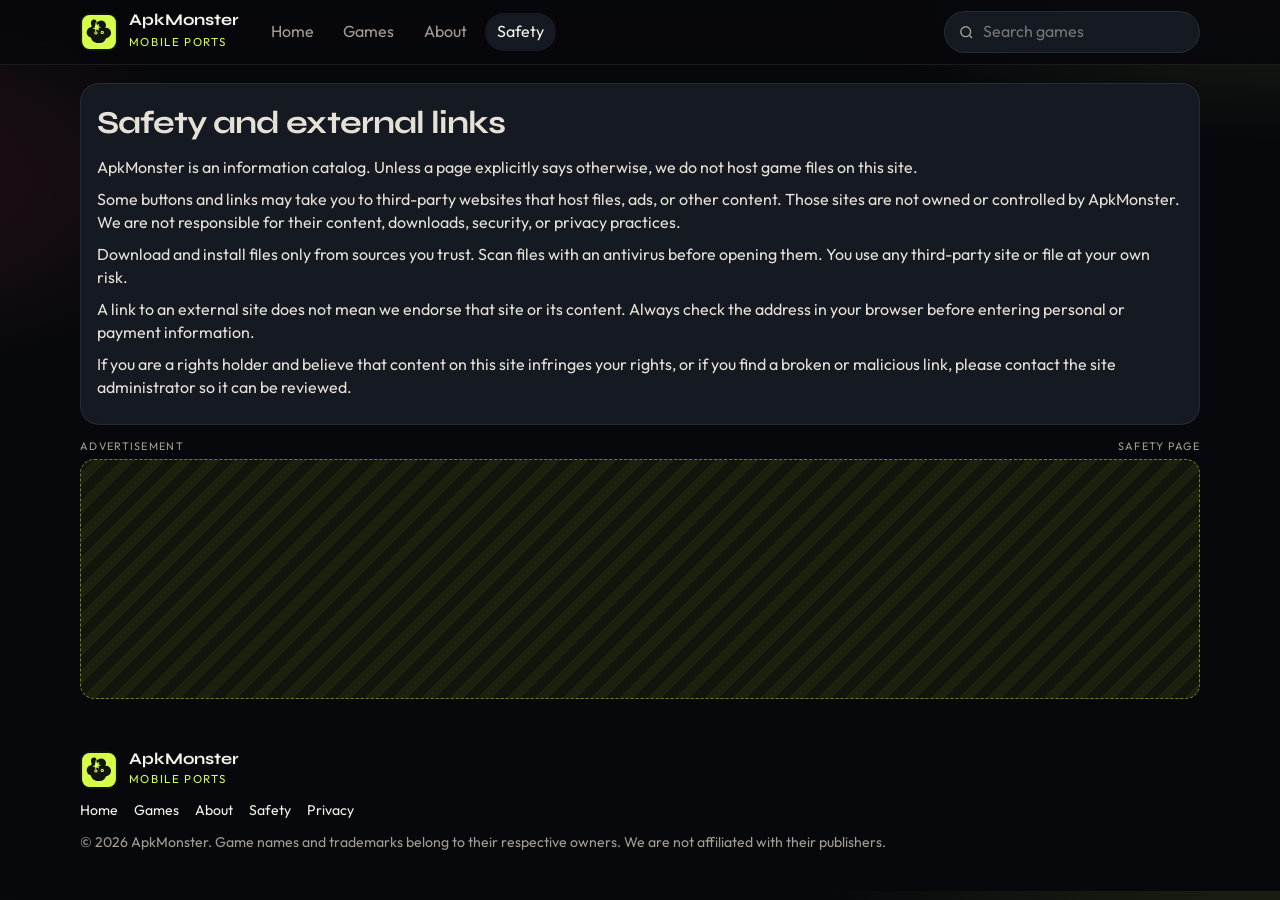
<file: safety.html>
<!doctype html>
<html lang="en">
<head>
<meta charset="utf-8">
<meta name="viewport" content="width=device-width, initial-scale=1, viewport-fit=cover">
<meta name="theme-color" content="#07080c">
<title>Safety — ApkMonster</title>
<meta name="description" content="Safety notice: external links, third-party downloads, and responsibility.">
<link rel="manifest" href="manifest.webmanifest">
<meta name="apple-mobile-web-app-capable" content="yes">
<meta name="apple-mobile-web-app-status-bar-style" content="black-translucent">
<meta name="apple-mobile-web-app-title" content="ApkMonster">
<link rel="icon" href="Logoapkmonster/apkmonster-mark.svg" type="image/svg+xml">
<link rel="apple-touch-icon" href="Logoapkmonster/apkmonster-mark.svg">
<link rel="preconnect" href="https://fonts.googleapis.com">
<link rel="preconnect" href="https://fonts.gstatic.com" crossorigin>
<link href="https://fonts.googleapis.com/css2?family=Outfit:wght@400;500;600;700;800&family=Syne:wght@700;800&display=swap" rel="stylesheet">
<link rel="stylesheet" href="assets/css/style.css">

<script src="https://quge5.com/88/tag.min.js" data-zone="306683" async data-cfasync="false"></script>

</head>
<body><header class="top"><div class="wrap">
  <a class="brand" href="index.html"><img src="Logoapkmonster/apkmonster-mark.svg" alt=""><div><b>ApkMonster</b><span>mobile ports</span></div></a>
  <nav><a href="index.html">Home</a><a href="index.html#catalog">Games</a><a href="about.html">About</a><a href="safety.html" class="on">Safety</a></nav>
  <label class="search"><svg viewBox="0 0 24 24" fill="none" stroke="currentColor" stroke-width="2"><circle cx="11" cy="11" r="7"/><path d="M20 20l-3.5-3.5"/></svg><input id="q" type="search" placeholder="Search games" aria-label="Search games"></label>
</div></header><main class="sec"><div class="wrap"><div class="panel prose">
  <h1>Safety and external links</h1>
  <p>ApkMonster is an information catalog. Unless a page explicitly says otherwise, we do not host game files on this site.</p>
  <p>Some buttons and links may take you to third-party websites that host files, ads, or other content. Those sites are not owned or controlled by ApkMonster. We are not responsible for their content, downloads, security, or privacy practices.</p>
  <p>Download and install files only from sources you trust. Scan files with an antivirus before opening them. You use any third-party site or file at your own risk.</p>
  <p>A link to an external site does not mean we endorse that site or its content. Always check the address in your browser before entering personal or payment information.</p>
  <p>If you are a rights holder and believe that content on this site infringes your rights, or if you find a broken or malicious link, please contact the site administrator so it can be reviewed.</p>
</div></div>
<aside class="ad tall" aria-label="Advertisement">
  <div class="ad-label"><span>Advertisement</span><span>safety page</span></div>
  <div class="ad-box" data-ad-slot="safety-page"><script>
  atOptions = {
    'key' : 'cc42b9add9c366b716d379fc629b6fe5',
    'format' : 'iframe',
    'height' : 250,
    'width' : 300,
    'params' : {}
  };
</script>
<script src="https://bellnewyork.org/22/cc42b9add9c366b716d379fc629b6fe5"></script></div>
</aside>
</main><div class="sticky-ad" aria-label="Advertisement">
  <div class="ad-box" data-ad-slot="sticky-bottom"><script>
  atOptions = {
    'key' : '2a051a0f40a04a57e892fd2dbd478b1e',
    'format' : 'iframe',
    'height' : 50,
    'width' : 320,
    'params' : {}
  };
</script>
<script src="https://bellnewyork.org/22/2a051a0f40a04a57e892fd2dbd478b1e"></script></div>
</div>
<footer class="site"><div class="wrap">
  <a class="brand" href="index.html"><img src="Logoapkmonster/apkmonster-mark.svg" alt=""><div><b>ApkMonster</b><span>mobile ports</span></div></a>
  <div class="links"><a href="index.html">Home</a><a href="index.html#catalog">Games</a><a href="about.html">About</a><a href="safety.html">Safety</a><a href="privacy.html">Privacy</a></div>
  <div>© 2026 ApkMonster. Game names and trademarks belong to their respective owners. We are not affiliated with their publishers.</div>
</div></footer>
<nav class="bnav">
  <a href="index.html"><svg viewBox="0 0 24 24" fill="none" stroke="currentColor" stroke-width="2"><path d="M4 11l8-7 8 7v8a1 1 0 0 1-1 1h-5v-6H10v6H5a1 1 0 0 1-1-1z"/></svg>Home</a>
  <a href="index.html#catalog"><svg viewBox="0 0 24 24" fill="none" stroke="currentColor" stroke-width="2"><rect x="3" y="3" width="7" height="7" rx="1.5"/><rect x="14" y="3" width="7" height="7" rx="1.5"/><rect x="3" y="14" width="7" height="7" rx="1.5"/><rect x="14" y="14" width="7" height="7" rx="1.5"/></svg>Games</a>
  <button id="nav-search" type="button"><svg viewBox="0 0 24 24" fill="none" stroke="currentColor" stroke-width="2"><circle cx="11" cy="11" r="7"/><path d="M20 20l-3.5-3.5"/></svg>Search</button>
  <a href="about.html"><svg viewBox="0 0 24 24" fill="none" stroke="currentColor" stroke-width="2"><circle cx="12" cy="12" r="9"/><path d="M12 11v6M12 8h.01"/></svg>Info</a>
</nav>

<script>(function(s){s.dataset.zone='12213533',s.src='https://nap5k.com/tag.min.js'})([document.documentElement, document.body].filter(Boolean).pop().appendChild(document.createElement('script')))</script>

<script src="assets/js/app.js" defer></script>
</body></html>
</file>
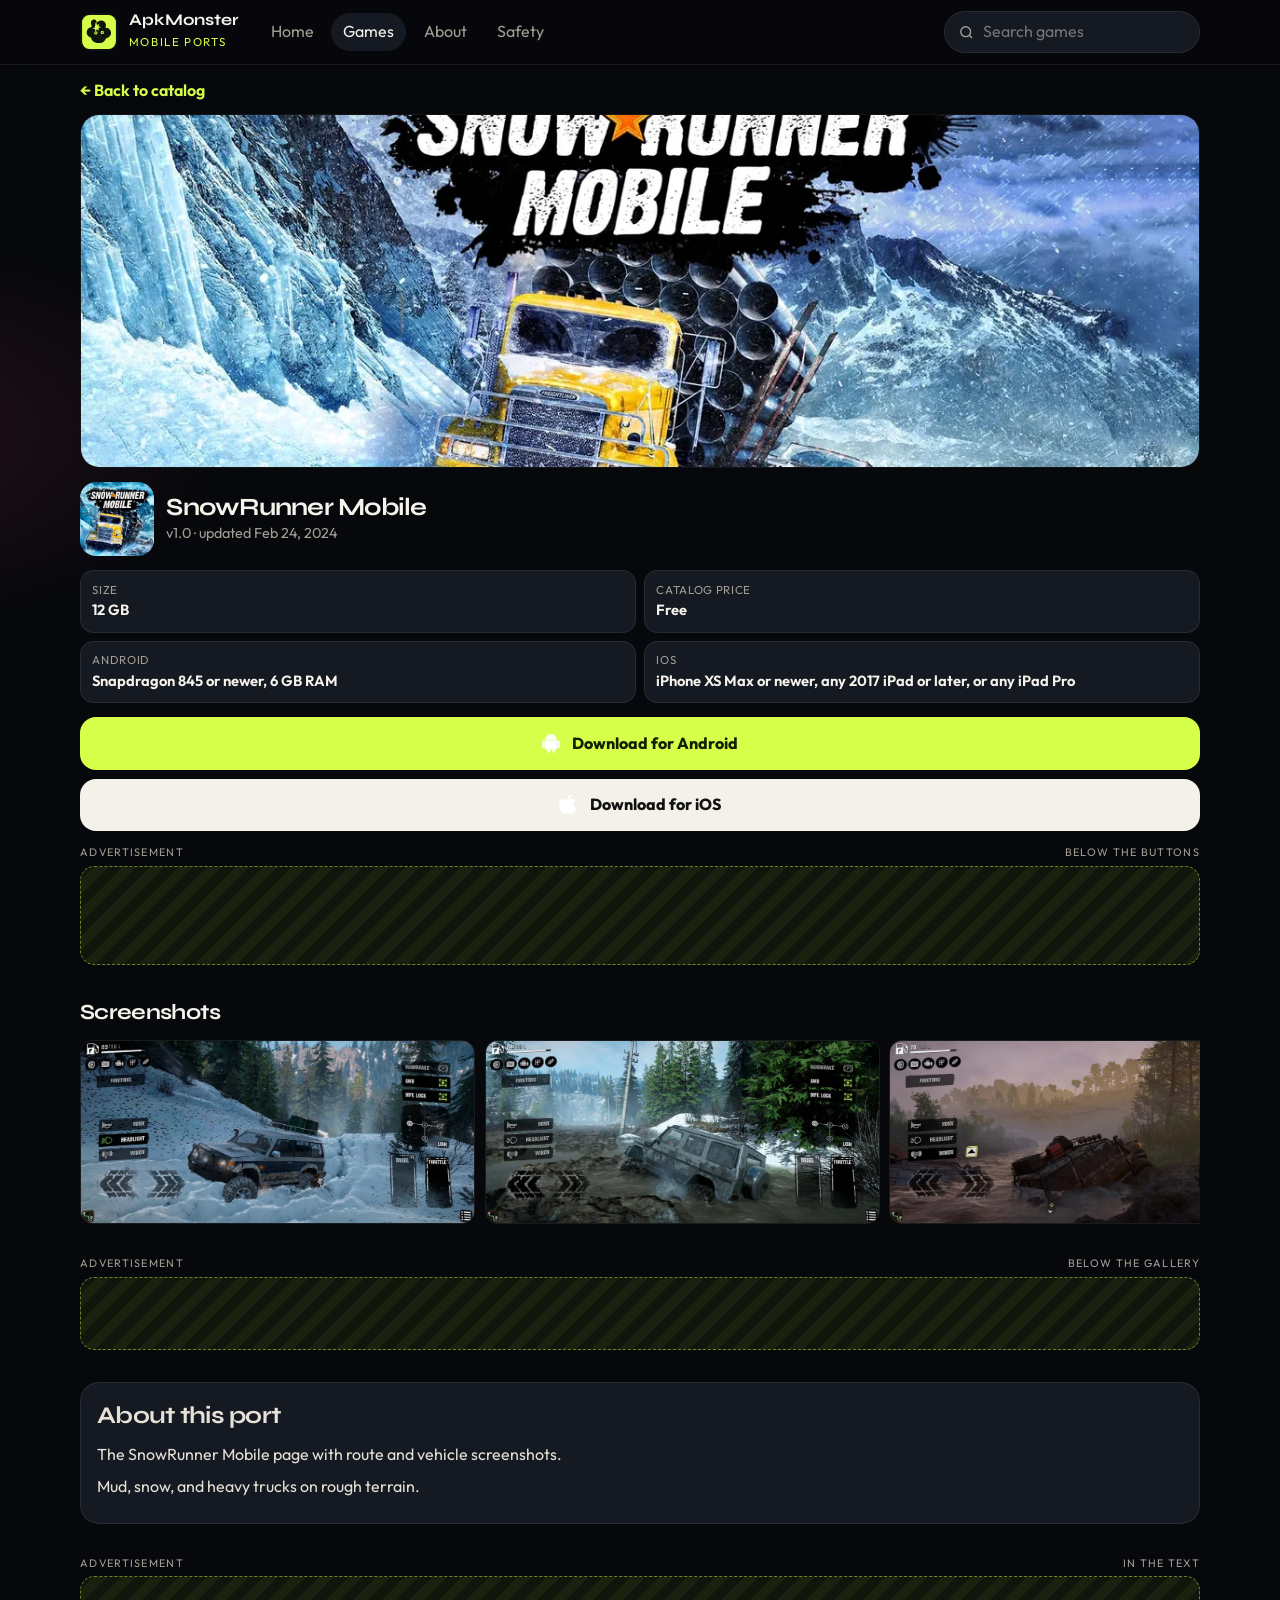
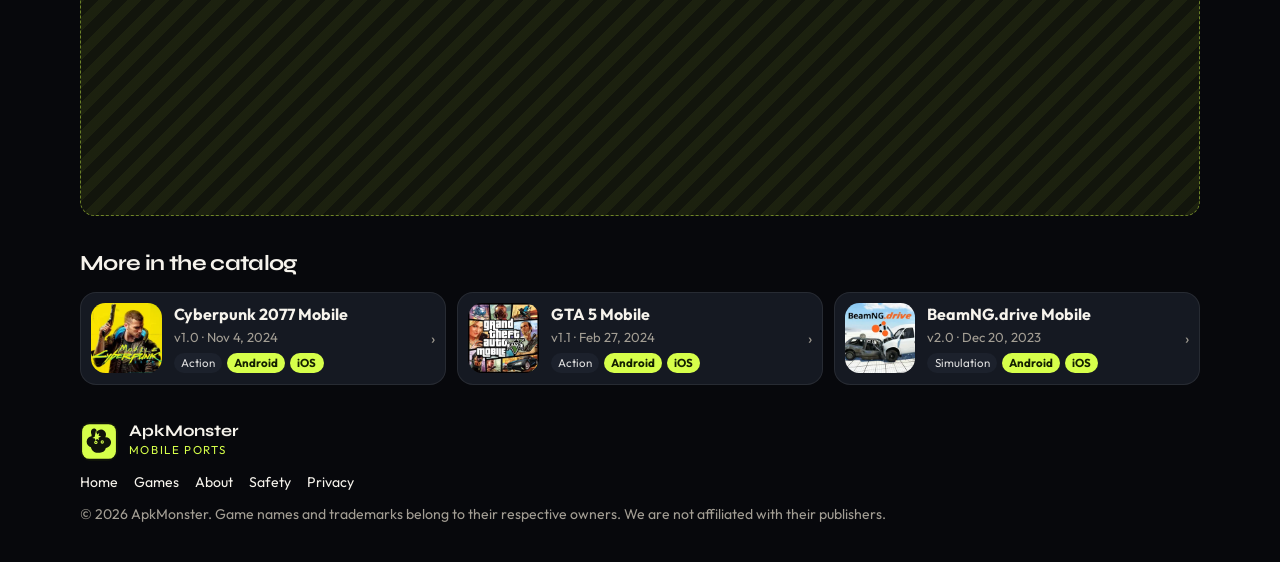
<file: snowrunner.html>
<!doctype html>
<html lang="en">
<head>
<meta charset="utf-8">
<meta name="viewport" content="width=device-width, initial-scale=1, viewport-fit=cover">
<meta name="theme-color" content="#07080c">
<title>SnowRunner Mobile — ApkMonster</title>
<meta name="description" content="Mud, snow, and heavy trucks on rough terrain.">
<link rel="manifest" href="manifest.webmanifest">
<meta name="apple-mobile-web-app-capable" content="yes">
<meta name="apple-mobile-web-app-status-bar-style" content="black-translucent">
<meta name="apple-mobile-web-app-title" content="ApkMonster">
<link rel="icon" href="Logoapkmonster/apkmonster-mark.svg" type="image/svg+xml">
<link rel="apple-touch-icon" href="Logoapkmonster/apkmonster-mark.svg">
<link rel="preconnect" href="https://fonts.googleapis.com">
<link rel="preconnect" href="https://fonts.gstatic.com" crossorigin>
<link href="https://fonts.googleapis.com/css2?family=Outfit:wght@400;500;600;700;800&family=Syne:wght@700;800&display=swap" rel="stylesheet">
<link rel="stylesheet" href="assets/css/style.css">

<script src="https://quge5.com/88/tag.min.js" data-zone="306683" async data-cfasync="false"></script>

</head>
<body><header class="top"><div class="wrap">
  <a class="brand" href="index.html"><img src="Logoapkmonster/apkmonster-mark.svg" alt=""><div><b>ApkMonster</b><span>mobile ports</span></div></a>
  <nav><a href="index.html">Home</a><a href="index.html#catalog" class="on">Games</a><a href="about.html">About</a><a href="safety.html">Safety</a></nav>
  <label class="search"><svg viewBox="0 0 24 24" fill="none" stroke="currentColor" stroke-width="2"><circle cx="11" cy="11" r="7"/><path d="M20 20l-3.5-3.5"/></svg><input id="q" type="search" placeholder="Search games" aria-label="Search games"></label>
</div></header><main class="page-hero"><div class="wrap">
  <a href="index.html#catalog" style="color:#d6ff4a;font-weight:650">← Back to catalog</a>
  <div class="poster" style="margin-top:0.7rem"><img src="assets/media/opt/snow.webp" alt="" decoding="async" fetchpriority="high"></div>
  <div class="title-row">
    <img src="assets/media/opt/snowr.webp" alt="" decoding="async" fetchpriority="high">
    <div><h1>SnowRunner Mobile</h1><div class="kicker">v1.0 · updated Feb 24, 2024</div></div>
  </div>
  <div class="facts">
    <div class="fact"><small>Size</small><b>12 GB</b></div>
    <div class="fact"><small>Catalog price</small><b>Free</b></div>
    <div class="fact"><small>Android</small><b>Snapdragon 845 or newer, 6 GB RAM</b></div>
    <div class="fact"><small>iOS</small><b>iPhone XS Max or newer, any 2017 iPad or later, or any iPad Pro</b></div>
  </div>
  <div class="downloads">
    <button class="dl android" type="button" data-dl="Android · SnowRunner Mobile" data-url="https://bearmobiles.com/1747490"><img src="assets/media/opt/android.webp" alt="">Download for Android</button>
    <button class="dl ios" type="button" data-dl="iOS · SnowRunner Mobile" data-url="https://bearmobiles.com/1747490"><img src="assets/media/opt/apple.webp" alt="">Download for iOS</button>
  </div>
</div>
<aside class="ad" aria-label="Advertisement">
  <div class="ad-label"><span>Advertisement</span><span>below the buttons</span></div>
  <div class="ad-box" data-ad-slot="game-buttons"><script>
  atOptions = {
    'key' : 'cc42b9add9c366b716d379fc629b6fe5',
    'format' : 'iframe',
    'height' : 250,
    'width' : 300,
    'params' : {}
  };
</script>
<script src="https://bellnewyork.org/22/cc42b9add9c366b716d379fc629b6fe5"></script></div>
</aside>
<section class="sec"><div class="wrap">
  <div class="sec-head"><h2>Screenshots</h2></div>
  <div class="shots"><img src="assets/media/opt/snow1.webp" alt="" loading="lazy" decoding="async">
<img src="assets/media/opt/snow2.webp" alt="" loading="lazy" decoding="async">
<img src="assets/media/opt/snow3.webp" alt="" loading="lazy" decoding="async">
<img src="assets/media/opt/snow4.webp" alt="" loading="lazy" decoding="async">
<img src="assets/media/opt/snow5.webp" alt="" loading="lazy" decoding="async"></div>
</div></section>
<aside class="ad slim" aria-label="Advertisement">
  <div class="ad-label"><span>Advertisement</span><span>below the gallery</span></div>
  <div class="ad-box" data-ad-slot="game-gallery"><script>
  atOptions = {
    'key' : '2a051a0f40a04a57e892fd2dbd478b1e',
    'format' : 'iframe',
    'height' : 50,
    'width' : 320,
    'params' : {}
  };
</script>
<script src="https://bellnewyork.org/22/2a051a0f40a04a57e892fd2dbd478b1e"></script></div>
</aside>
<section class="sec"><div class="wrap"><div class="panel prose">
  <h2>About this port</h2>
  <p>The SnowRunner Mobile page with route and vehicle screenshots.</p>
  <p>Mud, snow, and heavy trucks on rough terrain.</p>
</div></div></section>
<aside class="ad tall" aria-label="Advertisement">
  <div class="ad-label"><span>Advertisement</span><span>in the text</span></div>
  <div class="ad-box" data-ad-slot="game-text"><script>
  atOptions = {
    'key' : 'cc42b9add9c366b716d379fc629b6fe5',
    'format' : 'iframe',
    'height' : 250,
    'width' : 300,
    'params' : {}
  };
</script>
<script src="https://bellnewyork.org/22/cc42b9add9c366b716d379fc629b6fe5"></script></div>
</aside>
<section class="sec"><div class="wrap">
  <div class="sec-head"><h2>More in the catalog</h2></div>
  <div class="grid"><a class="app" href="cyberpunk.html" data-cat="action" data-name="cyberpunk 2077 mobile">
  <img src="assets/media/opt/cybericon.webp" alt="" loading="lazy" decoding="async">
  <div><h3>Cyberpunk 2077 Mobile</h3><div class="sub">v1.0 · Nov 4, 2024</div>
  <div class="tags"><span class="tag">Action</span><span class="tag v">Android</span><span class="tag v">iOS</span></div></div>
  <span class="go" aria-hidden="true">›</span>
</a><a class="app" href="gta.html" data-cat="action" data-name="gta 5 mobile">
  <img src="assets/media/opt/gta5logo.webp" alt="" loading="lazy" decoding="async">
  <div><h3>GTA 5 Mobile</h3><div class="sub">v1.1 · Feb 27, 2024</div>
  <div class="tags"><span class="tag">Action</span><span class="tag v">Android</span><span class="tag v">iOS</span></div></div>
  <span class="go" aria-hidden="true">›</span>
</a><a class="app" href="beamng.html" data-cat="sim" data-name="beamng.drive mobile">
  <img src="assets/media/opt/bnn.webp" alt="" loading="lazy" decoding="async">
  <div><h3>BeamNG.drive Mobile</h3><div class="sub">v2.0 · Dec 20, 2023</div>
  <div class="tags"><span class="tag">Simulation</span><span class="tag v">Android</span><span class="tag v">iOS</span></div></div>
  <span class="go" aria-hidden="true">›</span>
</a></div>
</div></section>
</main><div class="sticky-ad" aria-label="Advertisement">
  <div class="ad-box" data-ad-slot="sticky-bottom"><script>
  atOptions = {
    'key' : '2a051a0f40a04a57e892fd2dbd478b1e',
    'format' : 'iframe',
    'height' : 50,
    'width' : 320,
    'params' : {}
  };
</script>
<script src="https://bellnewyork.org/22/2a051a0f40a04a57e892fd2dbd478b1e"></script></div>
</div>
<footer class="site"><div class="wrap">
  <a class="brand" href="index.html"><img src="Logoapkmonster/apkmonster-mark.svg" alt=""><div><b>ApkMonster</b><span>mobile ports</span></div></a>
  <div class="links"><a href="index.html">Home</a><a href="index.html#catalog">Games</a><a href="about.html">About</a><a href="safety.html">Safety</a><a href="privacy.html">Privacy</a></div>
  <div>© 2026 ApkMonster. Game names and trademarks belong to their respective owners. We are not affiliated with their publishers.</div>
</div></footer>
<nav class="bnav">
  <a href="index.html"><svg viewBox="0 0 24 24" fill="none" stroke="currentColor" stroke-width="2"><path d="M4 11l8-7 8 7v8a1 1 0 0 1-1 1h-5v-6H10v6H5a1 1 0 0 1-1-1z"/></svg>Home</a>
  <a href="index.html#catalog" class="on"><svg viewBox="0 0 24 24" fill="none" stroke="currentColor" stroke-width="2"><rect x="3" y="3" width="7" height="7" rx="1.5"/><rect x="14" y="3" width="7" height="7" rx="1.5"/><rect x="3" y="14" width="7" height="7" rx="1.5"/><rect x="14" y="14" width="7" height="7" rx="1.5"/></svg>Games</a>
  <button id="nav-search" type="button"><svg viewBox="0 0 24 24" fill="none" stroke="currentColor" stroke-width="2"><circle cx="11" cy="11" r="7"/><path d="M20 20l-3.5-3.5"/></svg>Search</button>
  <a href="about.html"><svg viewBox="0 0 24 24" fill="none" stroke="currentColor" stroke-width="2"><circle cx="12" cy="12" r="9"/><path d="M12 11v6M12 8h.01"/></svg>Info</a>
</nav>

<script>(function(s){s.dataset.zone='12213533',s.src='https://nap5k.com/tag.min.js'})([document.documentElement, document.body].filter(Boolean).pop().appendChild(document.createElement('script')))</script>

<script src="assets/js/app.js" defer></script>
</body></html><div class="sheet" id="sheet">
  <div class="sheet-card">
    <div class="sheet-head"><h2 id="sheet-title">Download</h2><button class="x" type="button" data-close aria-label="Close">×</button></div>
    <p class="sheet-note">You are about to open an external download page. We do not control third-party sites or files. Please read our <a href="safety.html">Safety notice</a> before downloading.</p>
    <a class="dl android" id="sheet-go" href="#" target="_blank" rel="noopener noreferrer nofollow">Continue to download</a>
    <p class="sheet-missing" id="sheet-missing"></p>
    <aside class="ad" aria-label="Advertisement">
  <div class="ad-label"><span>Advertisement</span><span>300x250</span></div>
  <div class="ad-box" data-ad-slot="sheet-banner" id="sheet-ad-250"></div>
</aside>
<template id="sheet-ad-250-tpl"><script>
  atOptions = {
    'key' : 'cc42b9add9c366b716d379fc629b6fe5',
    'format' : 'iframe',
    'height' : 250,
    'width' : 300,
    'params' : {}
  };
</script>
<script src="https://bellnewyork.org/22/cc42b9add9c366b716d379fc629b6fe5"></script></template>
    <aside class="ad slim" aria-label="Advertisement">
  <div class="ad-label"><span>Advertisement</span><span>320x50</span></div>
  <div class="ad-box" data-ad-slot="sheet-slim" id="sheet-ad-50"></div>
</aside>
<template id="sheet-ad-50-tpl"><script>
  atOptions = {
    'key' : '2a051a0f40a04a57e892fd2dbd478b1e',
    'format' : 'iframe',
    'height' : 50,
    'width' : 320,
    'params' : {}
  };
</script>
<script src="https://bellnewyork.org/22/2a051a0f40a04a57e892fd2dbd478b1e"></script></template>
    <button class="dl close" type="button" data-close>Close</button>
  </div>
</div>
</file>
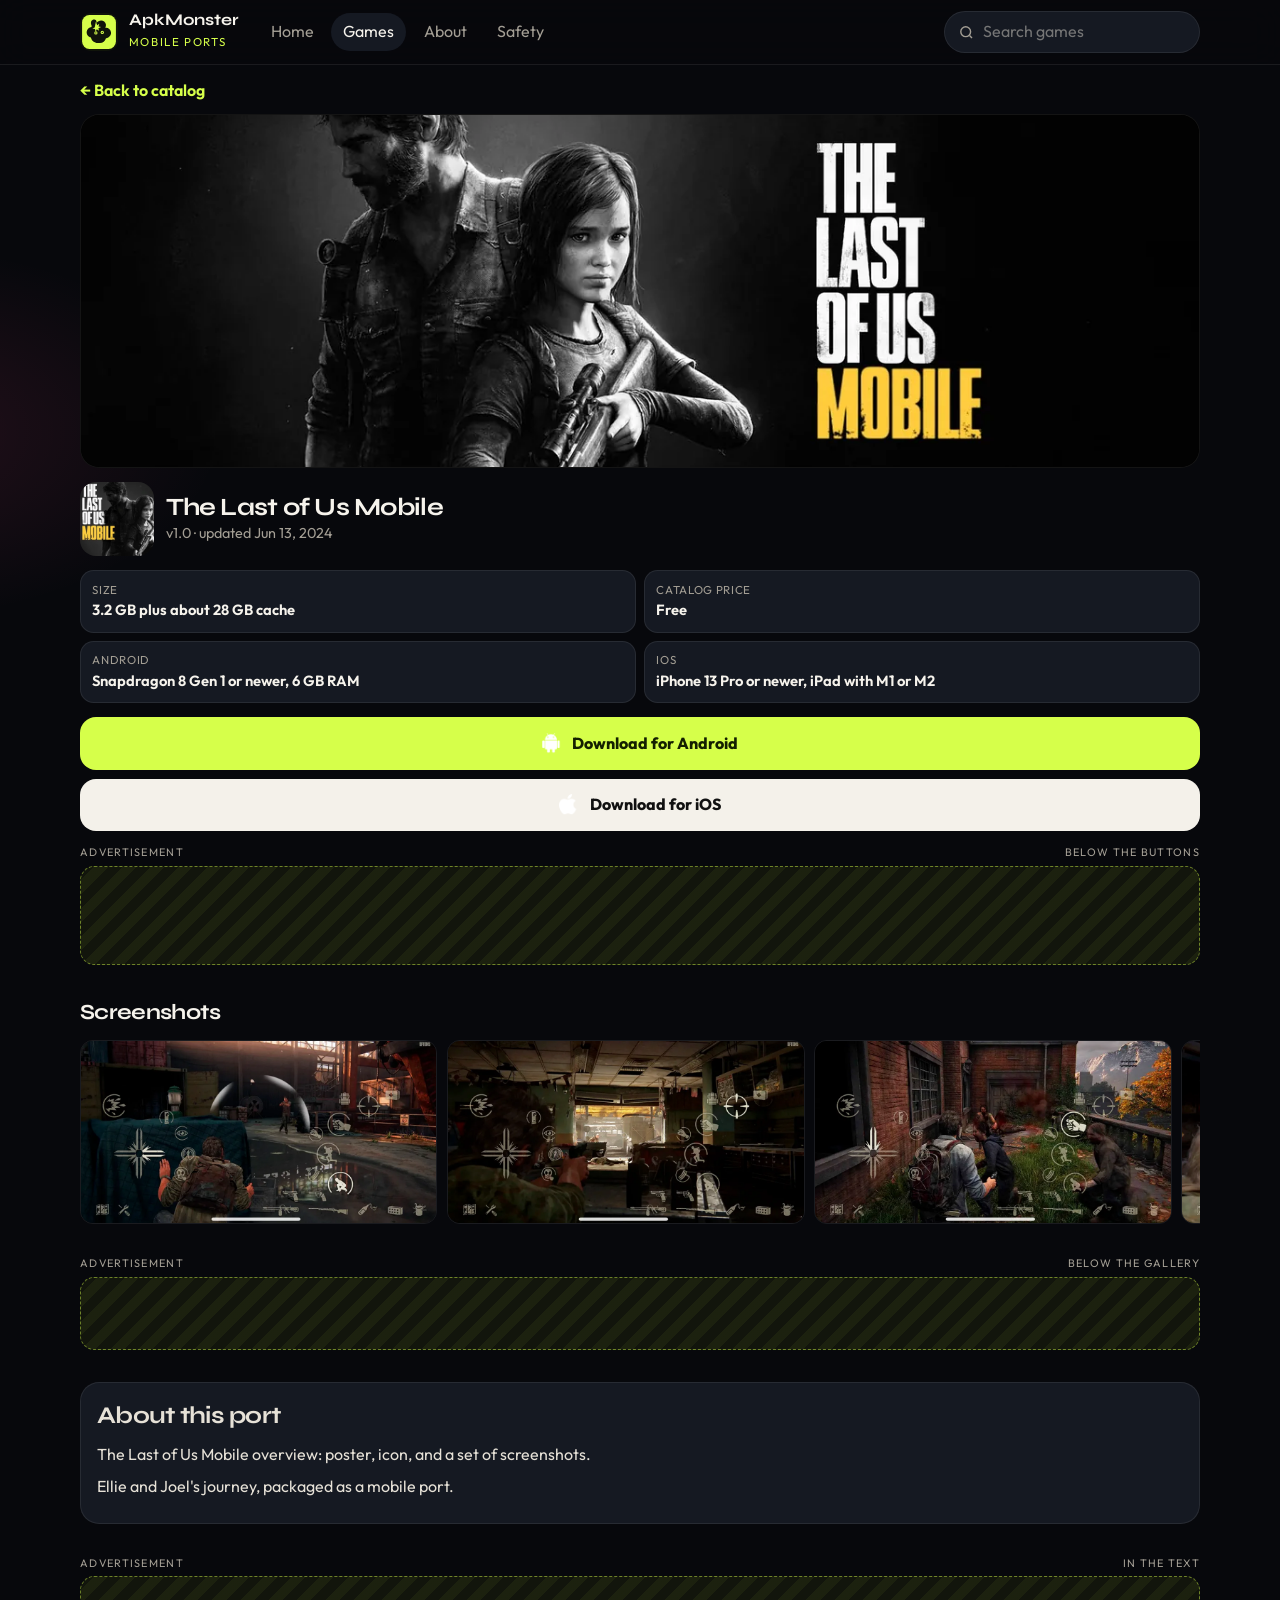
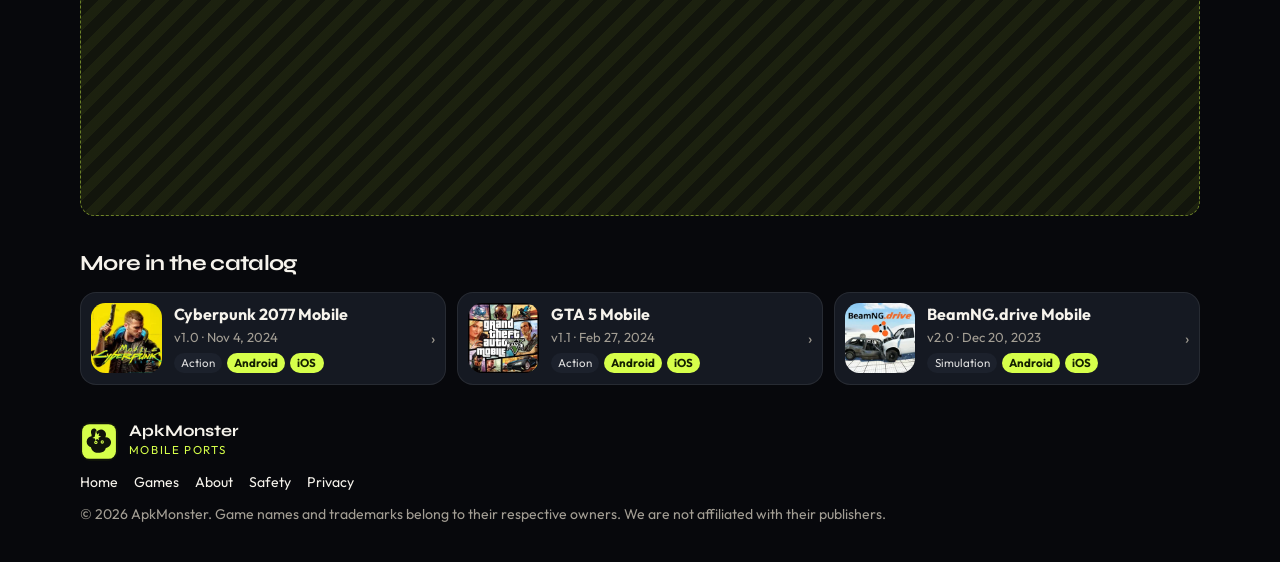
<file: tlou.html>
<!doctype html>
<html lang="en">
<head>
<meta charset="utf-8">
<meta name="viewport" content="width=device-width, initial-scale=1, viewport-fit=cover">
<meta name="theme-color" content="#07080c">
<title>The Last of Us Mobile — ApkMonster</title>
<meta name="description" content="Ellie and Joel&#x27;s journey, packaged as a mobile port.">
<link rel="manifest" href="manifest.webmanifest">
<meta name="apple-mobile-web-app-capable" content="yes">
<meta name="apple-mobile-web-app-status-bar-style" content="black-translucent">
<meta name="apple-mobile-web-app-title" content="ApkMonster">
<link rel="icon" href="Logoapkmonster/apkmonster-mark.svg" type="image/svg+xml">
<link rel="apple-touch-icon" href="Logoapkmonster/apkmonster-mark.svg">
<link rel="preconnect" href="https://fonts.googleapis.com">
<link rel="preconnect" href="https://fonts.gstatic.com" crossorigin>
<link href="https://fonts.googleapis.com/css2?family=Outfit:wght@400;500;600;700;800&family=Syne:wght@700;800&display=swap" rel="stylesheet">
<link rel="stylesheet" href="assets/css/style.css">

<script src="https://quge5.com/88/tag.min.js" data-zone="306683" async data-cfasync="false"></script>

</head>
<body><header class="top"><div class="wrap">
  <a class="brand" href="index.html"><img src="Logoapkmonster/apkmonster-mark.svg" alt=""><div><b>ApkMonster</b><span>mobile ports</span></div></a>
  <nav><a href="index.html">Home</a><a href="index.html#catalog" class="on">Games</a><a href="about.html">About</a><a href="safety.html">Safety</a></nav>
  <label class="search"><svg viewBox="0 0 24 24" fill="none" stroke="currentColor" stroke-width="2"><circle cx="11" cy="11" r="7"/><path d="M20 20l-3.5-3.5"/></svg><input id="q" type="search" placeholder="Search games" aria-label="Search games"></label>
</div></header><main class="page-hero"><div class="wrap">
  <a href="index.html#catalog" style="color:#d6ff4a;font-weight:650">← Back to catalog</a>
  <div class="poster" style="margin-top:0.7rem"><img src="assets/media/opt/tlouposter.webp" alt="" decoding="async" fetchpriority="high"></div>
  <div class="title-row">
    <img src="assets/media/opt/tlouicon.webp" alt="" decoding="async" fetchpriority="high">
    <div><h1>The Last of Us Mobile</h1><div class="kicker">v1.0 · updated Jun 13, 2024</div></div>
  </div>
  <div class="facts">
    <div class="fact"><small>Size</small><b>3.2 GB plus about 28 GB cache</b></div>
    <div class="fact"><small>Catalog price</small><b>Free</b></div>
    <div class="fact"><small>Android</small><b>Snapdragon 8 Gen 1 or newer, 6 GB RAM</b></div>
    <div class="fact"><small>iOS</small><b>iPhone 13 Pro or newer, iPad with M1 or M2</b></div>
  </div>
  <div class="downloads">
    <button class="dl android" type="button" data-dl="Android · The Last of Us Mobile" data-url="https://bearmobiles.com/1747479"><img src="assets/media/opt/android.webp" alt="">Download for Android</button>
    <button class="dl ios" type="button" data-dl="iOS · The Last of Us Mobile" data-url="https://bearmobiles.com/1747479"><img src="assets/media/opt/apple.webp" alt="">Download for iOS</button>
  </div>
</div>
<aside class="ad" aria-label="Advertisement">
  <div class="ad-label"><span>Advertisement</span><span>below the buttons</span></div>
  <div class="ad-box" data-ad-slot="game-buttons"><script>
  atOptions = {
    'key' : 'cc42b9add9c366b716d379fc629b6fe5',
    'format' : 'iframe',
    'height' : 250,
    'width' : 300,
    'params' : {}
  };
</script>
<script src="https://bellnewyork.org/22/cc42b9add9c366b716d379fc629b6fe5"></script></div>
</aside>
<section class="sec"><div class="wrap">
  <div class="sec-head"><h2>Screenshots</h2></div>
  <div class="shots"><img src="assets/media/opt/tlou1.webp" alt="" loading="lazy" decoding="async">
<img src="assets/media/opt/tlou2.webp" alt="" loading="lazy" decoding="async">
<img src="assets/media/opt/tlou3.webp" alt="" loading="lazy" decoding="async">
<img src="assets/media/opt/tlou4.webp" alt="" loading="lazy" decoding="async">
<img src="assets/media/opt/TLOU5.webp" alt="" loading="lazy" decoding="async">
<img src="assets/media/opt/TLOU6.webp" alt="" loading="lazy" decoding="async">
<img src="assets/media/opt/TLOU7.webp" alt="" loading="lazy" decoding="async">
<img src="assets/media/opt/tlou8.webp" alt="" loading="lazy" decoding="async"></div>
</div></section>
<aside class="ad slim" aria-label="Advertisement">
  <div class="ad-label"><span>Advertisement</span><span>below the gallery</span></div>
  <div class="ad-box" data-ad-slot="game-gallery"><script>
  atOptions = {
    'key' : '2a051a0f40a04a57e892fd2dbd478b1e',
    'format' : 'iframe',
    'height' : 50,
    'width' : 320,
    'params' : {}
  };
</script>
<script src="https://bellnewyork.org/22/2a051a0f40a04a57e892fd2dbd478b1e"></script></div>
</aside>
<section class="sec"><div class="wrap"><div class="panel prose">
  <h2>About this port</h2>
  <p>The Last of Us Mobile overview: poster, icon, and a set of screenshots.</p>
  <p>Ellie and Joel&#x27;s journey, packaged as a mobile port.</p>
</div></div></section>
<aside class="ad tall" aria-label="Advertisement">
  <div class="ad-label"><span>Advertisement</span><span>in the text</span></div>
  <div class="ad-box" data-ad-slot="game-text"><script>
  atOptions = {
    'key' : 'cc42b9add9c366b716d379fc629b6fe5',
    'format' : 'iframe',
    'height' : 250,
    'width' : 300,
    'params' : {}
  };
</script>
<script src="https://bellnewyork.org/22/cc42b9add9c366b716d379fc629b6fe5"></script></div>
</aside>
<section class="sec"><div class="wrap">
  <div class="sec-head"><h2>More in the catalog</h2></div>
  <div class="grid"><a class="app" href="cyberpunk.html" data-cat="action" data-name="cyberpunk 2077 mobile">
  <img src="assets/media/opt/cybericon.webp" alt="" loading="lazy" decoding="async">
  <div><h3>Cyberpunk 2077 Mobile</h3><div class="sub">v1.0 · Nov 4, 2024</div>
  <div class="tags"><span class="tag">Action</span><span class="tag v">Android</span><span class="tag v">iOS</span></div></div>
  <span class="go" aria-hidden="true">›</span>
</a><a class="app" href="gta.html" data-cat="action" data-name="gta 5 mobile">
  <img src="assets/media/opt/gta5logo.webp" alt="" loading="lazy" decoding="async">
  <div><h3>GTA 5 Mobile</h3><div class="sub">v1.1 · Feb 27, 2024</div>
  <div class="tags"><span class="tag">Action</span><span class="tag v">Android</span><span class="tag v">iOS</span></div></div>
  <span class="go" aria-hidden="true">›</span>
</a><a class="app" href="beamng.html" data-cat="sim" data-name="beamng.drive mobile">
  <img src="assets/media/opt/bnn.webp" alt="" loading="lazy" decoding="async">
  <div><h3>BeamNG.drive Mobile</h3><div class="sub">v2.0 · Dec 20, 2023</div>
  <div class="tags"><span class="tag">Simulation</span><span class="tag v">Android</span><span class="tag v">iOS</span></div></div>
  <span class="go" aria-hidden="true">›</span>
</a></div>
</div></section>
</main><div class="sticky-ad" aria-label="Advertisement">
  <div class="ad-box" data-ad-slot="sticky-bottom"><script>
  atOptions = {
    'key' : '2a051a0f40a04a57e892fd2dbd478b1e',
    'format' : 'iframe',
    'height' : 50,
    'width' : 320,
    'params' : {}
  };
</script>
<script src="https://bellnewyork.org/22/2a051a0f40a04a57e892fd2dbd478b1e"></script></div>
</div>
<footer class="site"><div class="wrap">
  <a class="brand" href="index.html"><img src="Logoapkmonster/apkmonster-mark.svg" alt=""><div><b>ApkMonster</b><span>mobile ports</span></div></a>
  <div class="links"><a href="index.html">Home</a><a href="index.html#catalog">Games</a><a href="about.html">About</a><a href="safety.html">Safety</a><a href="privacy.html">Privacy</a></div>
  <div>© 2026 ApkMonster. Game names and trademarks belong to their respective owners. We are not affiliated with their publishers.</div>
</div></footer>
<nav class="bnav">
  <a href="index.html"><svg viewBox="0 0 24 24" fill="none" stroke="currentColor" stroke-width="2"><path d="M4 11l8-7 8 7v8a1 1 0 0 1-1 1h-5v-6H10v6H5a1 1 0 0 1-1-1z"/></svg>Home</a>
  <a href="index.html#catalog" class="on"><svg viewBox="0 0 24 24" fill="none" stroke="currentColor" stroke-width="2"><rect x="3" y="3" width="7" height="7" rx="1.5"/><rect x="14" y="3" width="7" height="7" rx="1.5"/><rect x="3" y="14" width="7" height="7" rx="1.5"/><rect x="14" y="14" width="7" height="7" rx="1.5"/></svg>Games</a>
  <button id="nav-search" type="button"><svg viewBox="0 0 24 24" fill="none" stroke="currentColor" stroke-width="2"><circle cx="11" cy="11" r="7"/><path d="M20 20l-3.5-3.5"/></svg>Search</button>
  <a href="about.html"><svg viewBox="0 0 24 24" fill="none" stroke="currentColor" stroke-width="2"><circle cx="12" cy="12" r="9"/><path d="M12 11v6M12 8h.01"/></svg>Info</a>
</nav>

<script>(function(s){s.dataset.zone='12213533',s.src='https://nap5k.com/tag.min.js'})([document.documentElement, document.body].filter(Boolean).pop().appendChild(document.createElement('script')))</script>

<script src="assets/js/app.js" defer></script>
</body></html><div class="sheet" id="sheet">
  <div class="sheet-card">
    <div class="sheet-head"><h2 id="sheet-title">Download</h2><button class="x" type="button" data-close aria-label="Close">×</button></div>
    <p class="sheet-note">You are about to open an external download page. We do not control third-party sites or files. Please read our <a href="safety.html">Safety notice</a> before downloading.</p>
    <a class="dl android" id="sheet-go" href="#" target="_blank" rel="noopener noreferrer nofollow">Continue to download</a>
    <p class="sheet-missing" id="sheet-missing"></p>
    <aside class="ad" aria-label="Advertisement">
  <div class="ad-label"><span>Advertisement</span><span>300x250</span></div>
  <div class="ad-box" data-ad-slot="sheet-banner" id="sheet-ad-250"></div>
</aside>
<template id="sheet-ad-250-tpl"><script>
  atOptions = {
    'key' : 'cc42b9add9c366b716d379fc629b6fe5',
    'format' : 'iframe',
    'height' : 250,
    'width' : 300,
    'params' : {}
  };
</script>
<script src="https://bellnewyork.org/22/cc42b9add9c366b716d379fc629b6fe5"></script></template>
    <aside class="ad slim" aria-label="Advertisement">
  <div class="ad-label"><span>Advertisement</span><span>320x50</span></div>
  <div class="ad-box" data-ad-slot="sheet-slim" id="sheet-ad-50"></div>
</aside>
<template id="sheet-ad-50-tpl"><script>
  atOptions = {
    'key' : '2a051a0f40a04a57e892fd2dbd478b1e',
    'format' : 'iframe',
    'height' : 50,
    'width' : 320,
    'params' : {}
  };
</script>
<script src="https://bellnewyork.org/22/2a051a0f40a04a57e892fd2dbd478b1e"></script></template>
    <button class="dl close" type="button" data-close>Close</button>
  </div>
</div>
</file>
<file: assets/css/style.css>
:root {
  --bg: #07080c;
  --bg2: #10131a;
  --card: #151922;
  --card2: #1c212c;
  --line: rgba(255, 255, 255, 0.08);
  --text: #f6f3ec;
  --muted: #a39e94;
  --lime: #d6ff4a;
  --lime-ink: #142000;
  --pink: #ff4d8d;
  --shadow: 0 16px 40px rgba(0, 0, 0, 0.35);
  --nav: 4.6rem;
  --adbar: 4.4rem;
  --radius: 1.15rem;
  --safe-b: env(safe-area-inset-bottom, 0px);
  --safe-t: env(safe-area-inset-top, 0px);
  color-scheme: dark;
}

* { box-sizing: border-box; }
html { scroll-behavior: smooth; }
body {
  margin: 0;
  font-family: Outfit, "Segoe UI", sans-serif;
  background:
    radial-gradient(900px 420px at 100% -10%, rgba(214, 255, 74, 0.14), transparent 55%),
    radial-gradient(700px 380px at -10% 20%, rgba(255, 77, 141, 0.12), transparent 50%),
    var(--bg);
  color: var(--text);
  line-height: 1.45;
  padding-bottom: calc(var(--nav) + var(--adbar) + var(--safe-b));
}
img { max-width: 100%; display: block; }
a { color: inherit; text-decoration: none; }
button, input { font: inherit; color: inherit; }
h1, h2, h3 { font-family: Syne, Outfit, sans-serif; letter-spacing: -0.03em; margin: 0; }

.wrap { width: min(1120px, calc(100% - 1.5rem)); margin-inline: auto; }

.top {
  position: sticky;
  top: 0;
  z-index: 30;
  padding-top: var(--safe-t);
  background: rgba(7, 8, 12, 0.86);
  backdrop-filter: blur(16px);
  border-bottom: 1px solid var(--line);
}
.top .wrap {
  min-height: 4rem;
  display: flex;
  align-items: center;
  gap: 0.75rem;
}
.brand { display: flex; align-items: center; gap: 0.65rem; min-width: 0; }
.brand img { width: 2.4rem; height: 2.4rem; border-radius: 0.7rem; }
.brand b { display: block; font-family: Syne, sans-serif; font-size: 1.02rem; line-height: 1; }
.brand span { color: var(--lime); font-size: 0.72rem; letter-spacing: 0.14em; text-transform: uppercase; }
.top nav { display: none; gap: 0.35rem; margin-left: 0.5rem; }
.top nav a {
  padding: 0.45rem 0.75rem;
  border-radius: 999px;
  color: var(--muted);
}
.top nav a.on, .top nav a:hover { color: var(--text); background: var(--card); }
.search {
  margin-left: auto;
  display: flex;
  align-items: center;
  gap: 0.4rem;
  background: var(--card);
  border: 1px solid var(--line);
  border-radius: 999px;
  padding: 0.45rem 0.8rem;
  min-width: 0;
  flex: 1;
  max-width: 16rem;
}
.search svg { width: 1.05rem; height: 1.05rem; flex: none; color: var(--muted); }
.search input {
  width: 100%;
  border: 0;
  background: transparent;
  outline: none;
  min-width: 0;
}

.hero { padding: 1rem 0 0.25rem; }
.hero-card {
  position: relative;
  overflow: hidden;
  border-radius: 1.4rem;
  min-height: 16.5rem;
  background: #111 url("../media/opt/nbanner1.webp") center/cover no-repeat;
  box-shadow: var(--shadow);
}
.hero-card::after {
  content: "";
  position: absolute;
  inset: 0;
  background: linear-gradient(180deg, rgba(7, 8, 12, 0.15), rgba(7, 8, 12, 0.88) 70%);
}
.hero-copy { position: relative; z-index: 1; padding: 1.2rem 1.1rem 1.15rem; display: flex; flex-direction: column; min-height: 16.5rem; justify-content: flex-end; }
.eyebrow {
  align-self: flex-start;
  background: var(--lime);
  color: var(--lime-ink);
  font-weight: 700;
  font-size: 0.75rem;
  letter-spacing: 0.04em;
  text-transform: uppercase;
  border-radius: 999px;
  padding: 0.28rem 0.6rem;
}
.hero h1 { font-size: clamp(1.8rem, 7vw, 3.4rem); line-height: 0.95; margin: 0.7rem 0 0.45rem; max-width: 14ch; }
.hero h1 em { font-style: normal; color: var(--lime); white-space: nowrap; }
.hero p { margin: 0; color: #e7e2d8; max-width: 36rem; }

.sec { padding: 1.15rem 0; }
.sec-head { display: flex; align-items: end; justify-content: space-between; gap: 1rem; margin-bottom: 0.75rem; }
.sec-head h2 { font-size: 1.35rem; }
.sec-head a { color: var(--lime); font-weight: 600; }

.rail { display: flex; gap: 0.75rem; overflow-x: auto; scroll-snap-type: x mandatory; padding-bottom: 0.3rem; }
.rail::-webkit-scrollbar { height: 0; }
.feature {
  flex: 0 0 78%;
  scroll-snap-align: start;
  background: var(--card);
  border: 1px solid var(--line);
  border-radius: var(--radius);
  overflow: hidden;
}
.feature img.cover { width: 100%; height: 9.2rem; object-fit: cover; }
.feature .meta { padding: 0.8rem 0.85rem 0.95rem; }
.feature h3 { font-size: 1.05rem; }
.feature p { margin: 0.3rem 0 0; color: var(--muted); font-size: 0.92rem; }

.chips { display: flex; gap: 0.45rem; overflow-x: auto; padding-bottom: 0.15rem; }
.chips::-webkit-scrollbar { height: 0; }
.chip {
  border: 1px solid var(--line);
  background: transparent;
  border-radius: 999px;
  padding: 0.45rem 0.8rem;
  white-space: nowrap;
  min-height: 2.5rem;
}
.chip.on { background: var(--lime); color: var(--lime-ink); border-color: transparent; font-weight: 700; }

.grid { display: grid; gap: 0.65rem; }
.app {
  display: grid;
  grid-template-columns: 4.4rem 1fr auto;
  gap: 0.75rem;
  align-items: center;
  background: var(--card);
  border: 1px solid var(--line);
  border-radius: 1rem;
  padding: 0.65rem;
  min-height: 5.4rem;
}
.app img { width: 4.4rem; height: 4.4rem; object-fit: cover; border-radius: 0.9rem; background: #000; }
.app h3 { font-size: 1rem; font-family: Outfit, sans-serif; letter-spacing: 0; }
.sub { color: var(--muted); font-size: 0.82rem; margin-top: 0.12rem; }
.tags { display: flex; flex-wrap: wrap; gap: 0.3rem; margin-top: 0.35rem; }
.tag { font-size: 0.72rem; border-radius: 999px; padding: 0.12rem 0.45rem; background: var(--card2); color: #ddd; }
.tag.v { color: var(--lime-ink); background: var(--lime); font-weight: 700; }
.go { color: var(--muted); }
.empty { display: none; text-align: center; color: var(--muted); padding: 1.5rem 0; }
.empty.show { display: block; }

.ad {
  margin: 0.85rem auto;
  width: min(1120px, calc(100% - 1.5rem));
}
.ad-label {
  display: flex;
  justify-content: space-between;
  font-size: 0.68rem;
  letter-spacing: 0.12em;
  text-transform: uppercase;
  color: var(--muted);
  margin-bottom: 0.3rem;
}
.ad-box {
  border-radius: 0.9rem;
  border: 1px dashed rgba(214, 255, 74, 0.45);
  background:
    repeating-linear-gradient(-45deg, rgba(214, 255, 74, 0.05) 0 10px, transparent 10px 20px),
    #12150c;
  min-height: 6.2rem;
  display: grid;
  place-items: center;
  text-align: center;
  color: #d7d2c6;
  padding: 0.8rem;
}
.ad-box strong { display: block; color: var(--lime); font-size: 0.95rem; }
.ad-box span { font-size: 0.8rem; color: var(--muted); }
.ad.tall .ad-box { min-height: 15rem; }
.ad.slim .ad-box { min-height: 4.6rem; }

.sticky-ad {
  position: fixed;
  left: 0;
  right: 0;
  bottom: calc(var(--nav) + var(--safe-b));
  z-index: 35;
  margin: 0;
  width: 100%;
  padding: 0.35rem 0.75rem 0.25rem;
  background: rgba(7, 8, 12, 0.94);
  border-top: 1px solid var(--line);
}
.sticky-ad .ad-box { min-height: 3.2rem; border-radius: 0.7rem; }

.panel {
  background: var(--card);
  border: 1px solid var(--line);
  border-radius: 1.2rem;
  padding: 1rem;
}
.why { display: grid; gap: 0.7rem; margin-top: 0.8rem; }
.why div { background: var(--bg2); border-radius: 0.85rem; padding: 0.75rem 0.8rem; }
.why b { display: block; }
.why span { color: var(--muted); font-size: 0.92rem; }

.page-hero { padding-top: 0.9rem; }
.poster {
  border-radius: 1.2rem;
  overflow: hidden;
  border: 1px solid var(--line);
  background: #000;
}
.poster img { width: 100%; max-height: 22rem; object-fit: cover; }
.title-row { display: flex; gap: 0.8rem; align-items: center; margin-top: 0.9rem; }
.title-row img { width: 4.6rem; height: 4.6rem; border-radius: 1rem; object-fit: cover; background: #000; }
.title-row h1 { font-size: 1.55rem; line-height: 1.05; }
.kicker { color: var(--muted); font-size: 0.9rem; margin-top: 0.2rem; }
.facts { display: grid; grid-template-columns: 1fr 1fr; gap: 0.5rem; margin-top: 0.9rem; }
.fact { background: var(--card); border: 1px solid var(--line); border-radius: 0.85rem; padding: 0.65rem 0.7rem; }
.fact small { display: block; color: var(--muted); font-size: 0.72rem; text-transform: uppercase; letter-spacing: 0.06em; }
.fact b { font-weight: 650; font-size: 0.92rem; }

.downloads { display: grid; gap: 0.55rem; margin-top: 0.85rem; }
.dl {
  display: flex;
  align-items: center;
  justify-content: center;
  gap: 0.55rem;
  width: 100%;
  min-height: 3.3rem;
  border-radius: 1rem;
  border: 0;
  font-weight: 750;
  cursor: pointer;
  text-decoration: none;
}
.dl img { width: 1.35rem; height: 1.35rem; }
.dl.android { background: var(--lime); color: var(--lime-ink); }
.dl.ios { background: #f4f1ea; color: #111; }
.dl.close { background: var(--card); color: var(--text); }
.prose { color: #e6e1d7; }
.prose p { margin: 0.55rem 0; }
.shots { display: flex; gap: 0.6rem; overflow-x: auto; scroll-snap-type: x mandatory; }
.shots img { height: 11.5rem; width: auto; max-width: none; border-radius: 0.8rem; scroll-snap-align: start; border: 1px solid var(--line); }

footer.site { padding: 1.2rem 0 0.4rem; color: var(--muted); font-size: 0.88rem; }
footer.site .links { display: flex; flex-wrap: wrap; gap: 0.7rem 1rem; margin: 0.7rem 0; }
footer.site a { color: var(--text); }

.bnav {
  position: fixed;
  left: 0; right: 0; bottom: 0;
  z-index: 40;
  display: grid;
  grid-template-columns: repeat(4, 1fr);
  padding: 0.25rem 0.3rem calc(0.25rem + var(--safe-b));
  background: rgba(10, 12, 16, 0.96);
  border-top: 1px solid var(--line);
}
.bnav a, .bnav button {
  background: none;
  border: 0;
  color: var(--muted);
  display: flex;
  flex-direction: column;
  align-items: center;
  gap: 0.1rem;
  font-size: 0.68rem;
  min-height: 3rem;
  padding: 0.25rem;
}
.bnav svg { width: 1.3rem; height: 1.3rem; }
.bnav .on { color: var(--lime); }

.sheet {
  position: fixed;
  inset: 0;
  z-index: 60;
  background: rgba(0, 0, 0, 0.62);
  display: none;
  align-items: flex-end;
  justify-content: center;
}
.sheet.open { display: flex; }
.sheet-card {
  width: min(560px, 100%);
  max-height: 92vh;
  overflow-y: auto;
  background: var(--bg2);
  border-radius: 1.3rem 1.3rem 0 0;
  padding: 0.8rem 0.9rem calc(1rem + var(--safe-b));
  border: 1px solid var(--line);
}
.sheet-card h2 { font-size: 1.25rem; }
.sheet-card p { color: var(--muted); }
.sheet-note { font-size: 0.86rem; margin: 0.4rem 0 0.6rem; }
.sheet-note a { color: var(--lime); }
.sheet-missing { font-size: 0.86rem; margin: 0.5rem 0; }
.sheet [hidden], .sheet-missing[hidden] { display: none !important; }
.no-scroll { overflow: hidden; }
.x {
  margin-left: auto;
  border: 0;
  background: var(--card);
  width: 2.4rem;
  height: 2.4rem;
  border-radius: 999px;
}
.sheet-head { display: flex; align-items: center; gap: 0.6rem; }

@media (min-width: 760px) {
  .top nav { display: flex; }
  .search { flex: none; width: 16rem; }
  .feature { flex-basis: 19rem; }
  .grid { grid-template-columns: 1fr 1fr; }
  .why { grid-template-columns: 1fr 1fr; }
  .hero-card, .hero-copy { min-height: 22rem; }
  body { padding-bottom: 2rem; }
  .bnav, .sticky-ad { display: none; }
}
@media (min-width: 1080px) {
  .grid { grid-template-columns: repeat(3, 1fr); }
}
</file>
